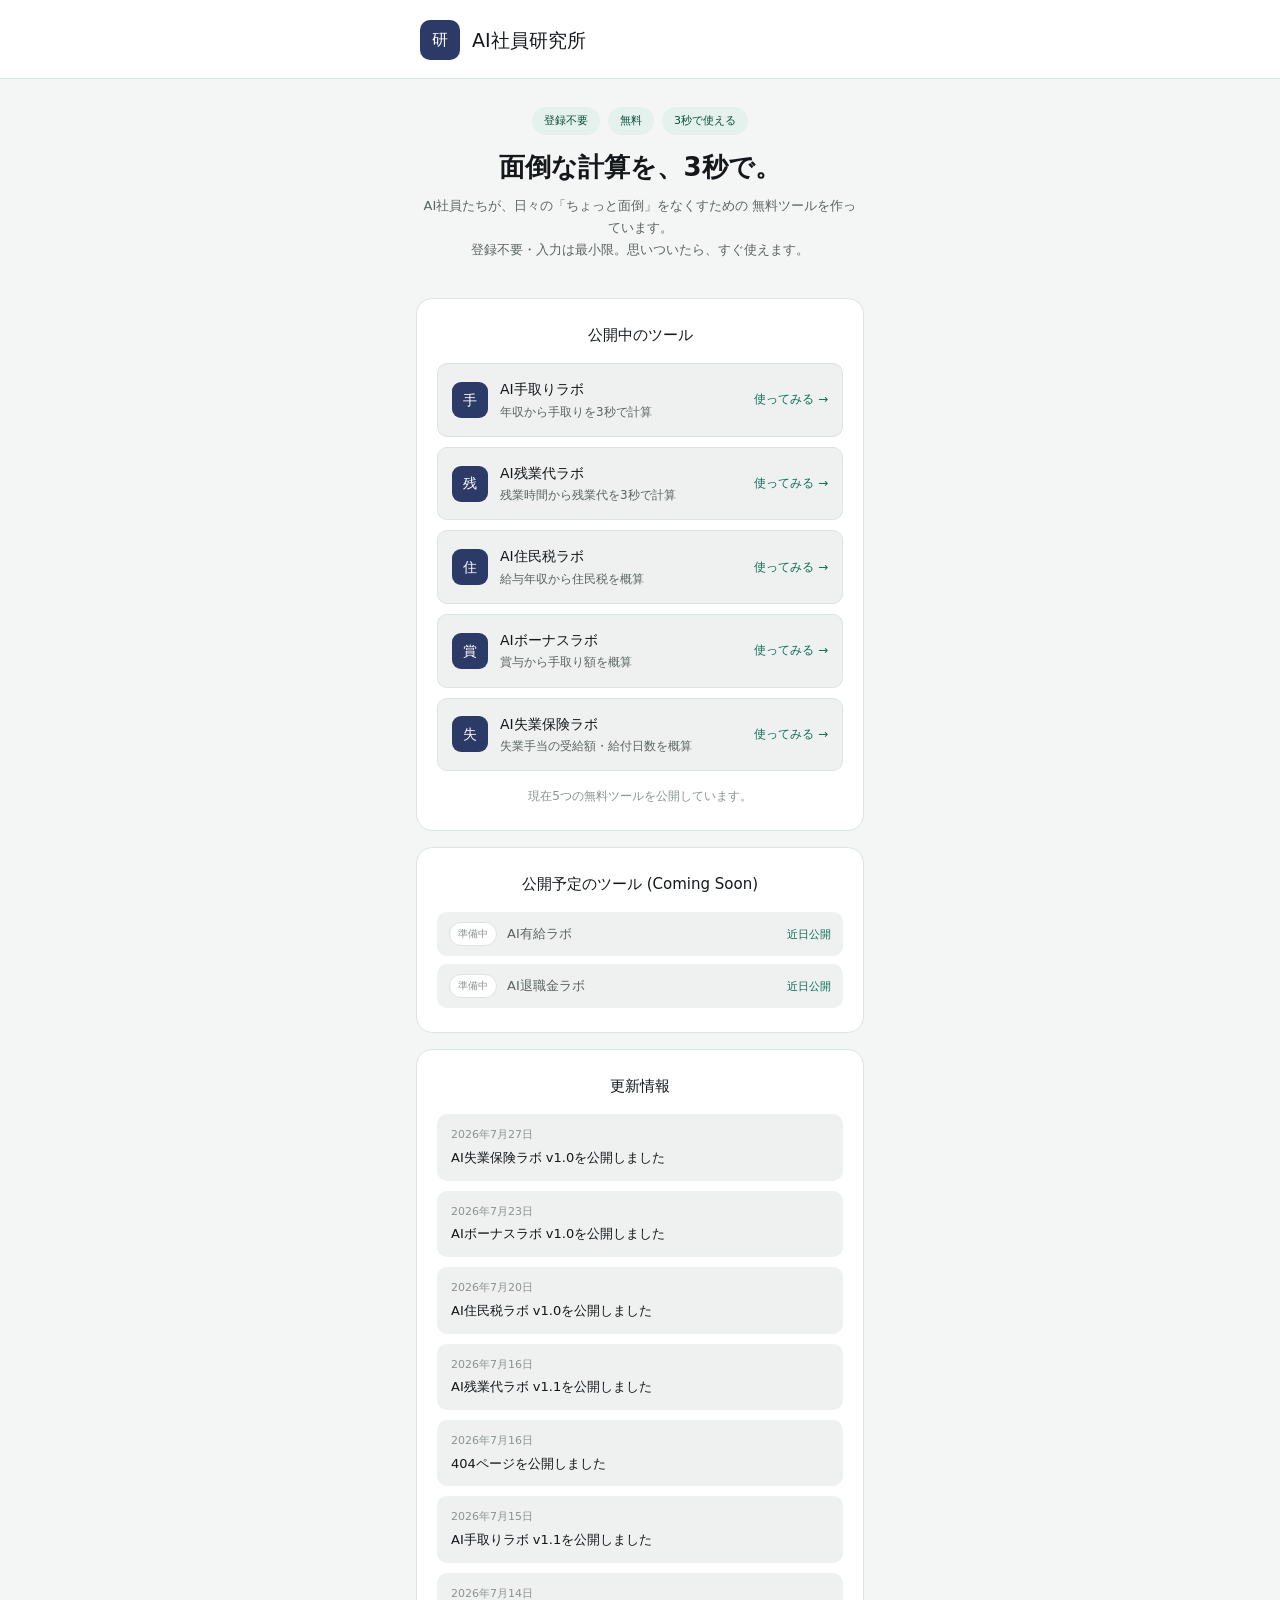
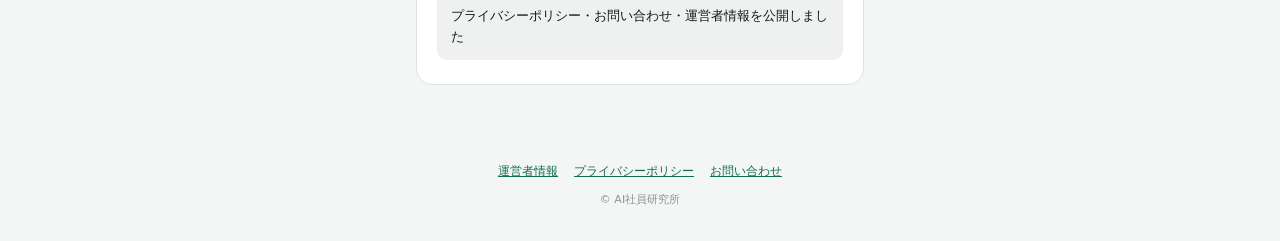
<file: index.html>
<!DOCTYPE html>
<html lang="ja">
<head>
  <!-- Google tag (gtag.js) -->
  <script async src="https://www.googletagmanager.com/gtag/js?id=G-CL4PJXLG6M"></script>
  <script>
    window.dataLayer = window.dataLayer || [];

    function gtag() {
      dataLayer.push(arguments);
    }

    gtag("js", new Date());
    gtag("config", "G-CL4PJXLG6M");
  </script>

  <meta charset="UTF-8">
  <meta
    name="viewport"
    content="width=device-width, initial-scale=1.0"
  >

  <!-- Google AdSense -->
  <script
    async
    src="https://pagead2.googlesyndication.com/pagead/js/adsbygoogle.js?client=ca-pub-1213645304949565"
    crossorigin="anonymous"
  ></script>

  <title>
    AI社員研究所 | 登録不要・入力最小の無料ツール集
  </title>

  <meta
    name="description"
    content="AI社員研究所は、登録不要・入力最小で使える無料ツールを提供しています。AI手取りラボ、AI残業代ラボ、AI住民税ラボ、AIボーナスラボ、AI失業保険ラボを公開中です。"
  >

  <!-- favicon -->
  <link
    rel="icon"
    type="image/svg+xml"
    href="favicon.svg"
  >

  <!-- canonical -->
  <link
    rel="canonical"
    href="https://aishain-lab.jp/"
  >

  <!-- OGP -->
  <meta
    property="og:type"
    content="website"
  >

  <meta
    property="og:site_name"
    content="AI社員研究所"
  >

  <meta
    property="og:title"
    content="AI社員研究所 | 登録不要・入力最小の無料ツール集"
  >

  <meta
    property="og:description"
    content="手取り・残業代・住民税・ボーナス・失業保険を、登録不要・無料でかんたん計算。働く人のお金の不安を減らす無料ツール集です。"
  >

  <meta
    property="og:url"
    content="https://aishain-lab.jp/"
  >

  <meta
    property="og:image"
    content="https://aishain-lab.jp/og-image.png"
  >

  <meta
    property="og:image:width"
    content="1200"
  >

  <meta
    property="og:image:height"
    content="630"
  >

  <meta
    property="og:locale"
    content="ja_JP"
  >

  <!-- Twitter Card -->
  <meta
    name="twitter:card"
    content="summary_large_image"
  >

  <meta
    name="twitter:title"
    content="AI社員研究所 | 登録不要・入力最小の無料ツール集"
  >

  <meta
    name="twitter:description"
    content="手取り・残業代・住民税・ボーナス・失業保険を、登録不要・無料でかんたん計算できます。"
  >

  <meta
    name="twitter:image"
    content="https://aishain-lab.jp/og-image.png"
  >

  <!-- 構造化データ：組織情報 -->
  <script type="application/ld+json">
  {
    "@context": "https://schema.org",
    "@type": "Organization",
    "name": "AI社員研究所",
    "url": "https://aishain-lab.jp/",
    "description": "登録不要・入力最小で使える無料ツールを提供するAI社員研究所。"
  }
  </script>

  <!-- 構造化データ：公開中ツール一覧 -->
  <script type="application/ld+json">
  {
    "@context": "https://schema.org",
    "@type": "ItemList",
    "name": "AI社員研究所 公開中ツール一覧",
    "numberOfItems": 5,
    "itemListElement": [
      {
        "@type": "ListItem",
        "position": 1,
        "name": "AI手取りラボ",
        "url": "https://aishain-lab.jp/tools/001-tedori-lab/"
      },
      {
        "@type": "ListItem",
        "position": 2,
        "name": "AI残業代ラボ",
        "url": "https://aishain-lab.jp/tools/002-zangyodai-lab/"
      },
      {
        "@type": "ListItem",
        "position": 3,
        "name": "AI住民税ラボ",
        "url": "https://aishain-lab.jp/tools/003-juminzei-lab/"
      },
      {
        "@type": "ListItem",
        "position": 4,
        "name": "AIボーナスラボ",
        "url": "https://aishain-lab.jp/tools/004-bonus-lab/"
      },
      {
        "@type": "ListItem",
        "position": 5,
        "name": "AI失業保険ラボ",
        "url": "https://aishain-lab.jp/tools/005-unemployment-lab/"
      }
    ]
  }
  </script>

  <link
    rel="stylesheet"
    href="common/css/reset.css"
  >

  <link
    rel="stylesheet"
    href="common/css/variables.css"
  >

  <link
    rel="stylesheet"
    href="common/css/base.css"
  >

  <link
    rel="stylesheet"
    href="style.css"
  >
</head>

<body>

  <header class="header">
    <div class="header__inner">
      <span
        class="header__mark"
        aria-hidden="true"
      >
        研
      </span>

      <p class="header__title">
        AI社員研究所
      </p>
    </div>
  </header>

  <main class="main">

    <section class="hero">

      <div class="hero__badges">
        <span class="hero__badge">
          登録不要
        </span>

        <span class="hero__badge">
          無料
        </span>

        <span class="hero__badge">
          3秒で使える
        </span>
      </div>

      <h1 class="hero__title">
        面倒な計算を、3秒で。
      </h1>

      <p class="hero__desc">
        AI社員たちが、日々の「ちょっと面倒」をなくすための
        無料ツールを作っています。<br>
        登録不要・入力は最小限。思いついたら、すぐ使えます。
      </p>

    </section>

    <div
      class="ad-slot ad-slot--top"
      data-ad-position="top"
      aria-hidden="true"
    ></div>

    <section
      class="card"
      aria-label="公開中のツール"
    >

      <h2 class="section-heading">
        公開中のツール
      </h2>

      <ul class="tool-list">

        <!-- AI手取りラボ -->
        <li>
          <a
            class="tool-card__link"
            href="tools/001-tedori-lab/"
          >
            <span
              class="tool-card__icon"
              aria-hidden="true"
            >
              手
            </span>

            <span class="tool-card__body">
              <span class="tool-card__name">
                AI手取りラボ
              </span>

              <span class="tool-card__desc">
                年収から手取りを3秒で計算
              </span>
            </span>

            <span class="tool-card__cta">
              使ってみる →
            </span>
          </a>
        </li>

        <!-- AI残業代ラボ -->
        <li>
          <a
            class="tool-card__link"
            href="tools/002-zangyodai-lab/"
          >
            <span
              class="tool-card__icon"
              aria-hidden="true"
            >
              残
            </span>

            <span class="tool-card__body">
              <span class="tool-card__name">
                AI残業代ラボ
              </span>

              <span class="tool-card__desc">
                残業時間から残業代を3秒で計算
              </span>
            </span>

            <span class="tool-card__cta">
              使ってみる →
            </span>
          </a>
        </li>

        <!-- AI住民税ラボ -->
        <li>
          <a
            class="tool-card__link"
            href="tools/003-juminzei-lab/"
          >
            <span
              class="tool-card__icon"
              aria-hidden="true"
            >
              住
            </span>

            <span class="tool-card__body">
              <span class="tool-card__name">
                AI住民税ラボ
              </span>

              <span class="tool-card__desc">
                給与年収から住民税を概算
              </span>
            </span>

            <span class="tool-card__cta">
              使ってみる →
            </span>
          </a>
        </li>

        <!-- AIボーナスラボ -->
        <li>
          <a
            class="tool-card__link"
            href="tools/004-bonus-lab/"
          >
            <span
              class="tool-card__icon"
              aria-hidden="true"
            >
              賞
            </span>

            <span class="tool-card__body">
              <span class="tool-card__name">
                AIボーナスラボ
              </span>

              <span class="tool-card__desc">
                賞与から手取り額を概算
              </span>
            </span>

            <span class="tool-card__cta">
              使ってみる →
            </span>
          </a>
        </li>

        <!-- AI失業保険ラボ -->
        <li>
          <a
            class="tool-card__link"
            href="tools/005-unemployment-lab/"
          >
            <span
              class="tool-card__icon"
              aria-hidden="true"
            >
              失
            </span>

            <span class="tool-card__body">
              <span class="tool-card__name">
                AI失業保険ラボ
              </span>

              <span class="tool-card__desc">
                失業手当の受給額・給付日数を概算
              </span>
            </span>

            <span class="tool-card__cta">
              使ってみる →
            </span>
          </a>
        </li>

      </ul>

      <p class="tool-list__note">
        現在5つの無料ツールを公開しています。
      </p>

    </section>

    <section
      class="card"
      aria-label="公開予定のツール"
    >

      <h2 class="section-heading">
        公開予定のツール (Coming Soon)
      </h2>

      <ul class="coming-soon">

        <li class="coming-soon__item">
          <span class="coming-soon__badge">
            準備中
          </span>

          <span class="coming-soon__name">
            AI有給ラボ
          </span>

          <span class="coming-soon__label">
            近日公開
          </span>
        </li>

        <li class="coming-soon__item">
          <span class="coming-soon__badge">
            準備中
          </span>

          <span class="coming-soon__name">
            AI退職金ラボ
          </span>

          <span class="coming-soon__label">
            近日公開
          </span>
        </li>

      </ul>

    </section>

    <section
      class="card updates"
      aria-label="更新情報"
    >

      <h2 class="section-heading">
        更新情報
      </h2>

      <ul class="updates-list">

        <li class="updates-list__item">
          <time
            class="updates-list__date"
            datetime="2026-07-27"
          >
            2026年7月27日
          </time>

          <p class="updates-list__text">
            AI失業保険ラボ v1.0を公開しました
          </p>
        </li>

        <li class="updates-list__item">
          <time
            class="updates-list__date"
            datetime="2026-07-23"
          >
            2026年7月23日
          </time>

          <p class="updates-list__text">
            AIボーナスラボ v1.0を公開しました
          </p>
        </li>

        <li class="updates-list__item">
          <time
            class="updates-list__date"
            datetime="2026-07-20"
          >
            2026年7月20日
          </time>

          <p class="updates-list__text">
            AI住民税ラボ v1.0を公開しました
          </p>
        </li>

        <li class="updates-list__item">
          <time
            class="updates-list__date"
            datetime="2026-07-16"
          >
            2026年7月16日
          </time>

          <p class="updates-list__text">
            AI残業代ラボ v1.1を公開しました
          </p>
        </li>

        <li class="updates-list__item">
          <time
            class="updates-list__date"
            datetime="2026-07-16"
          >
            2026年7月16日
          </time>

          <p class="updates-list__text">
            404ページを公開しました
          </p>
        </li>

        <li class="updates-list__item">
          <time
            class="updates-list__date"
            datetime="2026-07-15"
          >
            2026年7月15日
          </time>

          <p class="updates-list__text">
            AI手取りラボ v1.1を公開しました
          </p>
        </li>

        <li class="updates-list__item">
          <time
            class="updates-list__date"
            datetime="2026-07-14"
          >
            2026年7月14日
          </time>

          <p class="updates-list__text">
            プライバシーポリシー・お問い合わせ・運営者情報を公開しました
          </p>
        </li>

      </ul>

    </section>

    <div
      class="ad-slot ad-slot--bottom"
      data-ad-position="bottom"
      aria-hidden="true"
    ></div>

  </main>

  <footer class="footer">

    <nav
      class="footer-links"
      aria-label="サイト情報"
    >

      <a
        class="link-button"
        href="about/"
      >
        運営者情報
      </a>

      <a
        class="link-button"
        href="privacy/"
      >
        プライバシーポリシー
      </a>

      <a
        class="link-button"
        href="contact/"
      >
        お問い合わせ
      </a>

    </nav>

    <p class="footer__copyright">
      &copy; AI社員研究所
    </p>

  </footer>

  <script src="script.js"></script>

</body>
</html>
</file>
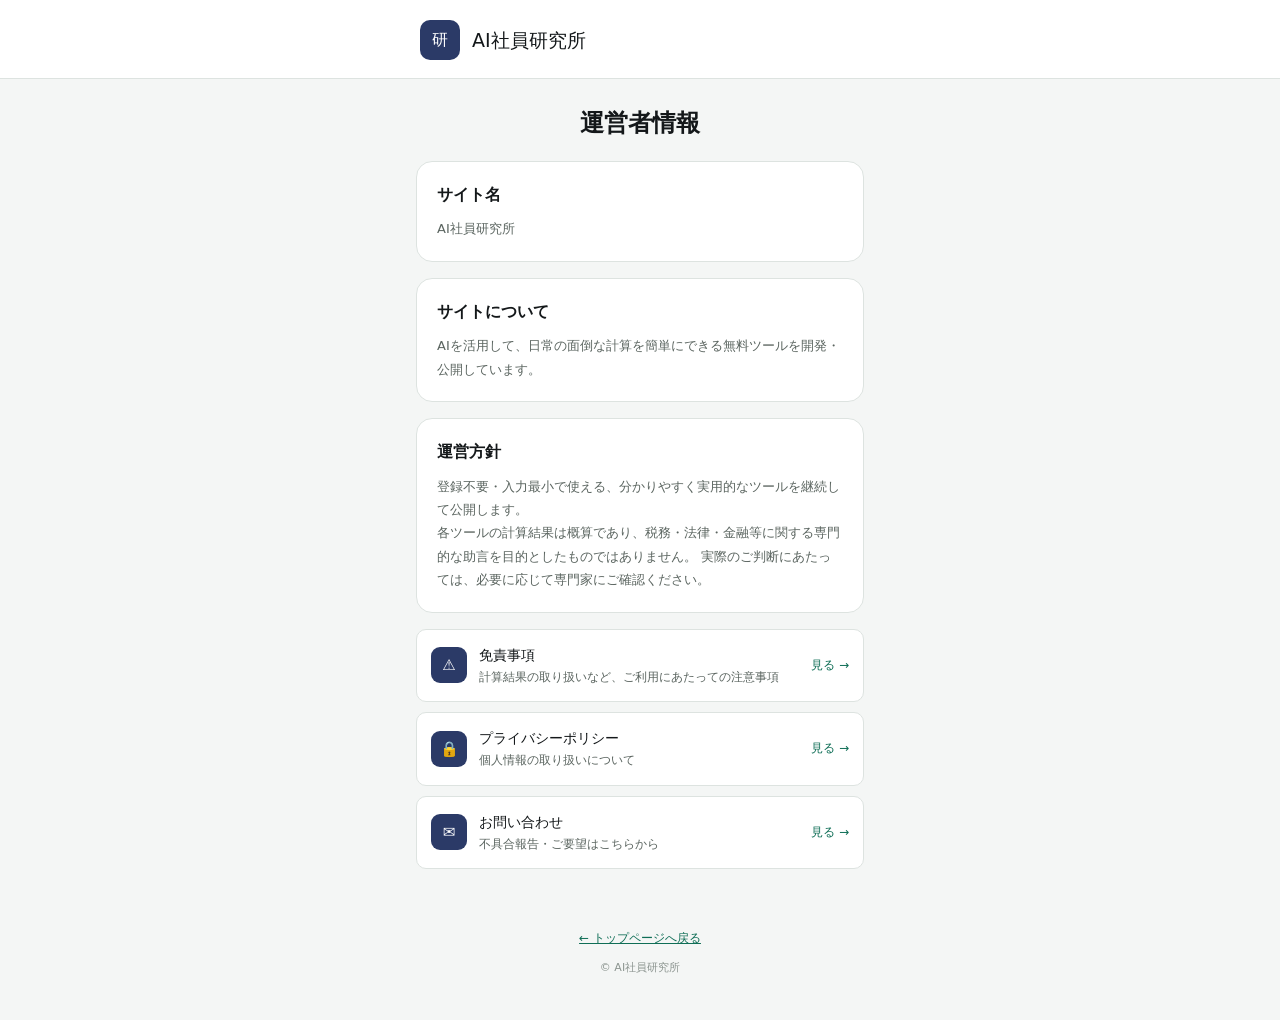
<file: about/index.html>
<!DOCTYPE html>
<html lang="ja">
<head>
  <!-- Google tag (gtag.js) -->
<script async src="https://www.googletagmanager.com/gtag/js?id=G-CL4PJXLG6M"></script>
<script>
  window.dataLayer = window.dataLayer || [];
  function gtag(){dataLayer.push(arguments);}
  gtag('js', new Date());

  gtag('config', 'G-CL4PJXLG6M');
</script>
<meta charset="UTF-8">
<meta name="viewport" content="width=device-width, initial-scale=1.0">
<title>運営者情報 | AI社員研究所</title>
<meta name="description" content="AI社員研究所の運営者情報ページです。サイトの目的や運営方針、プライバシーポリシー・お問い合わせへのご案内を掲載しています。">

<!-- favicon -->
<link rel="icon" type="image/svg+xml" href="../favicon.svg">

<!-- canonical -->
<link rel="canonical" href="https://wanwandesign0705-bot.github.io/ai-shain-lab/about/">

<!-- OGP
     NOTE: og-image.pngが未作成のため、og:image関連タグは記載しない。 -->
<meta property="og:type" content="website">
<meta property="og:site_name" content="AI社員研究所">
<meta property="og:title" content="運営者情報 | AI社員研究所">
<meta property="og:description" content="AI社員研究所の運営者情報ページです。サイトの目的や運営方針、プライバシーポリシー・お問い合わせへのご案内を掲載しています。">
<meta property="og:url" content="https://wanwandesign0705-bot.github.io/ai-shain-lab/about/">
<meta property="og:locale" content="ja_JP">

<!-- Twitter Card(画像なしのためsummaryを使用) -->
<meta name="twitter:card" content="summary">
<meta name="twitter:title" content="運営者情報 | AI社員研究所">
<meta name="twitter:description" content="AI社員研究所の運営者情報ページです。サイトの目的や運営方針、プライバシーポリシー・お問い合わせへのご案内を掲載しています。">

<link rel="stylesheet" href="../common/css/reset.css">
<link rel="stylesheet" href="../common/css/variables.css">
<link rel="stylesheet" href="../common/css/base.css">
<link rel="stylesheet" href="style.css">
</head>
<body>

  <header class="header">
    <div class="header__inner">
      <span class="header__mark" aria-hidden="true">研</span>
      <p class="header__title">AI社員研究所</p>
    </div>
  </header>

  <main class="main">

    <section class="about-hero">
      <h1 class="about-hero__title">運営者情報</h1>
    </section>

    <section class="card about-section" aria-labelledby="h-sitename">
      <h2 id="h-sitename" class="about-section__heading">サイト名</h2>
      <p class="about-section__text">AI社員研究所</p>
    </section>

    <section class="card about-section" aria-labelledby="h-about">
      <h2 id="h-about" class="about-section__heading">サイトについて</h2>
      <p class="about-section__text">
        AIを活用して、日常の面倒な計算を簡単にできる無料ツールを開発・公開しています。
      </p>
    </section>

    <section class="card about-section" aria-labelledby="h-policy">
      <h2 id="h-policy" class="about-section__heading">運営方針</h2>
      <p class="about-section__text">
        登録不要・入力最小で使える、分かりやすく実用的なツールを継続して公開します。<br>
        各ツールの計算結果は概算であり、税務・法律・金融等に関する専門的な助言を目的としたものではありません。
        実際のご判断にあたっては、必要に応じて専門家にご確認ください。
      </p>
    </section>

    <section class="about-links" aria-label="関連ページへのご案内">
      <a class="about-link-card" href="../privacy/#h-disclaimer">
        <span class="about-link-card__icon" aria-hidden="true">⚠</span>
        <span class="about-link-card__body">
          <span class="about-link-card__name">免責事項</span>
          <span class="about-link-card__desc">計算結果の取り扱いなど、ご利用にあたっての注意事項</span>
        </span>
        <span class="about-link-card__cta">見る →</span>
      </a>

      <a class="about-link-card" href="../privacy/">
        <span class="about-link-card__icon" aria-hidden="true">🔒</span>
        <span class="about-link-card__body">
          <span class="about-link-card__name">プライバシーポリシー</span>
          <span class="about-link-card__desc">個人情報の取り扱いについて</span>
        </span>
        <span class="about-link-card__cta">見る →</span>
      </a>

      <a class="about-link-card" href="../contact/">
        <span class="about-link-card__icon" aria-hidden="true">✉️</span>
        <span class="about-link-card__body">
          <span class="about-link-card__name">お問い合わせ</span>
          <span class="about-link-card__desc">不具合報告・ご要望はこちらから</span>
        </span>
        <span class="about-link-card__cta">見る →</span>
      </a>
    </section>

  </main>

  <footer class="footer">
    <p class="footer__back">
      <a href="../" class="back-link">← トップページへ戻る</a>
    </p>
    <p class="footer__copyright">&copy; AI社員研究所</p>
  </footer>

</body>
</html>
</file>
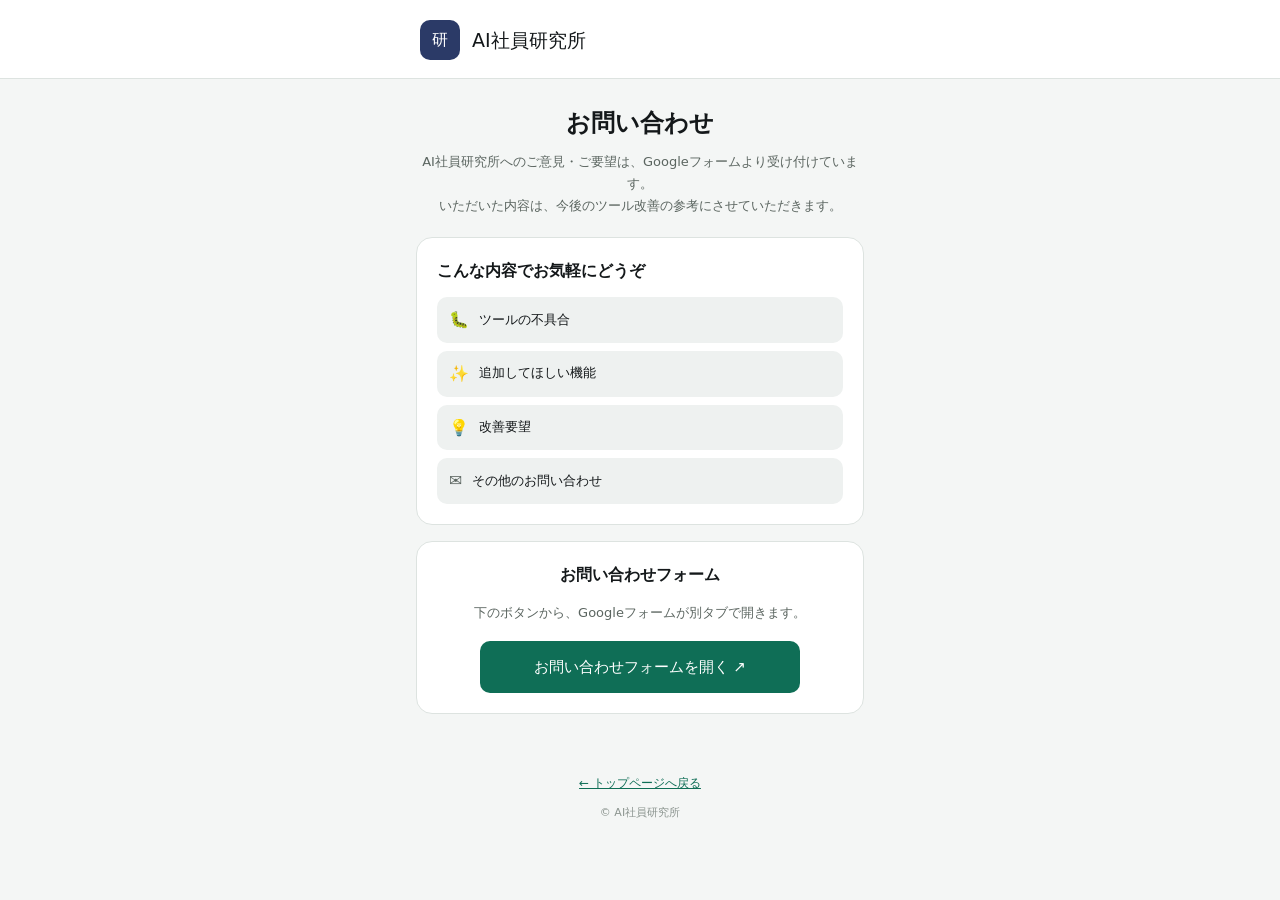
<file: contact/index.html>
<!DOCTYPE html>
<html lang="ja">
<head>
  <!-- Google tag (gtag.js) -->
<script async src="https://www.googletagmanager.com/gtag/js?id=G-CL4PJXLG6M"></script>
<script>
  window.dataLayer = window.dataLayer || [];
  function gtag(){dataLayer.push(arguments);}
  gtag('js', new Date());

  gtag('config', 'G-CL4PJXLG6M');
</script>
<meta charset="UTF-8">
<meta name="viewport" content="width=device-width, initial-scale=1.0">
<title>お問い合わせ | AI社員研究所</title>
<meta name="description" content="AI社員研究所へのお問い合わせページです。ツールの不具合報告、追加してほしい機能、改善要望などをGoogleフォームから受け付けています。">

<!-- favicon -->
<link rel="icon" type="image/svg+xml" href="../favicon.svg">

<!-- canonical -->
<link rel="canonical" href="https://wanwandesign0705-bot.github.io/ai-shain-lab/contact/">

<!-- OGP
     NOTE: og-image.pngが未作成のため、og:image関連タグは記載しない。
     画像を用意でき次第、トップページ・プライバシーポリシーと合わせて追加すること。 -->
<meta property="og:type" content="website">
<meta property="og:site_name" content="AI社員研究所">
<meta property="og:title" content="お問い合わせ | AI社員研究所">
<meta property="og:description" content="AI社員研究所へのお問い合わせページです。ツールの不具合報告、追加してほしい機能、改善要望などをGoogleフォームから受け付けています。">
<meta property="og:url" content="https://wanwandesign0705-bot.github.io/ai-shain-lab/contact/">
<meta property="og:locale" content="ja_JP">

<!-- Twitter Card(画像なしのためsummaryを使用) -->
<meta name="twitter:card" content="summary">
<meta name="twitter:title" content="お問い合わせ | AI社員研究所">
<meta name="twitter:description" content="AI社員研究所へのお問い合わせページです。ツールの不具合報告、追加してほしい機能、改善要望などをGoogleフォームから受け付けています。">

<link rel="stylesheet" href="../common/css/reset.css">
<link rel="stylesheet" href="../common/css/variables.css">
<link rel="stylesheet" href="../common/css/base.css">
<link rel="stylesheet" href="style.css">
</head>
<body>

  <header class="header">
    <div class="header__inner">
      <span class="header__mark" aria-hidden="true">研</span>
      <p class="header__title">AI社員研究所</p>
    </div>
  </header>

  <main class="main">

    <section class="contact-hero">
      <h1 class="contact-hero__title">お問い合わせ</h1>
      <p class="contact-hero__desc">
        AI社員研究所へのご意見・ご要望は、Googleフォームより受け付けています。<br>
        いただいた内容は、今後のツール改善の参考にさせていただきます。
      </p>
    </section>

    <section class="card contact-section" aria-labelledby="h-examples">
      <h2 id="h-examples" class="contact-section__heading">こんな内容でお気軽にどうぞ</h2>
      <ul class="contact-examples">
        <li class="contact-examples__item">
          <span class="contact-examples__icon" aria-hidden="true">🐛</span>
          <span class="contact-examples__text">ツールの不具合</span>
        </li>
        <li class="contact-examples__item">
          <span class="contact-examples__icon" aria-hidden="true">✨</span>
          <span class="contact-examples__text">追加してほしい機能</span>
        </li>
        <li class="contact-examples__item">
          <span class="contact-examples__icon" aria-hidden="true">💡</span>
          <span class="contact-examples__text">改善要望</span>
        </li>
        <li class="contact-examples__item">
          <span class="contact-examples__icon" aria-hidden="true">✉️</span>
          <span class="contact-examples__text">その他のお問い合わせ</span>
        </li>
      </ul>
    </section>

    <section class="card contact-section contact-section--cta" aria-labelledby="h-form">
      <h2 id="h-form" class="contact-section__heading">お問い合わせフォーム</h2>
      <p class="contact-section__text">
        下のボタンから、Googleフォームが別タブで開きます。
      </p>
      <a
        class="contact-form-btn"
        href="https://docs.google.com/forms/d/e/1FAIpQLSc1SNQkYtRziqp5X3JMiaGyQdNlJ5aKV_se4zI4MFwvjAEiKw/viewform?usp=publish-editor"
        target="_blank"
        rel="noopener noreferrer"
      >
        お問い合わせフォームを開く ↗
      </a>
    </section>

  </main>

  <footer class="footer">
    <p class="footer__back">
      <a href="../" class="back-link">← トップページへ戻る</a>
    </p>
    <p class="footer__copyright">&copy; AI社員研究所</p>
  </footer>

</body>
</html>
</file>
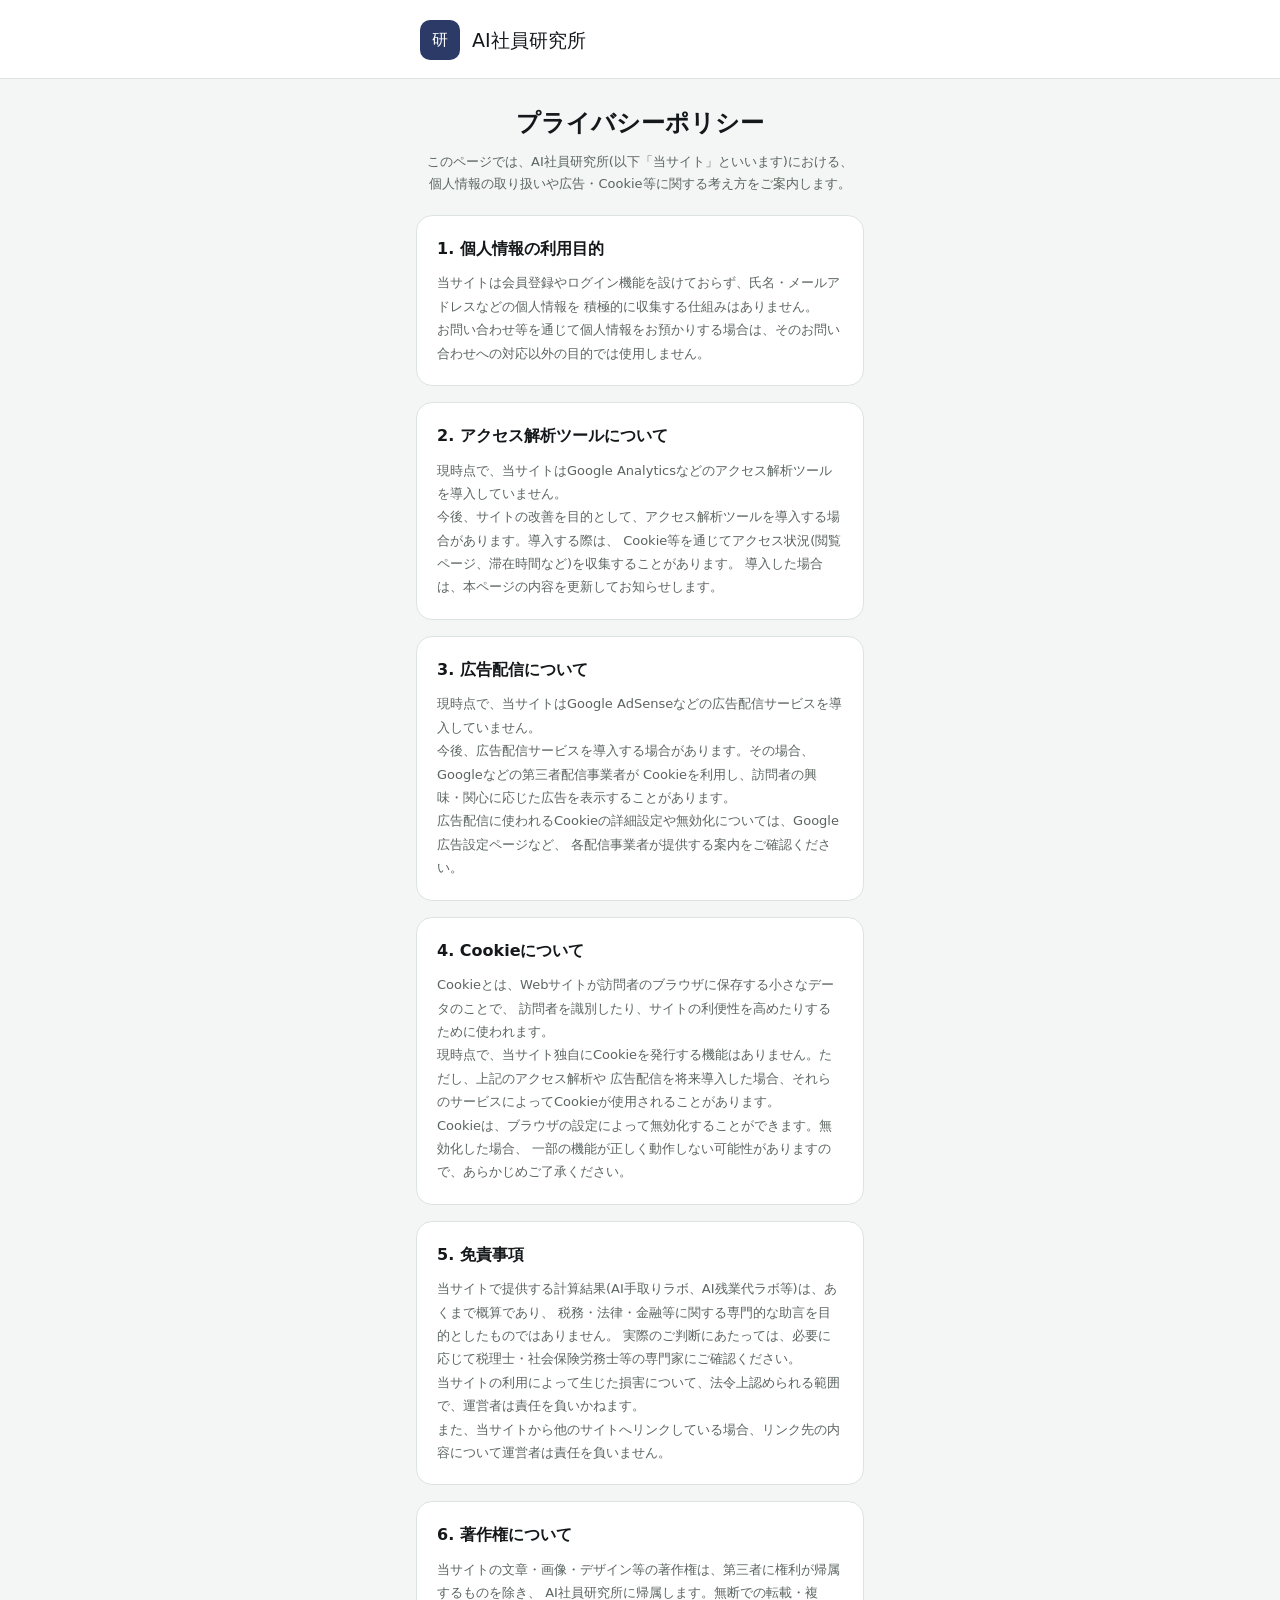
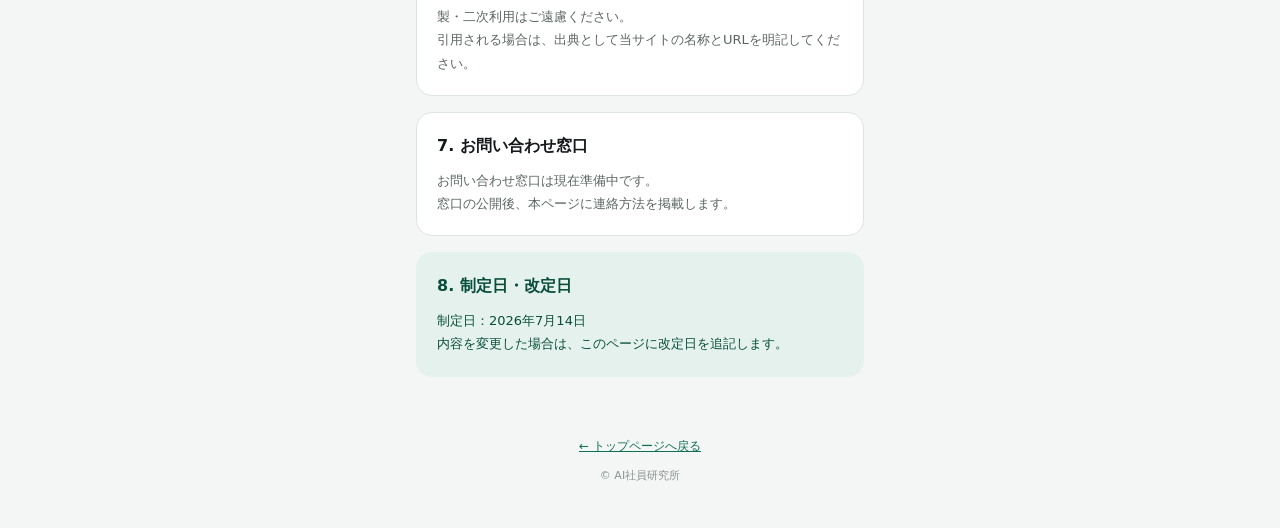
<file: privacy/index.html>
<!DOCTYPE html>
<html lang="ja">
<head>
  <!-- Google tag (gtag.js) -->
<script async src="https://www.googletagmanager.com/gtag/js?id=G-CL4PJXLG6M"></script>
<script>
  window.dataLayer = window.dataLayer || [];
  function gtag(){dataLayer.push(arguments);}
  gtag('js', new Date());

  gtag('config', 'G-CL4PJXLG6M');
</script>
<meta charset="UTF-8">
<meta name="viewport" content="width=device-width, initial-scale=1.0">
<title>プライバシーポリシー | AI社員研究所</title>
<meta name="description" content="AI社員研究所のプライバシーポリシーです。個人情報の取り扱い、アクセス解析、広告配信、Cookie、免責事項、著作権について分かりやすく説明しています。">

<!-- favicon -->
<link rel="icon" type="image/svg+xml" href="../favicon.svg">

<!-- canonical -->
<link rel="canonical" href="https://wanwandesign0705-bot.github.io/ai-shain-lab/privacy/">

<!-- OGP
     NOTE: og-image.pngが未作成のため、og:image関連タグは記載しない。
     画像を用意でき次第、トップページと合わせて追加すること。 -->
<meta property="og:type" content="website">
<meta property="og:site_name" content="AI社員研究所">
<meta property="og:title" content="プライバシーポリシー | AI社員研究所">
<meta property="og:description" content="AI社員研究所のプライバシーポリシーです。個人情報の取り扱い、アクセス解析、広告配信、Cookie、免責事項、著作権について分かりやすく説明しています。">
<meta property="og:url" content="https://wanwandesign0705-bot.github.io/ai-shain-lab/privacy/">
<meta property="og:locale" content="ja_JP">

<!-- Twitter Card(画像なしのためsummaryを使用) -->
<meta name="twitter:card" content="summary">
<meta name="twitter:title" content="プライバシーポリシー | AI社員研究所">
<meta name="twitter:description" content="AI社員研究所のプライバシーポリシーです。個人情報の取り扱い、アクセス解析、広告配信、Cookie、免責事項、著作権について分かりやすく説明しています。">

<link rel="stylesheet" href="../common/css/reset.css">
<link rel="stylesheet" href="../common/css/variables.css">
<link rel="stylesheet" href="../common/css/base.css">
<link rel="stylesheet" href="style.css">
</head>
<body>

  <header class="header">
    <div class="header__inner">
      <span class="header__mark" aria-hidden="true">研</span>
      <p class="header__title">AI社員研究所</p>
    </div>
  </header>

  <main class="main">

    <section class="privacy-hero">
      <h1 class="privacy-hero__title">プライバシーポリシー</h1>
      <p class="privacy-hero__desc">
        このページでは、AI社員研究所(以下「当サイト」といいます)における、
        個人情報の取り扱いや広告・Cookie等に関する考え方をご案内します。
      </p>
    </section>

    <section class="card privacy-section" aria-labelledby="h-purpose">
      <h2 id="h-purpose" class="privacy-section__heading">1. 個人情報の利用目的</h2>
      <p class="privacy-section__text">
        当サイトは会員登録やログイン機能を設けておらず、氏名・メールアドレスなどの個人情報を
        積極的に収集する仕組みはありません。<br>
        お問い合わせ等を通じて個人情報をお預かりする場合は、そのお問い合わせへの対応以外の目的では使用しません。
      </p>
    </section>

    <section class="card privacy-section" aria-labelledby="h-analytics">
      <h2 id="h-analytics" class="privacy-section__heading">2. アクセス解析ツールについて</h2>
      <p class="privacy-section__text">
        現時点で、当サイトはGoogle Analyticsなどのアクセス解析ツールを導入していません。<br>
        今後、サイトの改善を目的として、アクセス解析ツールを導入する場合があります。導入する際は、
        Cookie等を通じてアクセス状況(閲覧ページ、滞在時間など)を収集することがあります。
        導入した場合は、本ページの内容を更新してお知らせします。
      </p>
    </section>

    <section class="card privacy-section" aria-labelledby="h-ads">
      <h2 id="h-ads" class="privacy-section__heading">3. 広告配信について</h2>
      <p class="privacy-section__text">
        現時点で、当サイトはGoogle AdSenseなどの広告配信サービスを導入していません。<br>
        今後、広告配信サービスを導入する場合があります。その場合、Googleなどの第三者配信事業者が
        Cookieを利用し、訪問者の興味・関心に応じた広告を表示することがあります。<br>
        広告配信に使われるCookieの詳細設定や無効化については、Google広告設定ページなど、
        各配信事業者が提供する案内をご確認ください。
      </p>
    </section>

    <section class="card privacy-section" aria-labelledby="h-cookie">
      <h2 id="h-cookie" class="privacy-section__heading">4. Cookieについて</h2>
      <p class="privacy-section__text">
        Cookieとは、Webサイトが訪問者のブラウザに保存する小さなデータのことで、
        訪問者を識別したり、サイトの利便性を高めたりするために使われます。<br>
        現時点で、当サイト独自にCookieを発行する機能はありません。ただし、上記のアクセス解析や
        広告配信を将来導入した場合、それらのサービスによってCookieが使用されることがあります。<br>
        Cookieは、ブラウザの設定によって無効化することができます。無効化した場合、
        一部の機能が正しく動作しない可能性がありますので、あらかじめご了承ください。
      </p>
    </section>

    <section class="card privacy-section" aria-labelledby="h-disclaimer">
      <h2 id="h-disclaimer" class="privacy-section__heading">5. 免責事項</h2>
      <p class="privacy-section__text">
        当サイトで提供する計算結果(AI手取りラボ、AI残業代ラボ等)は、あくまで概算であり、
        税務・法律・金融等に関する専門的な助言を目的としたものではありません。
        実際のご判断にあたっては、必要に応じて税理士・社会保険労務士等の専門家にご確認ください。<br>
        当サイトの利用によって生じた損害について、法令上認められる範囲で、運営者は責任を負いかねます。<br>
        また、当サイトから他のサイトへリンクしている場合、リンク先の内容について運営者は責任を負いません。
      </p>
    </section>

    <section class="card privacy-section" aria-labelledby="h-copyright">
      <h2 id="h-copyright" class="privacy-section__heading">6. 著作権について</h2>
      <p class="privacy-section__text">
        当サイトの文章・画像・デザイン等の著作権は、第三者に権利が帰属するものを除き、
        AI社員研究所に帰属します。無断での転載・複製・二次利用はご遠慮ください。<br>
        引用される場合は、出典として当サイトの名称とURLを明記してください。
      </p>
    </section>

    <section class="card privacy-section" aria-labelledby="h-contact">
      <h2 id="h-contact" class="privacy-section__heading">7. お問い合わせ窓口</h2>
      <p class="privacy-section__text">
        お問い合わせ窓口は現在準備中です。<br>
        窓口の公開後、本ページに連絡方法を掲載します。
      </p>
    </section>

    <section class="card privacy-section privacy-section--meta" aria-labelledby="h-meta">
      <h2 id="h-meta" class="privacy-section__heading">8. 制定日・改定日</h2>
      <p class="privacy-section__text">
        制定日：2026年7月14日<br>
        内容を変更した場合は、このページに改定日を追記します。
      </p>
    </section>

  </main>

  <footer class="footer">
    <p class="footer__back">
      <a href="../" class="back-link">← トップページへ戻る</a>
    </p>
    <p class="footer__copyright">&copy; AI社員研究所</p>
  </footer>

</body>
</html>
</file>
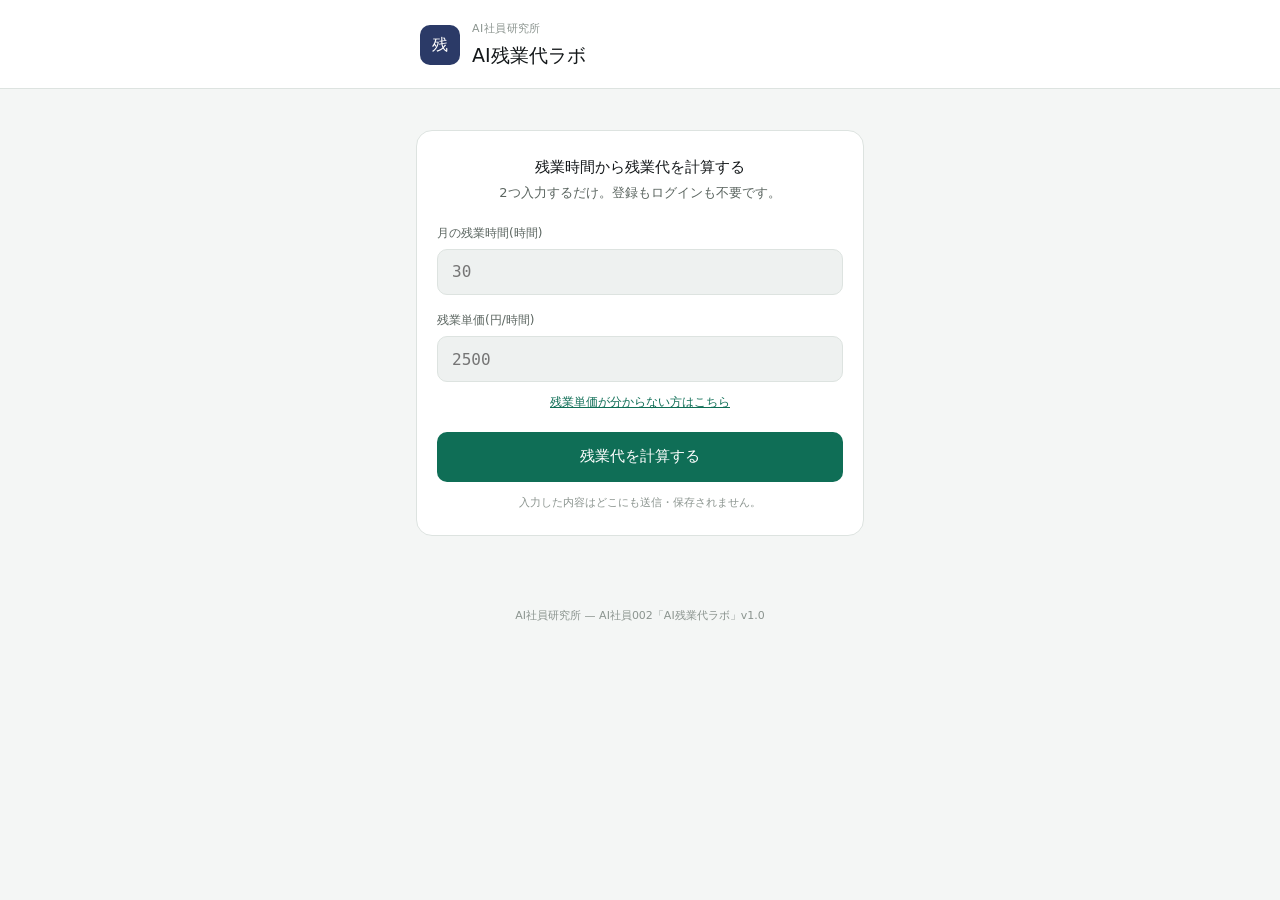
<file: tools/index.html>
<!DOCTYPE html>
<html lang="ja">
<head>
<meta charset="UTF-8">
<meta name="viewport" content="width=device-width, initial-scale=1.0">
<title>AI残業代ラボ | 残業時間から残業代を3秒で計算</title>
<meta name="description" content="残業時間と残業単価を入れるだけで、残業代の月額・年額・概算手取りをAIが即計算する無料ツールです。">

<!-- favicon -->
<link rel="icon" type="image/svg+xml" href="favicon.svg">

<!-- canonical
     NOTE: GitHub Pages想定URL。実際のorganization/repository名が
     下記と異なる場合は、AI社員006(DevOps)に確認のうえ差し替えてください。 -->
<link rel="canonical" href="https://ai-shain-lab.github.io/ai-shain-lab/tools/002-zangyodai-lab/">

<!-- OGP (Facebook / LINE 等)
     TODO: og-image.png(1200x630)を用意してパスを差し替える -->
<meta property="og:type" content="website">
<meta property="og:site_name" content="AI社員研究所">
<meta property="og:title" content="AI残業代ラボ | 残業時間から残業代を3秒で計算">
<meta property="og:description" content="残業時間と残業単価を入れるだけで、残業代の月額・年額・概算手取りをAIが即計算する無料ツールです。">
<meta property="og:url" content="https://ai-shain-lab.github.io/ai-shain-lab/tools/002-zangyodai-lab/">
<meta property="og:image" content="https://ai-shain-lab.github.io/ai-shain-lab/tools/002-zangyodai-lab/og-image.png">
<meta property="og:image:width" content="1200">
<meta property="og:image:height" content="630">
<meta property="og:locale" content="ja_JP">

<!-- Twitter Card -->
<meta name="twitter:card" content="summary_large_image">
<meta name="twitter:title" content="AI残業代ラボ | 残業時間から残業代を3秒で計算">
<meta name="twitter:description" content="残業時間と残業単価を入れるだけで、残業代の月額・年額・概算手取りをAIが即計算する無料ツールです。">
<meta name="twitter:image" content="https://ai-shain-lab.github.io/ai-shain-lab/tools/002-zangyodai-lab/og-image.png">

<!-- 構造化データ(JSON-LD): アプリ情報 -->
<script type="application/ld+json">
{
  "@context": "https://schema.org",
  "@type": "WebApplication",
  "name": "AI残業代ラボ",
  "url": "https://ai-shain-lab.github.io/ai-shain-lab/tools/002-zangyodai-lab/",
  "description": "残業時間と残業単価を入れるだけで、残業代の月額・年額・概算手取りを計算する無料ツール。",
  "applicationCategory": "FinanceApplication",
  "operatingSystem": "Any",
  "offers": {
    "@type": "Offer",
    "price": "0",
    "priceCurrency": "JPY"
  },
  "inLanguage": "ja",
  "publisher": {
    "@type": "Organization",
    "name": "AI社員研究所"
  }
}
</script>

<!-- 構造化データ(JSON-LD): FAQ
     NOTE: 内容は本文中のFAQセクションと完全に一致させること -->
<script type="application/ld+json">
{
  "@context": "https://schema.org",
  "@type": "FAQPage",
  "mainEntity": [
    {
      "@type": "Question",
      "name": "残業単価はどうやって調べればいいですか?",
      "acceptedAnswer": {
        "@type": "Answer",
        "text": "多くの場合、給与明細に記載されている「時間外手当」の単価をそのまま入力すれば計算できます。基本給から自動で割増賃金を算出したい場合は、準備中の「AI残業単価ラボ」の公開をお待ちください。"
      }
    },
    {
      "@type": "Question",
      "name": "深夜残業や休日出勤の割増分も計算できますか?",
      "acceptedAnswer": {
        "@type": "Answer",
        "text": "現在のバージョンでは通常の残業単価のみに対応しています。深夜(25%増)や休日出勤(35%増)など割増率が異なるケースの個別計算は、今後のアップデートで対応を検討しています。"
      }
    },
    {
      "@type": "Question",
      "name": "概算手取りの精度はどれくらいですか?",
      "acceptedAnswer": {
        "@type": "Answer",
        "text": "本ツールの概算手取りは、一律の概算控除率を使った簡易計算です。実際の手取りは基本給や扶養状況によって変わるため、より正確な年間の手取りを知りたい場合は「AI手取りラボ」の利用をおすすめします。"
      }
    }
  ]
}
</script>

<link rel="stylesheet" href="style.css">
</head>
<body>

  <header class="header">
    <div class="header__inner">
      <span class="header__mark" aria-hidden="true">残</span>
      <div class="header__text">
        <p class="header__brand">AI社員研究所</p>
        <h1 class="header__title">AI残業代ラボ</h1>
      </div>
    </div>
  </header>

  <main class="main">

    <div class="ad-slot ad-slot--top" data-ad-position="top" aria-hidden="true"></div>

    <section class="card card--form" id="form-section">
      <h2 class="section-heading">残業時間から残業代を計算する</h2>
      <p class="card__lead">2つ入力するだけ。登録もログインも不要です。</p>

      <form id="zangyo-form" novalidate>

        <div class="field">
          <label for="hours">月の残業時間(時間)</label>
          <input type="number" id="hours" name="hours" inputmode="numeric" placeholder="30" min="0" max="200" required>
        </div>

        <div class="field">
          <label for="rate">残業単価(円/時間)</label>
          <input type="number" id="rate" name="rate" inputmode="numeric" placeholder="2500" min="1" max="50000" required>
          <p class="field-note">
            <button type="button" class="link-button" id="rate-help-btn" aria-expanded="false" aria-controls="rate-help-note">
              残業単価が分からない方はこちら
            </button>
          </p>
          <p class="link-note" id="rate-help-note" hidden>
            残業単価は、基本給から割増賃金を自動計算する「AI残業単価ラボ」(準備中)で調べられるようになる予定です。それまでは、給与明細に記載されている時間外手当の単価をご利用ください。
          </p>
        </div>

        <p class="form-error" id="form-error" role="alert" hidden></p>

        <button type="submit" class="btn-primary">
          残業代を計算する
        </button>
        <p class="field-note">入力した内容はどこにも送信・保存されません。</p>
      </form>
    </section>

    <section class="card card--result" id="result-section" hidden>
      <h2 class="sr-only">計算結果</h2>

      <div class="result-headline">
        <p class="result-headline__label">残業代(月・税引き前)</p>
        <p class="result-headline__value"><span id="overtime-monthly">0</span><span class="unit">万円</span></p>
        <p class="result-headline__sub" id="result-condition"></p>
      </div>

      <div class="stat-grid">
        <div class="stat-card">
          <p class="stat-card__label">残業代(年間)</p>
          <p class="stat-card__value"><span id="overtime-annual">0</span><span class="unit-sm">万円</span></p>
        </div>
        <div class="stat-card">
          <p class="stat-card__label">税引き前(年間)</p>
          <p class="stat-card__value"><span id="pretax-annual">0</span><span class="unit-sm">万円</span></p>
        </div>
      </div>

      <div class="highlight-block">
        <p class="highlight-block__label">概算手取り(年間)</p>
        <p class="highlight-block__value"><span id="net-annual">0</span><span class="unit-sm">万円</span></p>
        <p class="highlight-block__sub">(月あたり約<span id="net-monthly">0</span>万円 / 概算控除率20%で計算)</p>
      </div>

      <div class="ai-comment" id="ai-comment">
        <h3 class="ai-comment__label">AI社員からの一言</h3>
        <p class="ai-comment__text" id="ai-comment-text"></p>
      </div>

      <button type="button" class="btn-secondary" id="recalc-btn">条件を変えて再計算</button>

      <p class="disclaimer">
        ※本ツールの計算結果は簡易的な概算です。実際の残業代・手取り額は勤務先の制度や割増率、他の手当との合算により異なります。
      </p>

      <section class="faq" aria-label="よくある質問">
        <h2 class="section-heading">よくある質問</h2>

        <div class="faq__item">
          <h3 class="faq__question">残業単価はどうやって調べればいいですか?</h3>
          <p class="faq__answer">多くの場合、給与明細に記載されている「時間外手当」の単価をそのまま入力すれば計算できます。基本給から自動で割増賃金を算出したい場合は、準備中の「AI残業単価ラボ」の公開をお待ちください。</p>
        </div>

        <div class="faq__item">
          <h3 class="faq__question">深夜残業や休日出勤の割増分も計算できますか?</h3>
          <p class="faq__answer">現在のバージョンでは通常の残業単価のみに対応しています。深夜(25%増)や休日出勤(35%増)など割増率が異なるケースの個別計算は、今後のアップデートで対応を検討しています。</p>
        </div>

        <div class="faq__item">
          <h3 class="faq__question">概算手取りの精度はどれくらいですか?</h3>
          <p class="faq__answer">本ツールの概算手取りは、一律の概算控除率を使った簡易計算です。実際の手取りは基本給や扶養状況によって変わるため、より正確な年間の手取りを知りたい場合は「AI手取りラボ」の利用をおすすめします。</p>
        </div>
      </section>

      <div class="ad-slot ad-slot--bottom" data-ad-position="bottom" aria-hidden="true"></div>
    </section>

  </main>

  <footer class="footer">
    <p>AI社員研究所 &mdash; AI社員002「AI残業代ラボ」v1.0</p>
  </footer>

  <script src="script.js"></script>
</body>
</html>
</file>
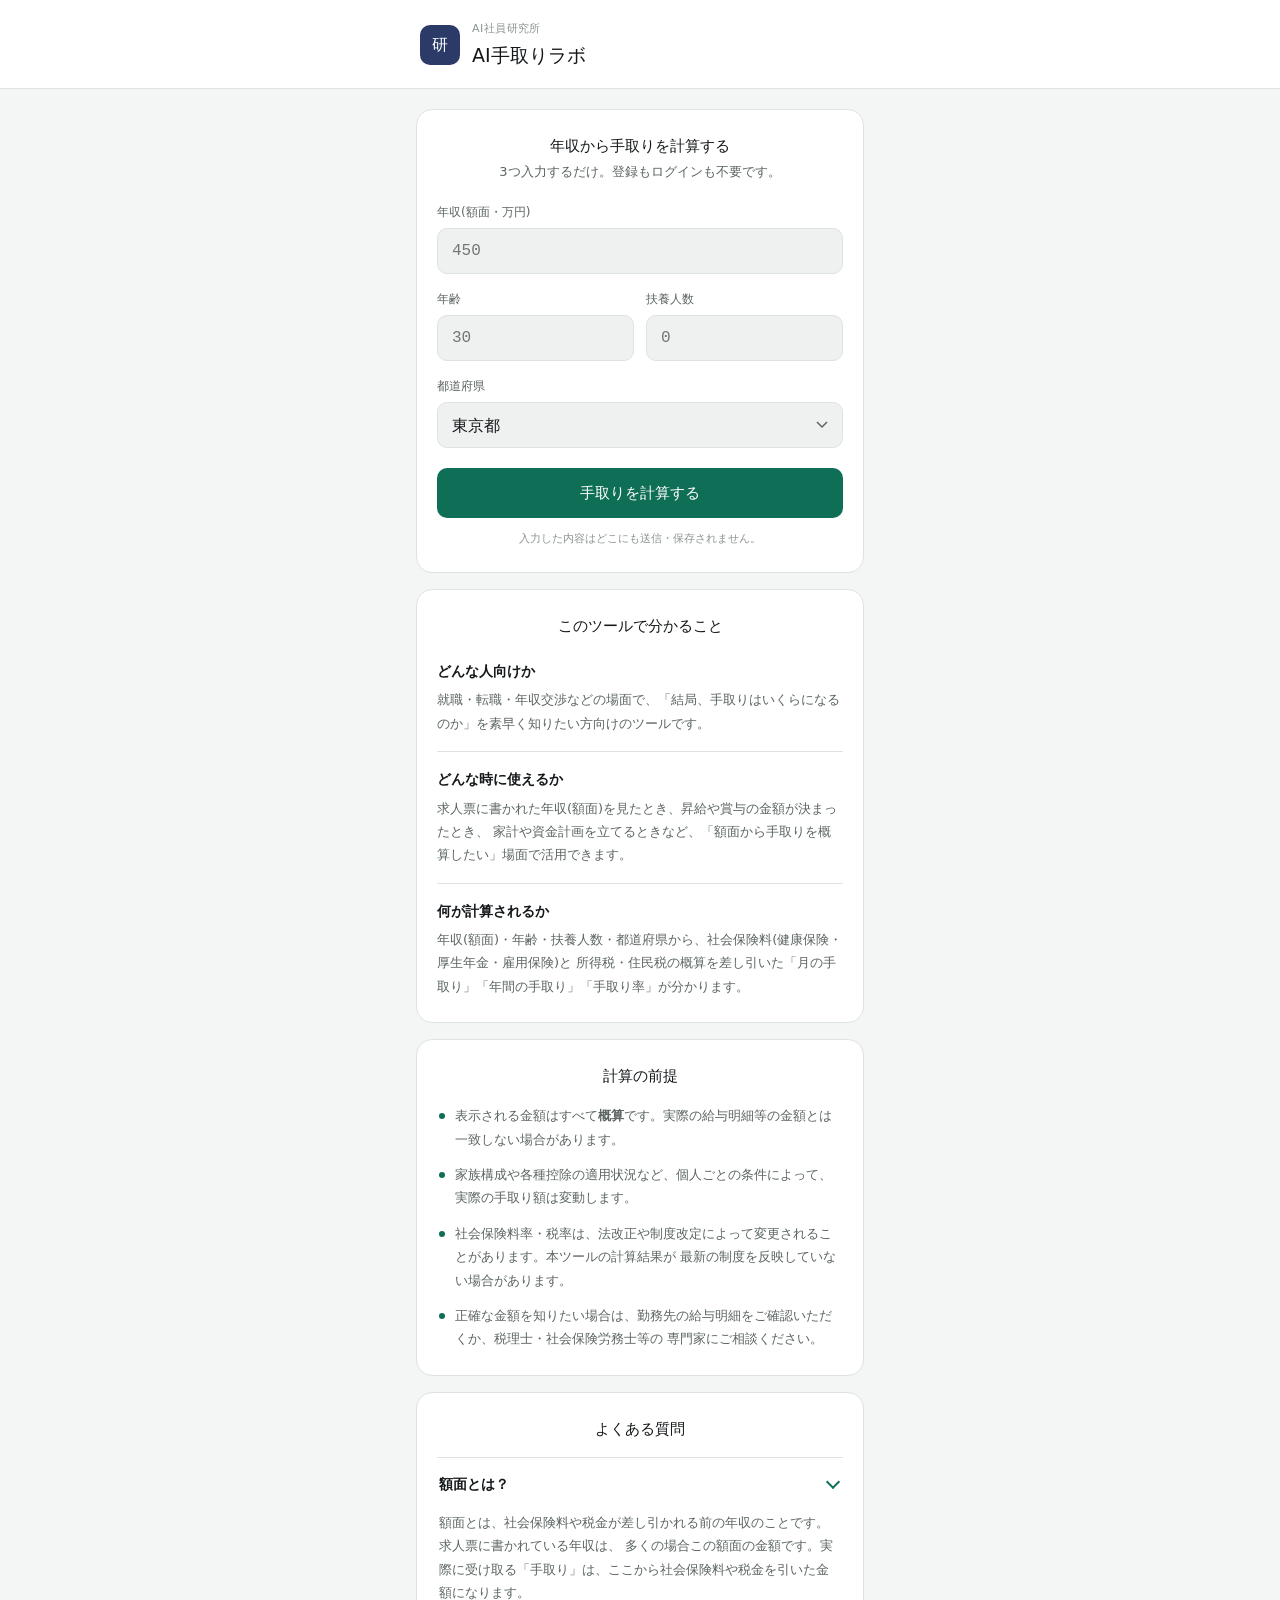
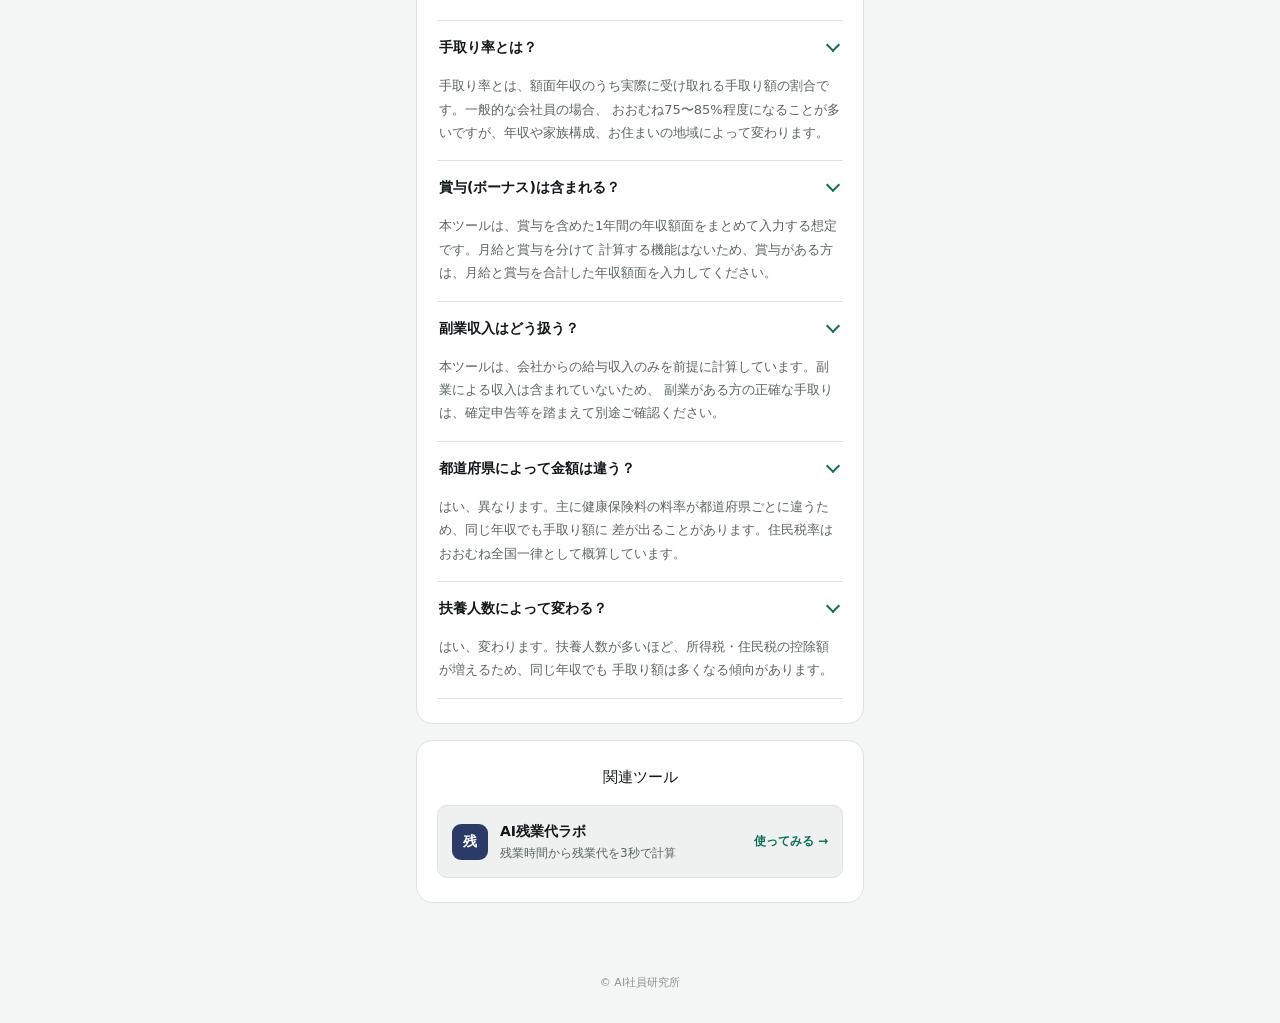
<file: tools/001-tedori-lab/index.html>
<!DOCTYPE html>
<html lang="ja">
<head>
  <!-- Google tag (gtag.js) -->
<script async src="https://www.googletagmanager.com/gtag/js?id=G-CL4PJXLG6M"></script>
<script>
  window.dataLayer = window.dataLayer || [];
  function gtag(){dataLayer.push(arguments);}
  gtag('js', new Date());

  gtag('config', 'G-CL4PJXLG6M');
</script>
<meta charset="UTF-8">
<meta name="viewport" content="width=device-width, initial-scale=1.0">
<title>AI手取りラボ | 年収から手取りを3秒で計算</title>
<meta name="description" content="年収・年齢・扶養人数・都道府県から、月と年間の手取り額を無料で概算できます。社会保険料や税金の内訳、計算の前提、よくある質問も分かりやすく解説します。">

<!-- favicon -->
<link rel="icon" type="image/svg+xml" href="favicon.svg">

<!-- canonical
     NOTE: GitHub Pages公開URLに更新済み。実際のorganization/repository名が
     下記と異なる場合は、AI社員006(DevOps)に確認のうえ差し替えてください。 -->
<link rel="canonical" href="https://wanwandesign0705-bot.github.io/ai-shain-lab/tools/001-tedori-lab/">

<!-- OGP (Facebook / LINE 等)
     TODO: og-image.png(1200x630)を用意してパスを差し替える -->
<meta property="og:type" content="website">
<meta property="og:site_name" content="AI社員研究所">
<meta property="og:title" content="AI手取りラボ | 年収から手取りを3秒で計算">
<meta property="og:description" content="年収・年齢・都道府県・扶養人数を入れるだけで、月の手取りと年間の手取りをAIが即計算する無料ツールです。">
<meta property="og:url" content="https://wanwandesign0705-bot.github.io/ai-shain-lab/tools/001-tedori-lab/">
<meta property="og:image" content="https://wanwandesign0705-bot.github.io/ai-shain-lab/tools/001-tedori-lab/og-image.png">
<meta property="og:image:width" content="1200">
<meta property="og:image:height" content="630">
<meta property="og:locale" content="ja_JP">

<!-- Twitter Card -->
<meta name="twitter:card" content="summary_large_image">
<meta name="twitter:title" content="AI手取りラボ | 年収から手取りを3秒で計算">
<meta name="twitter:description" content="年収・年齢・都道府県・扶養人数を入れるだけで、月の手取りと年間の手取りをAIが即計算する無料ツールです。">
<meta name="twitter:image" content="https://wanwandesign0705-bot.github.io/ai-shain-lab/tools/001-tedori-lab/og-image.png">

<!-- 構造化データ(JSON-LD): アプリ情報 -->
<script type="application/ld+json">
{
  "@context": "https://schema.org",
  "@type": "WebApplication",
  "name": "AI手取りラボ",
  "url": "https://wanwandesign0705-bot.github.io/ai-shain-lab/tools/001-tedori-lab/",
  "description": "年収・年齢・都道府県・扶養人数を入れるだけで、月の手取りと年間の手取りを計算する無料ツール。",
  "applicationCategory": "FinanceApplication",
  "operatingSystem": "Any",
  "offers": {
    "@type": "Offer",
    "price": "0",
    "priceCurrency": "JPY"
  },
  "inLanguage": "ja",
  "publisher": {
    "@type": "Organization",
    "name": "AI社員研究所"
  }
}
</script>

<!-- 構造化データ(JSON-LD): よくある質問(FAQPage)
     NOTE: 以下のQ&Aテキストは、本文のFAQセクション(id="faq")と完全に同一内容にすること。
     文言を変更する場合は、必ず両方を同時に更新すること。 -->
<script type="application/ld+json">
{
  "@context": "https://schema.org",
  "@type": "FAQPage",
  "mainEntity": [
    {
      "@type": "Question",
      "name": "額面とは？",
      "acceptedAnswer": {
        "@type": "Answer",
        "text": "額面とは、社会保険料や税金が差し引かれる前の年収のことです。求人票に書かれている年収は、多くの場合この額面の金額です。実際に受け取る「手取り」は、ここから社会保険料や税金を引いた金額になります。"
      }
    },
    {
      "@type": "Question",
      "name": "手取り率とは？",
      "acceptedAnswer": {
        "@type": "Answer",
        "text": "手取り率とは、額面年収のうち実際に受け取れる手取り額の割合です。一般的な会社員の場合、おおむね75〜85%程度になることが多いですが、年収や家族構成、お住まいの地域によって変わります。"
      }
    },
    {
      "@type": "Question",
      "name": "賞与(ボーナス)は含まれる？",
      "acceptedAnswer": {
        "@type": "Answer",
        "text": "本ツールは、賞与を含めた1年間の年収額面をまとめて入力する想定です。月給と賞与を分けて計算する機能はないため、賞与がある方は、月給と賞与を合計した年収額面を入力してください。"
      }
    },
    {
      "@type": "Question",
      "name": "副業収入はどう扱う？",
      "acceptedAnswer": {
        "@type": "Answer",
        "text": "本ツールは、会社からの給与収入のみを前提に計算しています。副業による収入は含まれていないため、副業がある方の正確な手取りは、確定申告等を踏まえて別途ご確認ください。"
      }
    },
    {
      "@type": "Question",
      "name": "都道府県によって金額は違う？",
      "acceptedAnswer": {
        "@type": "Answer",
        "text": "はい、異なります。主に健康保険料の料率が都道府県ごとに違うため、同じ年収でも手取り額に差が出ることがあります。住民税率はおおむね全国一律として概算しています。"
      }
    },
    {
      "@type": "Question",
      "name": "扶養人数によって変わる？",
      "acceptedAnswer": {
        "@type": "Answer",
        "text": "はい、変わります。扶養人数が多いほど、所得税・住民税の控除額が増えるため、同じ年収でも手取り額は多くなる傾向があります。"
      }
    }
  ]
}
</script>

<link rel="stylesheet" href="style.css">
</head>
<body>

  <header class="header">
    <div class="header__inner">
      <span class="header__mark" aria-hidden="true">研</span>
      <div class="header__text">
        <p class="header__brand">AI社員研究所</p>
        <h1 class="header__title">AI手取りラボ</h1>
      </div>
    </div>
  </header>

  <main class="main">

    <section class="card card--form" id="form-section">
      <h2 class="section-heading">年収から手取りを計算する</h2>
      <p class="card__lead">3つ入力するだけ。登録もログインも不要です。</p>

      <form id="tedori-form" novalidate>

        <div class="field">
          <label for="income">年収(額面・万円)</label>
          <input type="number" id="income" name="income" inputmode="numeric" placeholder="450" min="1" max="100000" required>
        </div>

        <div class="field-row">
          <div class="field">
            <label for="age">年齢</label>
            <input type="number" id="age" name="age" inputmode="numeric" placeholder="30" min="15" max="99" required>
          </div>

          <div class="field">
            <label for="dependents">扶養人数</label>
            <input type="number" id="dependents" name="dependents" inputmode="numeric" placeholder="0" min="0" max="10" required>
          </div>
        </div>

        <div class="field">
          <label for="prefecture">都道府県</label>
          <select id="prefecture" name="prefecture" required></select>
        </div>

        <p class="form-error" id="form-error" role="alert" hidden></p>

        <button type="submit" class="btn-primary">
          手取りを計算する
        </button>
        <p class="field-note">入力した内容はどこにも送信・保存されません。</p>
      </form>
    </section>

    <section class="card card--result" id="result-section" hidden>
      <h2 class="sr-only">計算結果</h2>

      <div class="result-headline">
        <p class="result-headline__label">あなたの手取り(月)</p>
        <p class="result-headline__value"><span id="net-monthly">0</span><span class="unit">万円</span></p>
        <p class="result-headline__sub" id="result-condition"></p>
      </div>

      <div class="stat-grid">
        <div class="stat-card">
          <p class="stat-card__label">年間手取り</p>
          <p class="stat-card__value"><span id="net-annual">0</span><span class="unit-sm">万円</span></p>
        </div>
        <div class="stat-card">
          <p class="stat-card__label">手取り率</p>
          <p class="stat-card__value"><span id="net-rate">0</span><span class="unit-sm">%</span></p>
        </div>
      </div>

      <h3 class="sr-only">手取りと控除の内訳</h3>
      <div class="breakdown-bar" id="breakdown-bar" role="img" aria-label="手取りと控除の内訳バー">
        <div class="breakdown-bar__segment breakdown-bar__segment--net" id="bar-net"></div>
        <div class="breakdown-bar__segment breakdown-bar__segment--social" id="bar-social"></div>
        <div class="breakdown-bar__segment breakdown-bar__segment--income-tax" id="bar-income-tax"></div>
        <div class="breakdown-bar__segment breakdown-bar__segment--resident-tax" id="bar-resident-tax"></div>
      </div>
      <div class="breakdown-legend">
        <span><i class="dot dot--net"></i>手取り</span>
        <span><i class="dot dot--social"></i>社会保険</span>
        <span><i class="dot dot--income-tax"></i>所得税</span>
        <span><i class="dot dot--resident-tax"></i>住民税</span>
      </div>

      <div class="detail-list">
        <h3 class="section-subheading">保険料・税金の内訳(年間)</h3>
        <div class="detail-row">
          <span class="detail-row__label">健康保険(年間)</span>
          <span class="detail-row__value"><span id="d-health">0</span> 万円</span>
        </div>
        <div class="detail-row">
          <span class="detail-row__label">厚生年金(年間)</span>
          <span class="detail-row__value"><span id="d-pension">0</span> 万円</span>
        </div>
        <div class="detail-row">
          <span class="detail-row__label">雇用保険(年間)</span>
          <span class="detail-row__value"><span id="d-employment">0</span> 万円</span>
        </div>
        <div class="detail-row">
          <span class="detail-row__label">所得税(年間)</span>
          <span class="detail-row__value"><span id="d-income-tax">0</span> 万円</span>
        </div>
        <div class="detail-row">
          <span class="detail-row__label">住民税(年間)</span>
          <span class="detail-row__value"><span id="d-resident-tax">0</span> 万円</span>
        </div>
      </div>

      <div class="ai-comment" id="ai-comment">
        <h3 class="ai-comment__label">AI社員からの一言</h3>
        <p class="ai-comment__text" id="ai-comment-text"></p>
      </div>

      <button type="button" class="btn-secondary" id="recalc-btn">条件を変えて再計算</button>

      <p class="disclaimer">
        ※本ツールの計算結果は簡易的な概算です。実際の手取り額は勤務先の制度や控除条件により異なります。
      </p>
    </section>

    <!-- ここから追加セクション(Mission007: v1.1情報拡充) -->

    <section class="card card--info" id="about-tool" aria-labelledby="about-tool-heading">
      <h2 class="section-heading" id="about-tool-heading">このツールで分かること</h2>

      <div class="info-block">
        <h3 class="info-block__heading">どんな人向けか</h3>
        <p class="info-block__text">
          就職・転職・年収交渉などの場面で、「結局、手取りはいくらになるのか」を素早く知りたい方向けのツールです。
        </p>
      </div>

      <div class="info-block">
        <h3 class="info-block__heading">どんな時に使えるか</h3>
        <p class="info-block__text">
          求人票に書かれた年収(額面)を見たとき、昇給や賞与の金額が決まったとき、
          家計や資金計画を立てるときなど、「額面から手取りを概算したい」場面で活用できます。
        </p>
      </div>

      <div class="info-block">
        <h3 class="info-block__heading">何が計算されるか</h3>
        <p class="info-block__text">
          年収(額面)・年齢・扶養人数・都道府県から、社会保険料(健康保険・厚生年金・雇用保険)と
          所得税・住民税の概算を差し引いた「月の手取り」「年間の手取り」「手取り率」が分かります。
        </p>
      </div>
    </section>

    <section class="card card--info" id="assumptions" aria-labelledby="assumptions-heading">
      <h2 class="section-heading" id="assumptions-heading">計算の前提</h2>
      <ul class="assumptions-list">
        <li class="assumptions-list__item">
          表示される金額はすべて<strong>概算</strong>です。実際の給与明細等の金額とは一致しない場合があります。
        </li>
        <li class="assumptions-list__item">
          家族構成や各種控除の適用状況など、個人ごとの条件によって、実際の手取り額は変動します。
        </li>
        <li class="assumptions-list__item">
          社会保険料率・税率は、法改正や制度改定によって変更されることがあります。本ツールの計算結果が
          最新の制度を反映していない場合があります。
        </li>
        <li class="assumptions-list__item">
          正確な金額を知りたい場合は、勤務先の給与明細をご確認いただくか、税理士・社会保険労務士等の
          専門家にご相談ください。
        </li>
      </ul>
    </section>

    <section class="card card--faq" id="faq" aria-labelledby="faq-heading">
      <h2 class="section-heading" id="faq-heading">よくある質問</h2>

      <div class="faq-list">

        <div class="faq-item">
          <h3 class="faq-item__q">
            <button
              type="button"
              class="faq-item__button"
              aria-expanded="false"
              aria-controls="faq-answer-1"
              id="faq-question-1"
            >
              <span>額面とは？</span>
              <span class="faq-item__icon" aria-hidden="true"></span>
            </button>
          </h3>
          <div class="faq-item__answer" id="faq-answer-1" role="region" aria-labelledby="faq-question-1">
            <p>
              額面とは、社会保険料や税金が差し引かれる前の年収のことです。求人票に書かれている年収は、
              多くの場合この額面の金額です。実際に受け取る「手取り」は、ここから社会保険料や税金を引いた金額になります。
            </p>
          </div>
        </div>

        <div class="faq-item">
          <h3 class="faq-item__q">
            <button
              type="button"
              class="faq-item__button"
              aria-expanded="false"
              aria-controls="faq-answer-2"
              id="faq-question-2"
            >
              <span>手取り率とは？</span>
              <span class="faq-item__icon" aria-hidden="true"></span>
            </button>
          </h3>
          <div class="faq-item__answer" id="faq-answer-2" role="region" aria-labelledby="faq-question-2">
            <p>
              手取り率とは、額面年収のうち実際に受け取れる手取り額の割合です。一般的な会社員の場合、
              おおむね75〜85%程度になることが多いですが、年収や家族構成、お住まいの地域によって変わります。
            </p>
          </div>
        </div>

        <div class="faq-item">
          <h3 class="faq-item__q">
            <button
              type="button"
              class="faq-item__button"
              aria-expanded="false"
              aria-controls="faq-answer-3"
              id="faq-question-3"
            >
              <span>賞与(ボーナス)は含まれる？</span>
              <span class="faq-item__icon" aria-hidden="true"></span>
            </button>
          </h3>
          <div class="faq-item__answer" id="faq-answer-3" role="region" aria-labelledby="faq-question-3">
            <p>
              本ツールは、賞与を含めた1年間の年収額面をまとめて入力する想定です。月給と賞与を分けて
              計算する機能はないため、賞与がある方は、月給と賞与を合計した年収額面を入力してください。
            </p>
          </div>
        </div>

        <div class="faq-item">
          <h3 class="faq-item__q">
            <button
              type="button"
              class="faq-item__button"
              aria-expanded="false"
              aria-controls="faq-answer-4"
              id="faq-question-4"
            >
              <span>副業収入はどう扱う？</span>
              <span class="faq-item__icon" aria-hidden="true"></span>
            </button>
          </h3>
          <div class="faq-item__answer" id="faq-answer-4" role="region" aria-labelledby="faq-question-4">
            <p>
              本ツールは、会社からの給与収入のみを前提に計算しています。副業による収入は含まれていないため、
              副業がある方の正確な手取りは、確定申告等を踏まえて別途ご確認ください。
            </p>
          </div>
        </div>

        <div class="faq-item">
          <h3 class="faq-item__q">
            <button
              type="button"
              class="faq-item__button"
              aria-expanded="false"
              aria-controls="faq-answer-5"
              id="faq-question-5"
            >
              <span>都道府県によって金額は違う？</span>
              <span class="faq-item__icon" aria-hidden="true"></span>
            </button>
          </h3>
          <div class="faq-item__answer" id="faq-answer-5" role="region" aria-labelledby="faq-question-5">
            <p>
              はい、異なります。主に健康保険料の料率が都道府県ごとに違うため、同じ年収でも手取り額に
              差が出ることがあります。住民税率はおおむね全国一律として概算しています。
            </p>
          </div>
        </div>

        <div class="faq-item">
          <h3 class="faq-item__q">
            <button
              type="button"
              class="faq-item__button"
              aria-expanded="false"
              aria-controls="faq-answer-6"
              id="faq-question-6"
            >
              <span>扶養人数によって変わる？</span>
              <span class="faq-item__icon" aria-hidden="true"></span>
            </button>
          </h3>
          <div class="faq-item__answer" id="faq-answer-6" role="region" aria-labelledby="faq-question-6">
            <p>
              はい、変わります。扶養人数が多いほど、所得税・住民税の控除額が増えるため、同じ年収でも
              手取り額は多くなる傾向があります。
            </p>
          </div>
        </div>

      </div>
    </section>

    <section class="card card--related" id="related-tools" aria-labelledby="related-tools-heading">
      <h2 class="section-heading" id="related-tools-heading">関連ツール</h2>
      <ul class="related-tool-list">
        <li>
          <a class="related-tool-card" href="../002-zangyodai-lab/">
            <span class="related-tool-card__icon" aria-hidden="true">残</span>
            <span class="related-tool-card__body">
              <span class="related-tool-card__name">AI残業代ラボ</span>
              <span class="related-tool-card__desc">残業時間から残業代を3秒で計算</span>
            </span>
            <span class="related-tool-card__cta">使ってみる →</span>
          </a>
        </li>
      </ul>
    </section>

    <!-- 追加セクションここまで -->

  </main>

  <footer class="footer">
    <p>&copy; AI社員研究所</p>
  </footer>

  <script src="script.js"></script>
</body>
</html>
</file>
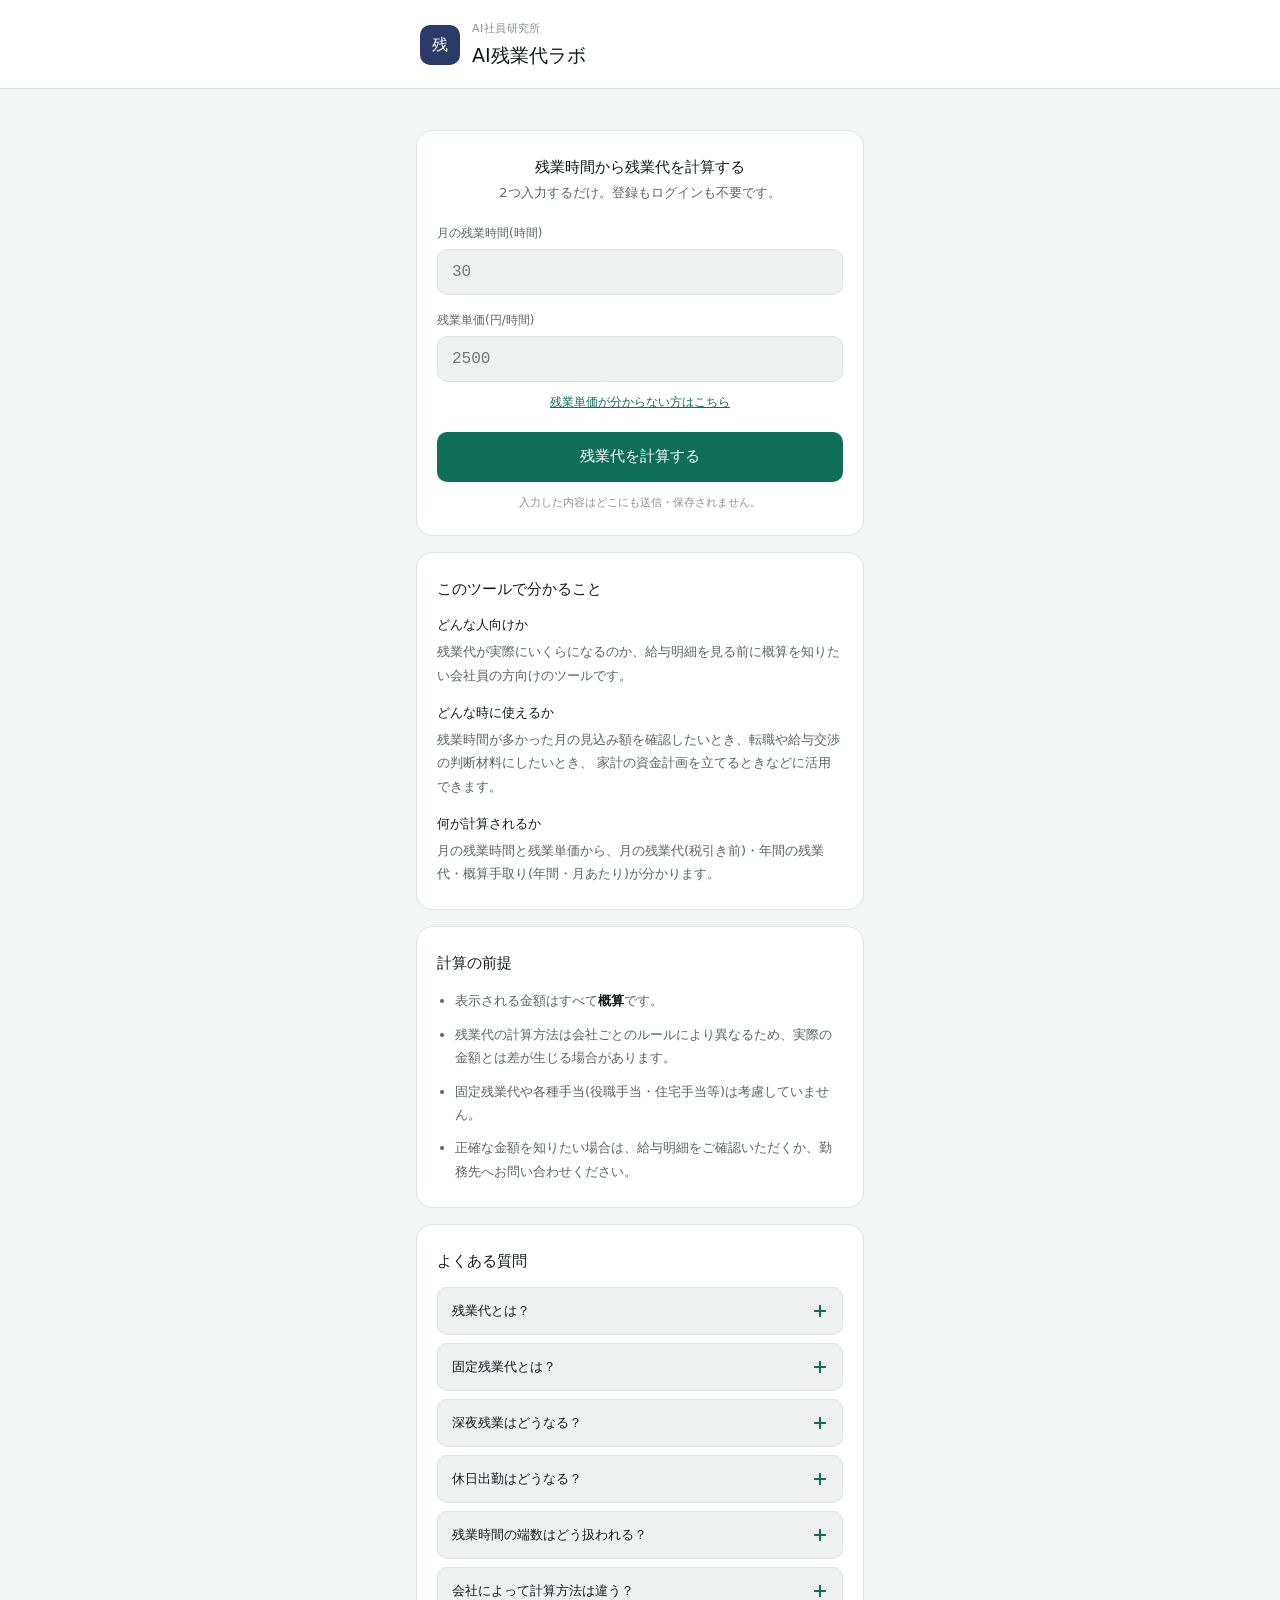
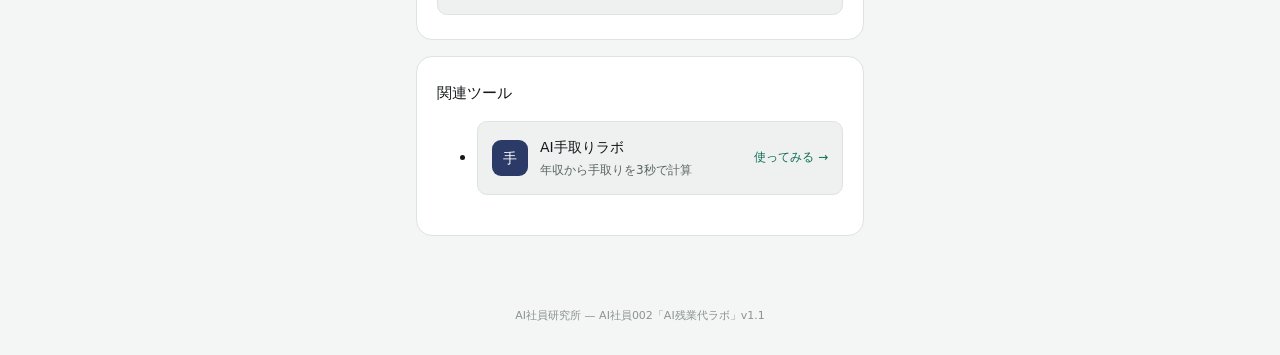
<file: tools/002-zangyodai-lab/index.html>
<!DOCTYPE html>
<html lang="ja">
<head>
  <!-- Google tag (gtag.js) -->
<script async src="https://www.googletagmanager.com/gtag/js?id=G-CL4PJXLG6M"></script>
<script>
  window.dataLayer = window.dataLayer || [];
  function gtag(){dataLayer.push(arguments);}
  gtag('js', new Date());

  gtag('config', 'G-CL4PJXLG6M');
</script>
<meta charset="UTF-8">
<meta name="viewport" content="width=device-width, initial-scale=1.0">
<title>AI残業代ラボ | 残業時間から残業代を3秒で計算</title>
<meta name="description" content="月の残業時間と残業単価から、残業代の月額・年額・概算手取りを無料で計算できます。固定残業代や割増率などの計算の前提、よくある質問も分かりやすく解説します。">

<!-- favicon -->
<link rel="icon" type="image/svg+xml" href="favicon.svg">

<!-- canonical
     NOTE: GitHub Pages想定URL。実際のorganization/repository名が
     下記と異なる場合は、AI社員006(DevOps)に確認のうえ差し替えてください。 -->
<link rel="canonical" href="https://ai-shain-lab.github.io/ai-shain-lab/tools/002-zangyodai-lab/">

<!-- OGP (Facebook / LINE 等)
     TODO: og-image.png(1200x630)を用意してパスを差し替える -->
<meta property="og:type" content="website">
<meta property="og:site_name" content="AI社員研究所">
<meta property="og:title" content="AI残業代ラボ | 残業時間から残業代を3秒で計算">
<meta property="og:description" content="残業時間と残業単価を入れるだけで、残業代の月額・年額・概算手取りをAIが即計算する無料ツールです。">
<meta property="og:url" content="https://ai-shain-lab.github.io/ai-shain-lab/tools/002-zangyodai-lab/">
<meta property="og:image" content="https://ai-shain-lab.github.io/ai-shain-lab/tools/002-zangyodai-lab/og-image.png">
<meta property="og:image:width" content="1200">
<meta property="og:image:height" content="630">
<meta property="og:locale" content="ja_JP">

<!-- Twitter Card -->
<meta name="twitter:card" content="summary_large_image">
<meta name="twitter:title" content="AI残業代ラボ | 残業時間から残業代を3秒で計算">
<meta name="twitter:description" content="残業時間と残業単価を入れるだけで、残業代の月額・年額・概算手取りをAIが即計算する無料ツールです。">
<meta name="twitter:image" content="https://ai-shain-lab.github.io/ai-shain-lab/tools/002-zangyodai-lab/og-image.png">

<!-- 構造化データ(JSON-LD): アプリ情報 -->
<script type="application/ld+json">
{
  "@context": "https://schema.org",
  "@type": "WebApplication",
  "name": "AI残業代ラボ",
  "url": "https://ai-shain-lab.github.io/ai-shain-lab/tools/002-zangyodai-lab/",
  "description": "残業時間と残業単価を入れるだけで、残業代の月額・年額・概算手取りを計算する無料ツール。",
  "applicationCategory": "FinanceApplication",
  "operatingSystem": "Any",
  "offers": {
    "@type": "Offer",
    "price": "0",
    "priceCurrency": "JPY"
  },
  "inLanguage": "ja",
  "publisher": {
    "@type": "Organization",
    "name": "AI社員研究所"
  }
}
</script>

<!-- 構造化データ(JSON-LD): FAQ(既存・結果表示後の3問と対応)
     NOTE: 内容は本文中の結果表示エリア内のFAQセクションと完全に一致させること -->
<script type="application/ld+json">
{
  "@context": "https://schema.org",
  "@type": "FAQPage",
  "mainEntity": [
    {
      "@type": "Question",
      "name": "残業単価はどうやって調べればいいですか?",
      "acceptedAnswer": {
        "@type": "Answer",
        "text": "多くの場合、給与明細に記載されている「時間外手当」の単価をそのまま入力すれば計算できます。基本給から自動で割増賃金を算出したい場合は、準備中の「AI残業単価ラボ」の公開をお待ちください。"
      }
    },
    {
      "@type": "Question",
      "name": "深夜残業や休日出勤の割増分も計算できますか?",
      "acceptedAnswer": {
        "@type": "Answer",
        "text": "現在のバージョンでは通常の残業単価のみに対応しています。深夜(25%増)や休日出勤(35%増)など割増率が異なるケースの個別計算は、今後のアップデートで対応を検討しています。"
      }
    },
    {
      "@type": "Question",
      "name": "概算手取りの精度はどれくらいですか?",
      "acceptedAnswer": {
        "@type": "Answer",
        "text": "本ツールの概算手取りは、一律の概算控除率を使った簡易計算です。実際の手取りは基本給や扶養状況によって変わるため、より正確な年間の手取りを知りたい場合は「AI手取りラボ」の利用をおすすめします。"
      }
    }
  ]
}
</script>

<!-- 構造化データ(JSON-LD): よくある質問(FAQPage・v1.1追加分)
     NOTE: 以下のQ&Aテキストは、本文の新FAQセクション(id="faq-new")と完全に同一内容にすること。
     文言を変更する場合は、必ず両方を同時に更新すること。 -->
<script type="application/ld+json">
{
  "@context": "https://schema.org",
  "@type": "FAQPage",
  "mainEntity": [
    {
      "@type": "Question",
      "name": "残業代とは？",
      "acceptedAnswer": {
        "@type": "Answer",
        "text": "残業代とは、法定労働時間を超えて働いた分に対して、通常の賃金に一定の割増率(一般的に25%以上)を掛けて支払われる賃金のことです。本ツールは、既に割増分を反映した「残業単価」をもとに、月々の残業代を計算します。"
      }
    },
    {
      "@type": "Question",
      "name": "固定残業代とは？",
      "acceptedAnswer": {
        "@type": "Answer",
        "text": "固定残業代とは、あらかじめ一定時間分の残業代を給与に含めて支払う制度のことです。本ツールは固定残業代の有無を考慮していないため、固定残業代を導入している会社では、実際の受け取り額と計算結果が異なることがあります。"
      }
    },
    {
      "@type": "Question",
      "name": "深夜残業はどうなる？",
      "acceptedAnswer": {
        "@type": "Answer",
        "text": "22時から翌5時までの深夜労働には、通常の残業割増(25%)に加えて深夜割増(25%)が上乗せされ、合計で約50%増となるのが一般的です。本ツールは深夜割増を区別して計算していないため、深夜残業が多い場合、実際の金額より低めに見積もられる可能性があります。"
      }
    },
    {
      "@type": "Question",
      "name": "休日出勤はどうなる？",
      "acceptedAnswer": {
        "@type": "Answer",
        "text": "法定休日の労働には35%以上の割増賃金が発生するのが一般的です。本ツールは休日出勤分を区別して計算していないため、休日出勤がある場合は、給与明細等で別途ご確認ください。"
      }
    },
    {
      "@type": "Question",
      "name": "残業時間の端数はどう扱われる？",
      "acceptedAnswer": {
        "@type": "Answer",
        "text": "会社によっては、1分単位・15分単位・30分単位など、残業時間の集計ルールが異なります。本ツールは入力された時間をそのまま計算に使用するため、給与明細の実際の集計ルールに合わせて入力してください。"
      }
    },
    {
      "@type": "Question",
      "name": "会社によって計算方法は違う？",
      "acceptedAnswer": {
        "@type": "Answer",
        "text": "はい、異なります。割増率の設定、固定残業代の有無、残業時間の端数処理のルールなどは会社によって違うため、正確な金額は給与明細や勤務先の就業規則をご確認ください。"
      }
    }
  ]
}
</script>

<link rel="stylesheet" href="style.css">
</head>
<body>

  <header class="header">
    <div class="header__inner">
      <span class="header__mark" aria-hidden="true">残</span>
      <div class="header__text">
        <p class="header__brand">AI社員研究所</p>
        <h1 class="header__title">AI残業代ラボ</h1>
      </div>
    </div>
  </header>

  <main class="main">

    <div class="ad-slot ad-slot--top" data-ad-position="top" aria-hidden="true"></div>

    <section class="card card--form" id="form-section">
      <h2 class="section-heading">残業時間から残業代を計算する</h2>
      <p class="card__lead">2つ入力するだけ。登録もログインも不要です。</p>

      <form id="zangyo-form" novalidate>

        <div class="field">
          <label for="hours">月の残業時間(時間)</label>
          <input type="number" id="hours" name="hours" inputmode="numeric" placeholder="30" min="0" max="200" required>
        </div>

        <div class="field">
          <label for="rate">残業単価(円/時間)</label>
          <input type="number" id="rate" name="rate" inputmode="numeric" placeholder="2500" min="1" max="50000" required>
          <p class="field-note">
            <button type="button" class="link-button" id="rate-help-btn" aria-expanded="false" aria-controls="rate-help-note">
              残業単価が分からない方はこちら
            </button>
          </p>
          <p class="link-note" id="rate-help-note" hidden>
            残業単価は、基本給から割増賃金を自動計算する「AI残業単価ラボ」(準備中)で調べられるようになる予定です。それまでは、給与明細に記載されている時間外手当の単価をご利用ください。
          </p>
        </div>

        <p class="form-error" id="form-error" role="alert" hidden></p>

        <button type="submit" class="btn-primary">
          残業代を計算する
        </button>
        <p class="field-note">入力した内容はどこにも送信・保存されません。</p>
      </form>
    </section>

    <section class="card card--result" id="result-section" hidden>
      <h2 class="sr-only">計算結果</h2>

      <div class="result-headline">
        <p class="result-headline__label">残業代(月・税引き前)</p>
        <p class="result-headline__value"><span id="overtime-monthly">0</span><span class="unit">万円</span></p>
        <p class="result-headline__sub" id="result-condition"></p>
      </div>

      <div class="stat-grid">
        <div class="stat-card">
          <p class="stat-card__label">残業代(年間)</p>
          <p class="stat-card__value"><span id="overtime-annual">0</span><span class="unit-sm">万円</span></p>
        </div>
        <div class="stat-card">
          <p class="stat-card__label">税引き前(年間)</p>
          <p class="stat-card__value"><span id="pretax-annual">0</span><span class="unit-sm">万円</span></p>
        </div>
      </div>

      <div class="highlight-block">
        <p class="highlight-block__label">概算手取り(年間)</p>
        <p class="highlight-block__value"><span id="net-annual">0</span><span class="unit-sm">万円</span></p>
        <p class="highlight-block__sub">(月あたり約<span id="net-monthly">0</span>万円 / 概算控除率20%で計算)</p>
      </div>

      <div class="ai-comment" id="ai-comment">
        <h3 class="ai-comment__label">AI社員からの一言</h3>
        <p class="ai-comment__text" id="ai-comment-text"></p>
      </div>

      <button type="button" class="btn-secondary" id="recalc-btn">条件を変えて再計算</button>

      <p class="disclaimer">
        ※本ツールの計算結果は簡易的な概算です。実際の残業代・手取り額は勤務先の制度や割増率、他の手当との合算により異なります。
      </p>

      <section class="faq" aria-label="よくある質問">
        <h2 class="section-heading">よくある質問</h2>

        <div class="faq__item">
          <h3 class="faq__question">残業単価はどうやって調べればいいですか?</h3>
          <p class="faq__answer">多くの場合、給与明細に記載されている「時間外手当」の単価をそのまま入力すれば計算できます。基本給から自動で割増賃金を算出したい場合は、準備中の「AI残業単価ラボ」の公開をお待ちください。</p>
        </div>

        <div class="faq__item">
          <h3 class="faq__question">深夜残業や休日出勤の割増分も計算できますか?</h3>
          <p class="faq__answer">現在のバージョンでは通常の残業単価のみに対応しています。深夜(25%増)や休日出勤(35%増)など割増率が異なるケースの個別計算は、今後のアップデートで対応を検討しています。</p>
        </div>

        <div class="faq__item">
          <h3 class="faq__question">概算手取りの精度はどれくらいですか?</h3>
          <p class="faq__answer">本ツールの概算手取りは、一律の概算控除率を使った簡易計算です。実際の手取りは基本給や扶養状況によって変わるため、より正確な年間の手取りを知りたい場合は「AI手取りラボ」の利用をおすすめします。</p>
        </div>
      </section>

      <div class="ad-slot ad-slot--bottom" data-ad-position="bottom" aria-hidden="true"></div>
    </section>

    <!-- ここから追加セクション(Mission009: v1.1情報拡充) -->

    <section class="card card--info" id="about-tool" aria-labelledby="about-tool-heading">
      <h2 class="section-heading" id="about-tool-heading">このツールで分かること</h2>

      <div class="info-block">
        <h3 class="info-block__heading">どんな人向けか</h3>
        <p class="info-block__text">
          残業代が実際にいくらになるのか、給与明細を見る前に概算を知りたい会社員の方向けのツールです。
        </p>
      </div>

      <div class="info-block">
        <h3 class="info-block__heading">どんな時に使えるか</h3>
        <p class="info-block__text">
          残業時間が多かった月の見込み額を確認したいとき、転職や給与交渉の判断材料にしたいとき、
          家計の資金計画を立てるときなどに活用できます。
        </p>
      </div>

      <div class="info-block">
        <h3 class="info-block__heading">何が計算されるか</h3>
        <p class="info-block__text">
          月の残業時間と残業単価から、月の残業代(税引き前)・年間の残業代・概算手取り(年間・月あたり)が分かります。
        </p>
      </div>
    </section>

    <section class="card card--info" id="assumptions" aria-labelledby="assumptions-heading">
      <h2 class="section-heading" id="assumptions-heading">計算の前提</h2>
      <ul class="assumptions-list">
        <li class="assumptions-list__item">
          表示される金額はすべて<strong>概算</strong>です。
        </li>
        <li class="assumptions-list__item">
          残業代の計算方法は会社ごとのルールにより異なるため、実際の金額とは差が生じる場合があります。
        </li>
        <li class="assumptions-list__item">
          固定残業代や各種手当(役職手当・住宅手当等)は考慮していません。
        </li>
        <li class="assumptions-list__item">
          正確な金額を知りたい場合は、給与明細をご確認いただくか、勤務先へお問い合わせください。
        </li>
      </ul>
    </section>

    <section class="card card--faq" id="faq-new" aria-labelledby="faq-new-heading">
      <h2 class="section-heading" id="faq-new-heading">よくある質問</h2>

      <div class="faq-list">

        <div class="faq-item">
          <h3 class="faq-item__q">
            <button
              type="button"
              class="faq-item__button"
              aria-expanded="false"
              aria-controls="faq-new-answer-1"
              id="faq-new-question-1"
            >
              <span>残業代とは？</span>
              <span class="faq-item__icon" aria-hidden="true"></span>
            </button>
          </h3>
          <div class="faq-item__answer" id="faq-new-answer-1" role="region" aria-labelledby="faq-new-question-1">
            <p>
              残業代とは、法定労働時間を超えて働いた分に対して、通常の賃金に一定の割増率(一般的に25%以上)を
              掛けて支払われる賃金のことです。本ツールは、既に割増分を反映した「残業単価」をもとに、
              月々の残業代を計算します。
            </p>
          </div>
        </div>

        <div class="faq-item">
          <h3 class="faq-item__q">
            <button
              type="button"
              class="faq-item__button"
              aria-expanded="false"
              aria-controls="faq-new-answer-2"
              id="faq-new-question-2"
            >
              <span>固定残業代とは？</span>
              <span class="faq-item__icon" aria-hidden="true"></span>
            </button>
          </h3>
          <div class="faq-item__answer" id="faq-new-answer-2" role="region" aria-labelledby="faq-new-question-2">
            <p>
              固定残業代とは、あらかじめ一定時間分の残業代を給与に含めて支払う制度のことです。本ツールは
              固定残業代の有無を考慮していないため、固定残業代を導入している会社では、実際の受け取り額と
              計算結果が異なることがあります。
            </p>
          </div>
        </div>

        <div class="faq-item">
          <h3 class="faq-item__q">
            <button
              type="button"
              class="faq-item__button"
              aria-expanded="false"
              aria-controls="faq-new-answer-3"
              id="faq-new-question-3"
            >
              <span>深夜残業はどうなる？</span>
              <span class="faq-item__icon" aria-hidden="true"></span>
            </button>
          </h3>
          <div class="faq-item__answer" id="faq-new-answer-3" role="region" aria-labelledby="faq-new-question-3">
            <p>
              22時から翌5時までの深夜労働には、通常の残業割増(25%)に加えて深夜割増(25%)が上乗せされ、
              合計で約50%増となるのが一般的です。本ツールは深夜割増を区別して計算していないため、
              深夜残業が多い場合、実際の金額より低めに見積もられる可能性があります。
            </p>
          </div>
        </div>

        <div class="faq-item">
          <h3 class="faq-item__q">
            <button
              type="button"
              class="faq-item__button"
              aria-expanded="false"
              aria-controls="faq-new-answer-4"
              id="faq-new-question-4"
            >
              <span>休日出勤はどうなる？</span>
              <span class="faq-item__icon" aria-hidden="true"></span>
            </button>
          </h3>
          <div class="faq-item__answer" id="faq-new-answer-4" role="region" aria-labelledby="faq-new-question-4">
            <p>
              法定休日の労働には35%以上の割増賃金が発生するのが一般的です。本ツールは休日出勤分を
              区別して計算していないため、休日出勤がある場合は、給与明細等で別途ご確認ください。
            </p>
          </div>
        </div>

        <div class="faq-item">
          <h3 class="faq-item__q">
            <button
              type="button"
              class="faq-item__button"
              aria-expanded="false"
              aria-controls="faq-new-answer-5"
              id="faq-new-question-5"
            >
              <span>残業時間の端数はどう扱われる？</span>
              <span class="faq-item__icon" aria-hidden="true"></span>
            </button>
          </h3>
          <div class="faq-item__answer" id="faq-new-answer-5" role="region" aria-labelledby="faq-new-question-5">
            <p>
              会社によっては、1分単位・15分単位・30分単位など、残業時間の集計ルールが異なります。
              本ツールは入力された時間をそのまま計算に使用するため、給与明細の実際の集計ルールに
              合わせて入力してください。
            </p>
          </div>
        </div>

        <div class="faq-item">
          <h3 class="faq-item__q">
            <button
              type="button"
              class="faq-item__button"
              aria-expanded="false"
              aria-controls="faq-new-answer-6"
              id="faq-new-question-6"
            >
              <span>会社によって計算方法は違う？</span>
              <span class="faq-item__icon" aria-hidden="true"></span>
            </button>
          </h3>
          <div class="faq-item__answer" id="faq-new-answer-6" role="region" aria-labelledby="faq-new-question-6">
            <p>
              はい、異なります。割増率の設定、固定残業代の有無、残業時間の端数処理のルールなどは
              会社によって違うため、正確な金額は給与明細や勤務先の就業規則をご確認ください。
            </p>
          </div>
        </div>

      </div>
    </section>

    <section class="card card--related" id="related-tools" aria-labelledby="related-tools-heading">
      <h2 class="section-heading" id="related-tools-heading">関連ツール</h2>
      <ul class="related-tool-list">
        <li>
          <a class="related-tool-card" href="../001-tedori-lab/">
            <span class="related-tool-card__icon" aria-hidden="true">手</span>
            <span class="related-tool-card__body">
              <span class="related-tool-card__name">AI手取りラボ</span>
              <span class="related-tool-card__desc">年収から手取りを3秒で計算</span>
            </span>
            <span class="related-tool-card__cta">使ってみる →</span>
          </a>
        </li>
      </ul>
    </section>

    <!-- 追加セクションここまで -->

  </main>

  <footer class="footer">
    <p>AI社員研究所 &mdash; AI社員002「AI残業代ラボ」v1.1</p>
  </footer>

  <script src="script.js"></script>
</body>
</html>
</file>
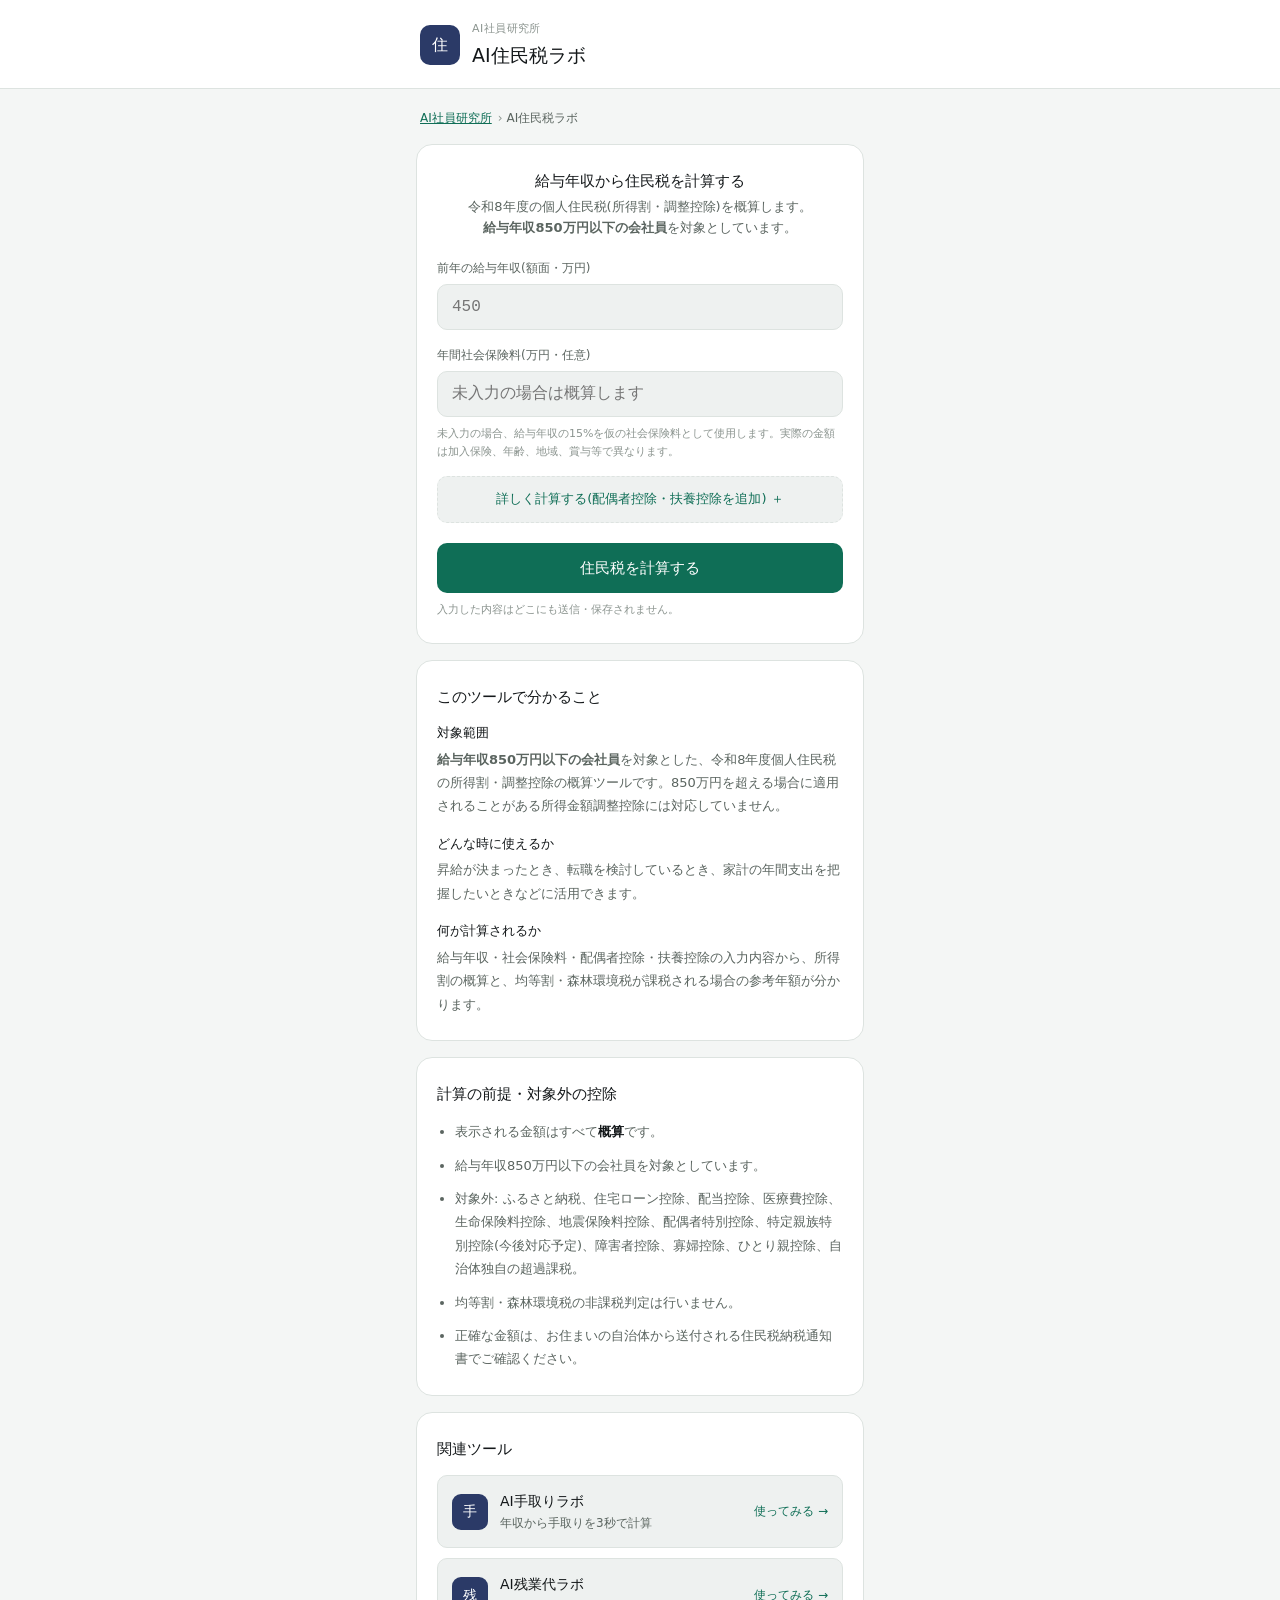
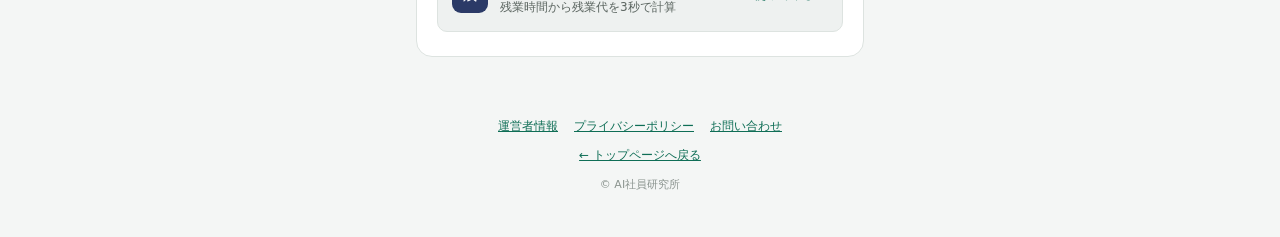
<file: tools/003-juminzei-lab/index.html>
<!DOCTYPE html>
<html lang="ja">
<head>
  <!-- Google tag (gtag.js) -->
<script async src="https://www.googletagmanager.com/gtag/js?id=G-CL4PJXLG6M"></script>
<script>
  window.dataLayer = window.dataLayer || [];
  function gtag(){dataLayer.push(arguments);}
  gtag('js', new Date());

  gtag('config', 'G-CL4PJXLG6M');
</script>
<meta charset="UTF-8">
<meta name="viewport" content="width=device-width, initial-scale=1.0">
<title>AI住民税ラボ | 給与年収から住民税を概算(令和8年度対応)</title>
<meta name="description" content="給与年収から、令和8年度の個人住民税(所得割・調整控除)を無料で概算できます。給与年収850万円以下の会社員向け。非課税判定は行いません。">

<link rel="icon" type="image/svg+xml" href="../../favicon.svg">
<link rel="canonical" href="https://aishain-lab.jp/tools/003-juminzei-lab/">

<meta property="og:type" content="website">
<meta property="og:site_name" content="AI社員研究所">
<meta property="og:title" content="AI住民税ラボ | 給与年収から住民税を概算(令和8年度対応)">
<meta property="og:description" content="給与年収から、令和8年度の個人住民税(所得割・調整控除)を無料で概算できます。">
<meta property="og:url" content="https://aishain-lab.jp/tools/003-juminzei-lab/">
<meta property="og:image" content="https://aishain-lab.jp/og-image.png">
<meta property="og:image:width" content="1200">
<meta property="og:image:height" content="630">
<meta property="og:locale" content="ja_JP">

<meta name="twitter:card" content="summary_large_image">
<meta name="twitter:title" content="AI住民税ラボ | 給与年収から住民税を概算(令和8年度対応)">
<meta name="twitter:description" content="給与年収から、令和8年度の個人住民税(所得割・調整控除)を無料で概算できます。">
<meta name="twitter:image" content="https://aishain-lab.jp/og-image.png">

<!-- Google AdSense(1ページ1回のみ) -->
<script async src="https://pagead2.googlesyndication.com/pagead/js/adsbygoogle.js?client=ca-pub-1213645304949565"
     crossorigin="anonymous"></script>

<script type="application/ld+json">
{
  "@context": "https://schema.org",
  "@type": "WebApplication",
  "name": "AI住民税ラボ",
  "url": "https://aishain-lab.jp/tools/003-juminzei-lab/",
  "description": "給与年収から、令和8年度の個人住民税(所得割・調整控除)を計算する無料ツール(給与年収850万円以下対応)。",
  "applicationCategory": "FinanceApplication",
  "operatingSystem": "Any",
  "offers": { "@type": "Offer", "price": "0", "priceCurrency": "JPY" },
  "inLanguage": "ja",
  "publisher": { "@type": "Organization", "name": "AI社員研究所" }
}
</script>

<script type="application/ld+json">
{
  "@context": "https://schema.org",
  "@type": "BreadcrumbList",
  "itemListElement": [
    { "@type": "ListItem", "position": 1, "name": "AI社員研究所", "item": "https://aishain-lab.jp/" },
    { "@type": "ListItem", "position": 2, "name": "AI住民税ラボ", "item": "https://aishain-lab.jp/tools/003-juminzei-lab/" }
  ]
}
</script>


<link rel="stylesheet" href="../../common/css/reset.css">
<link rel="stylesheet" href="../../common/css/variables.css">
<link rel="stylesheet" href="../../common/css/base.css">
<link rel="stylesheet" href="style.css">
</head>
<body>

  <header class="header">
    <div class="header__inner">
      <span class="header__mark" aria-hidden="true">住</span>
      <div class="header__text">
        <p class="header__brand">AI社員研究所</p>
        <h1 class="header__title">AI住民税ラボ</h1>
      </div>
    </div>
  </header>

  <main class="main">

    <nav class="breadcrumb" aria-label="パンくずリスト">
      <ol class="breadcrumb__list">
        <li class="breadcrumb__item"><a href="../../">AI社員研究所</a></li>
        <li class="breadcrumb__item" aria-current="page">AI住民税ラボ</li>
      </ol>
    </nav>

    <section class="card card--form" id="form-section">
      <h2 class="section-heading">給与年収から住民税を計算する</h2>
      <p class="card__lead">
        令和8年度の個人住民税(所得割・調整控除)を概算します。<br>
        <strong>給与年収850万円以下の会社員</strong>を対象としています。
      </p>

      <form id="juminzei-form" novalidate>

        <div class="field">
          <label for="income">前年の給与年収(額面・万円)</label>
          <input type="number" id="income" name="income" inputmode="numeric" placeholder="450" min="1" max="850" required>
        </div>

        <div class="field">
          <label for="social-insurance">年間社会保険料(万円・任意)</label>
          <input type="number" id="social-insurance" name="social-insurance" inputmode="numeric" placeholder="未入力の場合は概算します">
          <p class="field-note">未入力の場合、給与年収の15%を仮の社会保険料として使用します。実際の金額は加入保険、年齢、地域、賞与等で異なります。</p>
        </div>

        <button type="button" class="btn-toggle" id="toggle-detail-btn" aria-expanded="false" aria-controls="detail-fields">
          詳しく計算する(配偶者控除・扶養控除を追加) ＋
        </button>

        <div class="detail-fields" id="detail-fields" hidden>

          <div class="field field--checkbox">
            <label class="checkbox-label">
              <input type="checkbox" id="spouse-check" name="spouse-check">
              税法上の配偶者控除の対象であることを確認済み
            </label>
            <p class="field-note">
              以下をすべて満たす場合にチェックしてください。<br>
              ・民法上の配偶者であること(内縁関係は対象外)<br>
              ・本人の合計所得金額が1,000万円以下であること<br>
              ・配偶者の合計所得金額が58万円以下(給与収入のみの場合、年収123万円以下)であること
            </p>
          </div>

          <div class="field field--checkbox" id="spouse-elderly-field" hidden>
            <label class="checkbox-label">
              <input type="checkbox" id="spouse-elderly-check" name="spouse-elderly-check">
              配偶者は70歳以上である
            </label>
          </div>

          <div class="field">
            <label for="general-dependents">一般扶養親族の人数(16〜18歳・23〜69歳)</label>
            <input type="number" id="general-dependents" name="general-dependents" inputmode="numeric" placeholder="0" min="0" max="10">
          </div>

          <div class="field">
            <label for="specific-dependents">特定扶養親族の人数(19〜22歳)</label>
            <input type="number" id="specific-dependents" name="specific-dependents" inputmode="numeric" placeholder="0" min="0" max="10">
          </div>

          <div class="field">
            <label for="elderly-dependents">老人扶養親族(その他)の人数(70歳以上・別居等)</label>
            <input type="number" id="elderly-dependents" name="elderly-dependents" inputmode="numeric" placeholder="0" min="0" max="10">
          </div>

          <div class="field">
            <label for="elderly-cohabiting-dependents">老人扶養親族(同居老親等)の人数(70歳以上・同居)</label>
            <input type="number" id="elderly-cohabiting-dependents" name="elderly-cohabiting-dependents" inputmode="numeric" placeholder="0" min="0" max="10">
          </div>

          <p class="field-note">
            ※19〜22歳の親族で所得58万円超123万円以下の場合に適用される「特定親族特別控除」は、本ツールの初版では対象外です(今後対応予定)。
          </p>
        </div>

        <p class="form-error" id="form-error" role="alert" hidden></p>

        <button type="submit" class="btn-primary">住民税を計算する</button>
        <p class="field-note">入力した内容はどこにも送信・保存されません。</p>
      </form>
    </section>

    <section class="card card--result" id="result-section" hidden>
      <h2 class="sr-only">計算結果</h2>

      <div class="result-headline">
        <p class="result-headline__label">所得割の概算</p>
        <p class="result-headline__value"><span id="shotokuwari">0</span><span class="unit">円</span></p>
        <p class="result-headline__sub" id="result-condition"></p>
      </div>

      <div class="stat-grid">
        <div class="stat-card">
          <p class="stat-card__label">均等割(課税される場合の参考額)</p>
          <p class="stat-card__value"><span id="kintouwari">4,000</span><span class="unit-sm">円</span></p>
        </div>
        <div class="stat-card">
          <p class="stat-card__label">森林環境税(課税される場合の参考額)</p>
          <p class="stat-card__value"><span id="shinrin">1,000</span><span class="unit-sm">円</span></p>
        </div>
      </div>

      <div class="highlight-block">
        <p class="highlight-block__label">課税される場合の参考年額</p>
        <p class="highlight-block__value"><span id="reference-annual">0</span><span class="unit-sm">円</span></p>
        <p class="highlight-block__sub">(月額参考値: 約<span id="reference-monthly">0</span>円)</p>
      </div>

      <div class="notice-block">
        <p>
          均等割・森林環境税が非課税となる場合があります。本ツールでは自治体ごとの非課税判定を行わないため、
          5,000円は課税される場合の参考額として表示しています。所得割の概算が0円の場合も、「非課税」とは表示していません。
        </p>
      </div>


      <div class="notice-block" id="social-estimate-notice" hidden>
        <p>
          年間社会保険料が未入力のため、給与年収の15%を仮の社会保険料として使用しています。
          実際の金額は加入保険、年齢、地域、賞与等で異なります。
        </p>
      </div>

      <div class="detail-list">
        <h3 class="section-subheading">計算過程の内訳</h3>
        <div class="detail-row"><span class="detail-row__label">給与所得</span><span class="detail-row__value"><span id="d-salary-income">0</span> 円</span></div>
        <div class="detail-row"><span class="detail-row__label">社会保険料控除</span><span class="detail-row__value"><span id="d-social-insurance">0</span> 円</span></div>
        <div class="detail-row"><span class="detail-row__label">その他の所得控除</span><span class="detail-row__value"><span id="d-other-deduction">0</span> 円</span></div>
        <div class="detail-row"><span class="detail-row__label">所得控除合計</span><span class="detail-row__value"><span id="d-deduction-total">0</span> 円</span></div>
        <div class="detail-row"><span class="detail-row__label">課税所得</span><span class="detail-row__value"><span id="d-taxable-income">0</span> 円</span></div>
        <div class="detail-row"><span class="detail-row__label">人的控除差の合計</span><span class="detail-row__value"><span id="d-personal-diff">0</span> 円</span></div>
        <div class="detail-row"><span class="detail-row__label">調整控除</span><span class="detail-row__value"><span id="d-chosei">0</span> 円</span></div>
      </div>

      <div class="ai-comment" id="ai-comment">
        <h3 class="ai-comment__label">AI社員からの一言</h3>
        <p class="ai-comment__text" id="ai-comment-text"></p>
      </div>

      <button type="button" class="btn-secondary" id="recalc-btn">条件を変えて再計算</button>

      <p class="disclaimer">
        ※所得割は全国標準税率10%で概算しています。均等割・森林環境税は全国標準額(4,000円・1,000円)を、課税される場合の参考額として表示しています。
        自治体独自の超過課税は含んでいません。非課税判定は行っていません。ふるさと納税・住宅ローン控除・医療費控除等、上記以外の控除は含んでいません。
        特定親族特別控除は今後対応予定です。社会保険料が未入力の場合、給与年収の15%を仮の社会保険料として使用しています。実際の金額は加入保険、年齢、地域、賞与等で異なります。
      </p>
    </section>

    <section class="card card--info" id="about-tool" aria-labelledby="about-tool-heading">
      <h2 class="section-heading" id="about-tool-heading">このツールで分かること</h2>
      <div class="info-block">
        <h3 class="info-block__heading">対象範囲</h3>
        <p class="info-block__text"><strong>給与年収850万円以下の会社員</strong>を対象とした、令和8年度個人住民税の所得割・調整控除の概算ツールです。850万円を超える場合に適用されることがある所得金額調整控除には対応していません。</p>
      </div>
      <div class="info-block">
        <h3 class="info-block__heading">どんな時に使えるか</h3>
        <p class="info-block__text">昇給が決まったとき、転職を検討しているとき、家計の年間支出を把握したいときなどに活用できます。</p>
      </div>
      <div class="info-block">
        <h3 class="info-block__heading">何が計算されるか</h3>
        <p class="info-block__text">給与年収・社会保険料・配偶者控除・扶養控除の入力内容から、所得割の概算と、均等割・森林環境税が課税される場合の参考年額が分かります。</p>
      </div>
    </section>

    <section class="card card--info" id="assumptions" aria-labelledby="assumptions-heading">
      <h2 class="section-heading" id="assumptions-heading">計算の前提・対象外の控除</h2>
      <ul class="assumptions-list">
        <li class="assumptions-list__item">表示される金額はすべて<strong>概算</strong>です。</li>
        <li class="assumptions-list__item">給与年収850万円以下の会社員を対象としています。</li>
        <li class="assumptions-list__item">対象外: ふるさと納税、住宅ローン控除、配当控除、医療費控除、生命保険料控除、地震保険料控除、配偶者特別控除、特定親族特別控除(今後対応予定)、障害者控除、寡婦控除、ひとり親控除、自治体独自の超過課税。</li>
        <li class="assumptions-list__item">均等割・森林環境税の非課税判定は行いません。</li>
        <li class="assumptions-list__item">正確な金額は、お住まいの自治体から送付される住民税納税通知書でご確認ください。</li>
      </ul>
    </section>

    <section class="card card--related" id="related-tools" aria-labelledby="related-tools-heading">
      <h2 class="section-heading" id="related-tools-heading">関連ツール</h2>
      <ul class="related-tool-list">
        <li>
          <a class="related-tool-card" href="../001-tedori-lab/">
            <span class="related-tool-card__icon" aria-hidden="true">手</span>
            <span class="related-tool-card__body">
              <span class="related-tool-card__name">AI手取りラボ</span>
              <span class="related-tool-card__desc">年収から手取りを3秒で計算</span>
            </span>
            <span class="related-tool-card__cta">使ってみる →</span>
          </a>
        </li>
        <li>
          <a class="related-tool-card" href="../002-zangyodai-lab/">
            <span class="related-tool-card__icon" aria-hidden="true">残</span>
            <span class="related-tool-card__body">
              <span class="related-tool-card__name">AI残業代ラボ</span>
              <span class="related-tool-card__desc">残業時間から残業代を3秒で計算</span>
            </span>
            <span class="related-tool-card__cta">使ってみる →</span>
          </a>
        </li>
      </ul>
    </section>

  </main>

  <footer class="footer">
    <nav class="footer-links" aria-label="サイト情報">
      <a class="link-button" href="../../about/">運営者情報</a>
      <a class="link-button" href="../../privacy/">プライバシーポリシー</a>
      <a class="link-button" href="../../contact/">お問い合わせ</a>
    </nav>
    <p class="footer__back"><a href="../../" class="back-link">← トップページへ戻る</a></p>
    <p class="footer__copyright">&copy; AI社員研究所</p>
  </footer>

  <script src="script.js"></script>
</body>
</html>
</file>
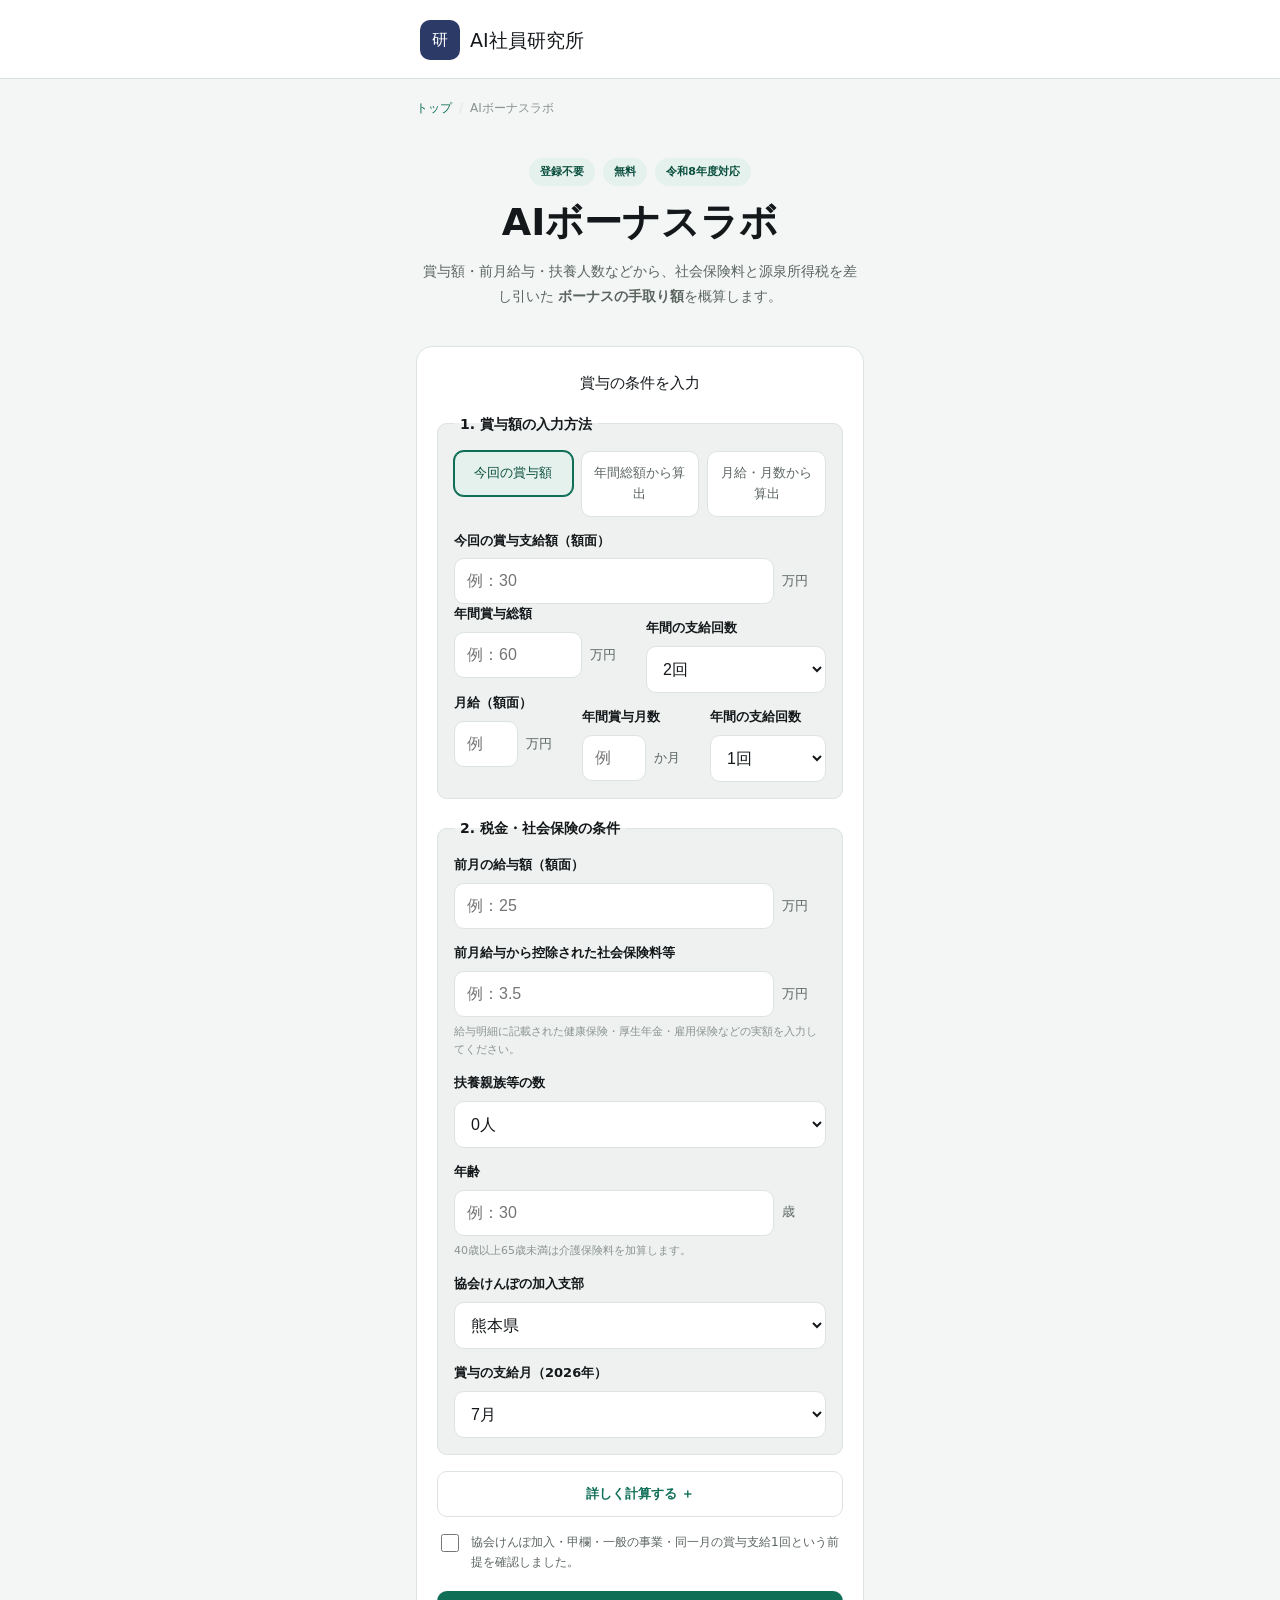
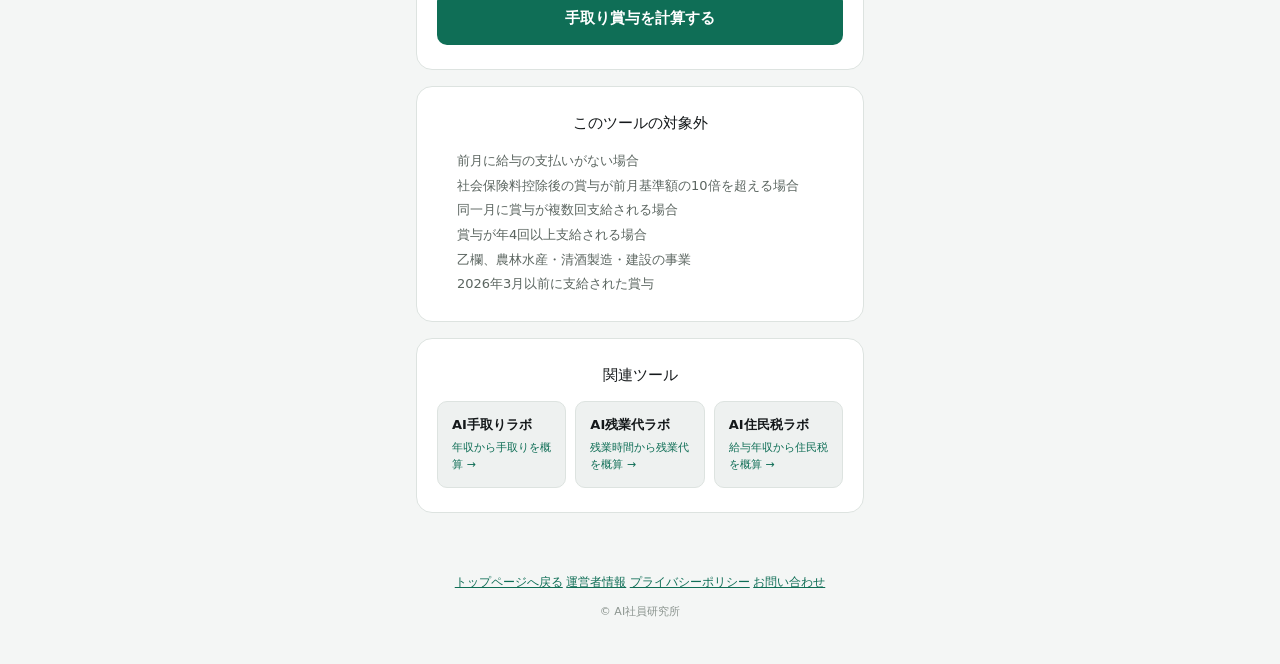
<file: tools/004-bonus-lab/index.html>
<!DOCTYPE html>
<html lang="ja">
<head>
  <meta charset="UTF-8">
  <meta name="viewport" content="width=device-width, initial-scale=1.0">

  <!-- Google tag (gtag.js) -->
  <script async src="https://www.googletagmanager.com/gtag/js?id=G-CL4PJXLG6M"></script>
  <script>
    window.dataLayer = window.dataLayer || [];
    function gtag(){dataLayer.push(arguments);}
    gtag('js', new Date());
    gtag('config', 'G-CL4PJXLG6M');
  </script>

  <!-- Google AdSense -->
  <script async src="https://pagead2.googlesyndication.com/pagead/js/adsbygoogle.js?client=ca-pub-1213645304949565"
       crossorigin="anonymous"></script>

  <title>AIボーナスラボ | 賞与の手取りを無料で概算（令和8年度対応）</title>
  <meta name="description" content="賞与額、前月給与、扶養人数、都道府県から、健康保険・厚生年金・雇用保険・源泉所得税を差し引いたボーナス手取りを無料で概算します。令和8年度制度対応。">
  <link rel="icon" type="image/svg+xml" href="../../favicon.svg">
  <link rel="canonical" href="https://aishain-lab.jp/tools/004-bonus-lab/">

  <meta property="og:type" content="website">
  <meta property="og:site_name" content="AI社員研究所">
  <meta property="og:title" content="AIボーナスラボ | 賞与の手取りを無料で概算">
  <meta property="og:description" content="賞与額と前月給与などから、社会保険料・源泉所得税を差し引いた手取り賞与を概算します。">
  <meta property="og:url" content="https://aishain-lab.jp/tools/004-bonus-lab/">
  <meta property="og:image" content="https://aishain-lab.jp/og-image.png">
  <meta property="og:locale" content="ja_JP">

  <meta name="twitter:card" content="summary_large_image">
  <meta name="twitter:title" content="AIボーナスラボ | 賞与の手取りを無料で概算">
  <meta name="twitter:description" content="令和8年度の社会保険料率と国税庁の賞与算出率表を使い、ボーナス手取りを概算します。">
  <meta name="twitter:image" content="https://aishain-lab.jp/og-image.png">

  <script type="application/ld+json">
  {
    "@context": "https://schema.org",
    "@type": "WebApplication",
    "name": "AIボーナスラボ",
    "url": "https://aishain-lab.jp/tools/004-bonus-lab/",
    "applicationCategory": "FinanceApplication",
    "operatingSystem": "Web",
    "description": "賞与額、前月給与、扶養人数、都道府県から手取り賞与を概算する無料ツールです。",
    "offers": {
      "@type": "Offer",
      "price": "0",
      "priceCurrency": "JPY"
    }
  }
  </script>

  <script type="application/ld+json">
  {
    "@context": "https://schema.org",
    "@type": "BreadcrumbList",
    "itemListElement": [
      {
        "@type": "ListItem",
        "position": 1,
        "name": "AI社員研究所",
        "item": "https://aishain-lab.jp/"
      },
      {
        "@type": "ListItem",
        "position": 2,
        "name": "AIボーナスラボ",
        "item": "https://aishain-lab.jp/tools/004-bonus-lab/"
      }
    ]
  }
  </script>

  <link rel="stylesheet" href="../../common/css/reset.css">
  <link rel="stylesheet" href="../../common/css/variables.css">
  <link rel="stylesheet" href="../../common/css/base.css">
  <link rel="stylesheet" href="style.css">
</head>
<body>
  <header class="header">
    <div class="header__inner">
      <a class="brand-link" href="../../" aria-label="AI社員研究所トップへ">
        <span class="header__mark" aria-hidden="true">研</span>
        <span class="header__title">AI社員研究所</span>
      </a>
    </div>
  </header>

  <main class="main">
    <nav class="breadcrumb" aria-label="パンくずリスト">
      <ol>
        <li><a href="../../">トップ</a></li>
        <li aria-current="page">AIボーナスラボ</li>
      </ol>
    </nav>

    <section class="tool-hero">
      <div class="tool-hero__badges">
        <span class="tool-hero__badge">登録不要</span>
        <span class="tool-hero__badge">無料</span>
        <span class="tool-hero__badge">令和8年度対応</span>
      </div>
      <h1 class="tool-hero__title">AIボーナスラボ</h1>
      <p class="tool-hero__desc">
        賞与額・前月給与・扶養人数などから、社会保険料と源泉所得税を差し引いた
        <strong>ボーナスの手取り額</strong>を概算します。
      </p>
    </section>

    <section class="card" id="form-section">
      <h2 class="section-heading">賞与の条件を入力</h2>

      <form id="bonus-form" novalidate>
        <div class="form-error" id="form-error" role="alert" hidden></div>

        <fieldset class="input-block">
          <legend class="input-block__title">1. 賞与額の入力方法</legend>

          <div class="mode-selector" role="radiogroup" aria-label="賞与額の入力方法">
            <label class="mode-option">
              <input type="radio" name="input-mode" value="direct" checked>
              <span>今回の賞与額</span>
            </label>
            <label class="mode-option">
              <input type="radio" name="input-mode" value="annual">
              <span>年間総額から算出</span>
            </label>
            <label class="mode-option">
              <input type="radio" name="input-mode" value="months">
              <span>月給・月数から算出</span>
            </label>
          </div>

          <div class="mode-panel" data-mode-panel="direct">
            <label class="field" for="bonus-direct">
              <span class="field__label">今回の賞与支給額（額面）</span>
              <span class="field__control">
                <input id="bonus-direct" type="number" min="0.1" max="10000" step="0.1" inputmode="decimal" placeholder="例：30">
                <span class="field__unit">万円</span>
              </span>
            </label>
          </div>

          <div class="mode-panel" data-mode-panel="annual" hidden>
            <label class="field" for="bonus-annual">
              <span class="field__label">年間賞与総額</span>
              <span class="field__control">
                <input id="bonus-annual" type="number" min="0.1" max="30000" step="0.1" inputmode="decimal" placeholder="例：60">
                <span class="field__unit">万円</span>
              </span>
            </label>
            <label class="field" for="annual-count">
              <span class="field__label">年間の支給回数</span>
              <span class="field__control">
                <select id="annual-count">
                  <option value="1">1回</option>
                  <option value="2" selected>2回</option>
                  <option value="3">3回</option>
                </select>
              </span>
            </label>
          </div>

          <div class="mode-panel" data-mode-panel="months" hidden>
            <label class="field" for="monthly-salary">
              <span class="field__label">月給（額面）</span>
              <span class="field__control">
                <input id="monthly-salary" type="number" min="0.1" max="1000" step="0.1" inputmode="decimal" placeholder="例：25">
                <span class="field__unit">万円</span>
              </span>
            </label>
            <label class="field" for="bonus-months">
              <span class="field__label">年間賞与月数</span>
              <span class="field__control">
                <input id="bonus-months" type="number" min="0.1" max="20" step="0.1" inputmode="decimal" placeholder="例：2">
                <span class="field__unit">か月</span>
              </span>
            </label>
            <label class="field" for="months-count">
              <span class="field__label">年間の支給回数</span>
              <span class="field__control">
                <select id="months-count">
                  <option value="1" selected>1回</option>
                  <option value="2">2回</option>
                  <option value="3">3回</option>
                </select>
              </span>
            </label>
          </div>
        </fieldset>

        <fieldset class="input-block">
          <legend class="input-block__title">2. 税金・社会保険の条件</legend>

          <label class="field" for="previous-salary">
            <span class="field__label">前月の給与額（額面）</span>
            <span class="field__control">
              <input id="previous-salary" type="number" min="0.1" max="1000" step="0.1" inputmode="decimal" placeholder="例：25" required>
              <span class="field__unit">万円</span>
            </span>
          </label>

          <label class="field" for="previous-social">
            <span class="field__label">前月給与から控除された社会保険料等</span>
            <span class="field__control">
              <input id="previous-social" type="number" min="0" max="1000" step="0.1" inputmode="decimal" placeholder="例：3.5" required>
              <span class="field__unit">万円</span>
            </span>
            <span class="field__help">給与明細に記載された健康保険・厚生年金・雇用保険などの実額を入力してください。</span>
          </label>

          <label class="field" for="dependents">
            <span class="field__label">扶養親族等の数</span>
            <span class="field__control">
              <select id="dependents">
                <option value="0" selected>0人</option>
                <option value="1">1人</option>
                <option value="2">2人</option>
                <option value="3">3人</option>
                <option value="4">4人</option>
                <option value="5">5人</option>
                <option value="6">6人</option>
                <option value="7">7人以上</option>
              </select>
            </span>
          </label>

          <label class="field" for="age">
            <span class="field__label">年齢</span>
            <span class="field__control">
              <input id="age" type="number" min="15" max="74" step="1" inputmode="numeric" placeholder="例：30" required>
              <span class="field__unit">歳</span>
            </span>
            <span class="field__help">40歳以上65歳未満は介護保険料を加算します。</span>
          </label>

          <label class="field" for="prefecture">
            <span class="field__label">協会けんぽの加入支部</span>
            <span class="field__control">
              <select id="prefecture" required>
              <option value="北海道">北海道</option>
              <option value="青森県">青森県</option>
              <option value="岩手県">岩手県</option>
              <option value="宮城県">宮城県</option>
              <option value="秋田県">秋田県</option>
              <option value="山形県">山形県</option>
              <option value="福島県">福島県</option>
              <option value="茨城県">茨城県</option>
              <option value="栃木県">栃木県</option>
              <option value="群馬県">群馬県</option>
              <option value="埼玉県">埼玉県</option>
              <option value="千葉県">千葉県</option>
              <option value="東京都">東京都</option>
              <option value="神奈川県">神奈川県</option>
              <option value="新潟県">新潟県</option>
              <option value="富山県">富山県</option>
              <option value="石川県">石川県</option>
              <option value="福井県">福井県</option>
              <option value="山梨県">山梨県</option>
              <option value="長野県">長野県</option>
              <option value="岐阜県">岐阜県</option>
              <option value="静岡県">静岡県</option>
              <option value="愛知県">愛知県</option>
              <option value="三重県">三重県</option>
              <option value="滋賀県">滋賀県</option>
              <option value="京都府">京都府</option>
              <option value="大阪府">大阪府</option>
              <option value="兵庫県">兵庫県</option>
              <option value="奈良県">奈良県</option>
              <option value="和歌山県">和歌山県</option>
              <option value="鳥取県">鳥取県</option>
              <option value="島根県">島根県</option>
              <option value="岡山県">岡山県</option>
              <option value="広島県">広島県</option>
              <option value="山口県">山口県</option>
              <option value="徳島県">徳島県</option>
              <option value="香川県">香川県</option>
              <option value="愛媛県">愛媛県</option>
              <option value="高知県">高知県</option>
              <option value="福岡県">福岡県</option>
              <option value="佐賀県">佐賀県</option>
              <option value="長崎県">長崎県</option>
              <option value="熊本県" selected>熊本県</option>
              <option value="大分県">大分県</option>
              <option value="宮崎県">宮崎県</option>
              <option value="鹿児島県">鹿児島県</option>
              <option value="沖縄県">沖縄県</option>
              </select>
            </span>
          </label>

          <label class="field" for="payment-month">
            <span class="field__label">賞与の支給月（2026年）</span>
            <span class="field__control">
              <select id="payment-month">
                <option value="4">4月</option>
                <option value="5">5月</option>
                <option value="6">6月</option>
                <option value="7" selected>7月</option>
                <option value="8">8月</option>
                <option value="9">9月</option>
                <option value="10">10月</option>
                <option value="11">11月</option>
                <option value="12">12月</option>
              </select>
            </span>
          </label>
        </fieldset>

        <button class="detail-toggle" id="detail-toggle" type="button" aria-expanded="false" aria-controls="detail-fields">
          詳しく計算する ＋
        </button>

        <div id="detail-fields" hidden>
          <fieldset class="input-block input-block--detail">
            <legend class="input-block__title">詳しい条件</legend>
            <label class="field" for="prior-bonus-total">
              <span class="field__label">今年度、今回より前の標準賞与額累計</span>
              <span class="field__control">
                <input id="prior-bonus-total" type="number" min="0" max="573" step="0.1" inputmode="decimal" placeholder="未入力は0">
                <span class="field__unit">万円</span>
              </span>
              <span class="field__help">4月から今回までの、1,000円未満切り捨て後の標準賞与額累計です。</span>
            </label>
          </fieldset>
        </div>

        <label class="agreement">
          <input id="conditions-confirmed" type="checkbox">
          <span>協会けんぽ加入・甲欄・一般の事業・同一月の賞与支給1回という前提を確認しました。</span>
        </label>

        <button class="primary-button" type="submit">手取り賞与を計算する</button>
      </form>
    </section>

    <section class="card result-card" id="result-section" hidden aria-live="polite">
      <p class="result-eyebrow">手取り賞与の概算</p>
      <p class="result-main"><span id="take-home">0</span><span class="result-main__unit">円</span></p>
      <p class="result-rate">手取り率 <strong id="take-home-rate">0.0</strong>%</p>
      <p class="result-condition" id="result-condition"></p>

      <div class="calculation-summary" id="calculation-summary" hidden></div>

      <h2 class="section-heading section-heading--result">控除内訳</h2>
      <dl class="detail-list">
        <div><dt>賞与額（額面）</dt><dd><span id="d-gross">0</span>円</dd></div>
        <div><dt>標準賞与額</dt><dd><span id="d-standard">0</span>円</dd></div>
        <div><dt>健康保険料</dt><dd><span id="d-health">0</span>円</dd></div>
        <div><dt>介護保険料</dt><dd><span id="d-care">0</span>円</dd></div>
        <div><dt>子ども・子育て支援金</dt><dd><span id="d-support">0</span>円</dd></div>
        <div><dt>厚生年金保険料</dt><dd><span id="d-pension">0</span>円</dd></div>
        <div><dt>雇用保険料</dt><dd><span id="d-employment">0</span>円</dd></div>
        <div class="detail-list__total"><dt>社会保険料等合計</dt><dd><span id="d-social-total">0</span>円</dd></div>
        <div><dt>適用した源泉税率</dt><dd><span id="d-tax-rate">0</span>%</dd></div>
        <div><dt>源泉所得税</dt><dd><span id="d-income-tax">0</span>円</dd></div>
      </dl>

      <div class="notice-block">
        <p>
          本ツールの結果は概算です。健康保険・支援金は年度累計573万円、厚生年金は同一月合計150万円を上限として計算します。
          会社独自の端数処理や加入制度、年末調整などにより実額と異なる場合があります。
        </p>
      </div>

      <button class="secondary-button" id="recalc-button" type="button">条件を変えて再計算</button>
    </section>

    <section class="card">
      <h2 class="section-heading">このツールの対象外</h2>
      <ul class="note-list">
        <li>前月に給与の支払いがない場合</li>
        <li>社会保険料控除後の賞与が前月基準額の10倍を超える場合</li>
        <li>同一月に賞与が複数回支給される場合</li>
        <li>賞与が年4回以上支給される場合</li>
        <li>乙欄、農林水産・清酒製造・建設の事業</li>
        <li>2026年3月以前に支給された賞与</li>
      </ul>
    </section>

    <section class="card">
      <h2 class="section-heading">関連ツール</h2>
      <ul class="related-list">
        <li><a href="../001-tedori-lab/">AI手取りラボ <span>年収から手取りを概算 →</span></a></li>
        <li><a href="../002-zangyodai-lab/">AI残業代ラボ <span>残業時間から残業代を概算 →</span></a></li>
        <li><a href="../003-juminzei-lab/">AI住民税ラボ <span>給与年収から住民税を概算 →</span></a></li>
      </ul>
    </section>
  </main>

  <footer class="footer">
    <nav class="footer-links" aria-label="サイト情報">
      <a class="link-button" href="../../">トップページへ戻る</a>
      <a class="link-button" href="../../about/">運営者情報</a>
      <a class="link-button" href="../../privacy/">プライバシーポリシー</a>
      <a class="link-button" href="../../contact/">お問い合わせ</a>
    </nav>
    <p class="footer__copyright">&copy; AI社員研究所</p>
  </footer>

  <script src="script.js"></script>
</body>
</html>
</file>
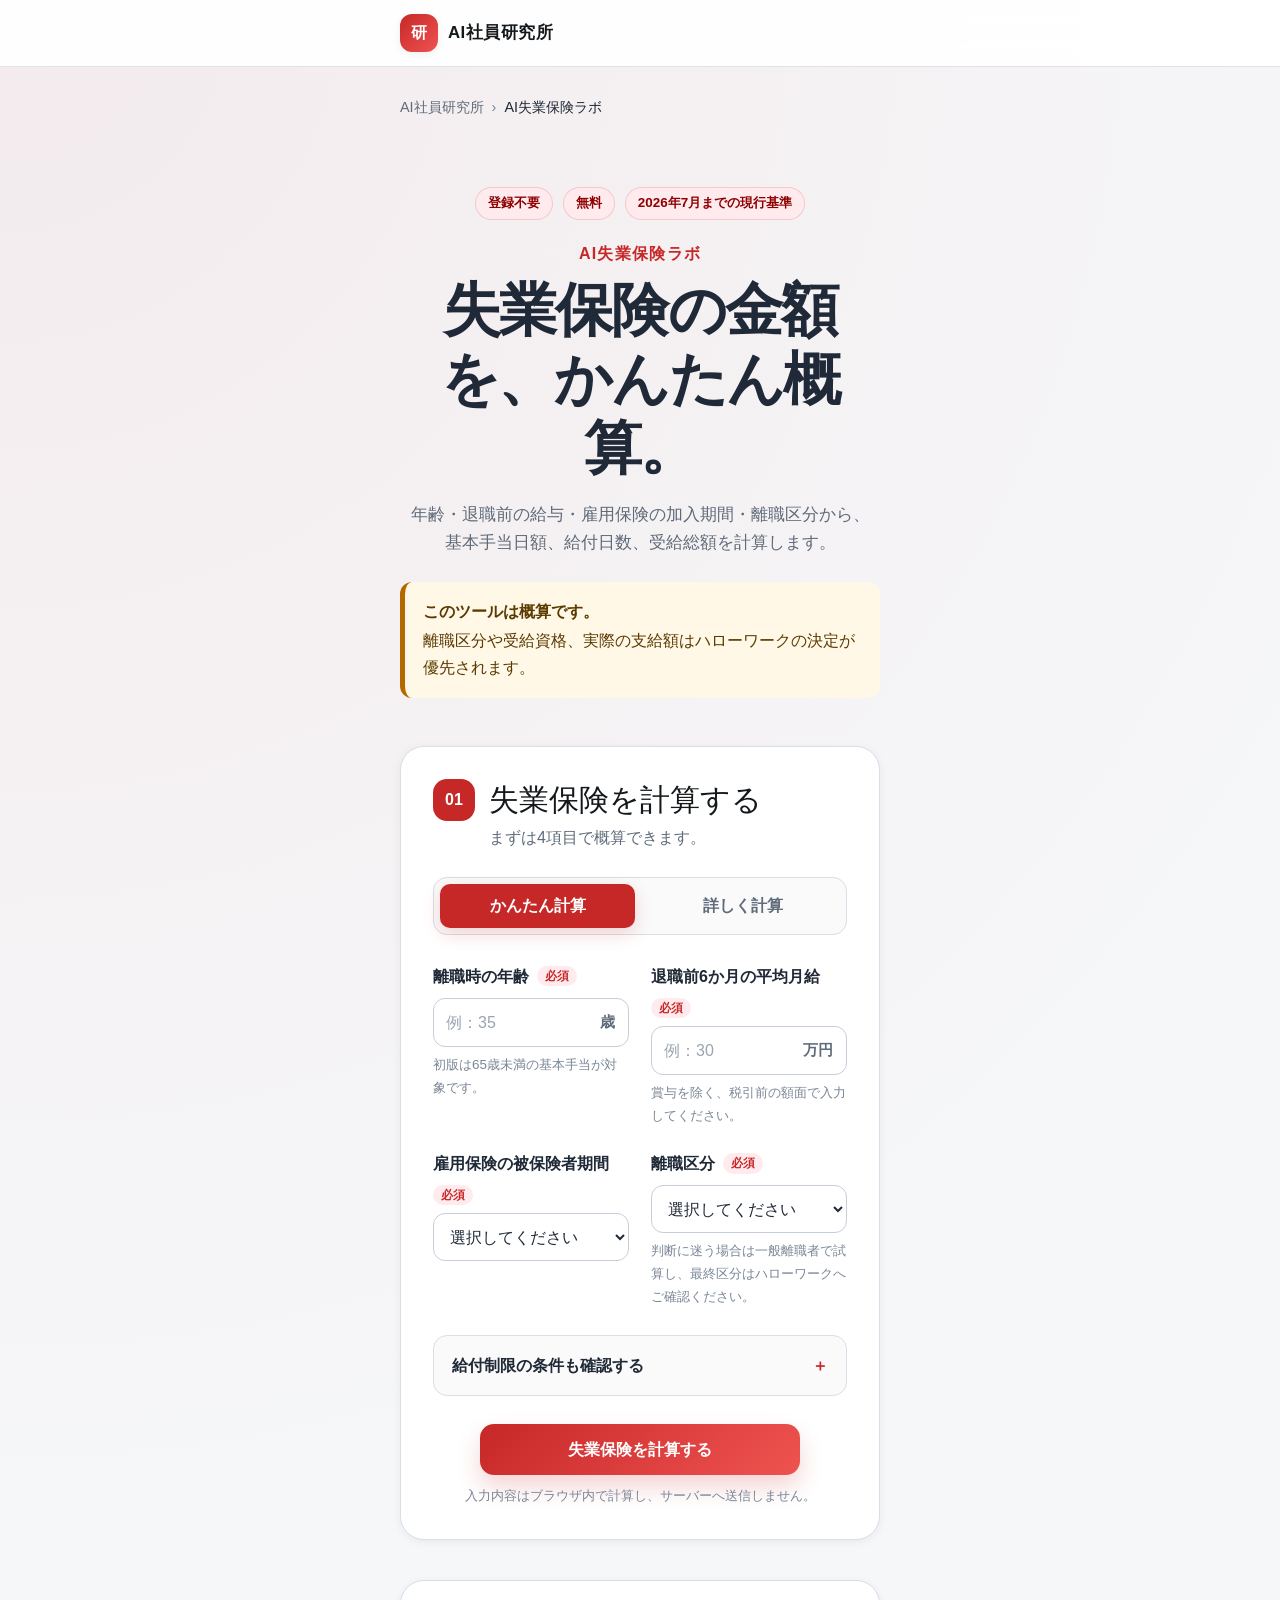
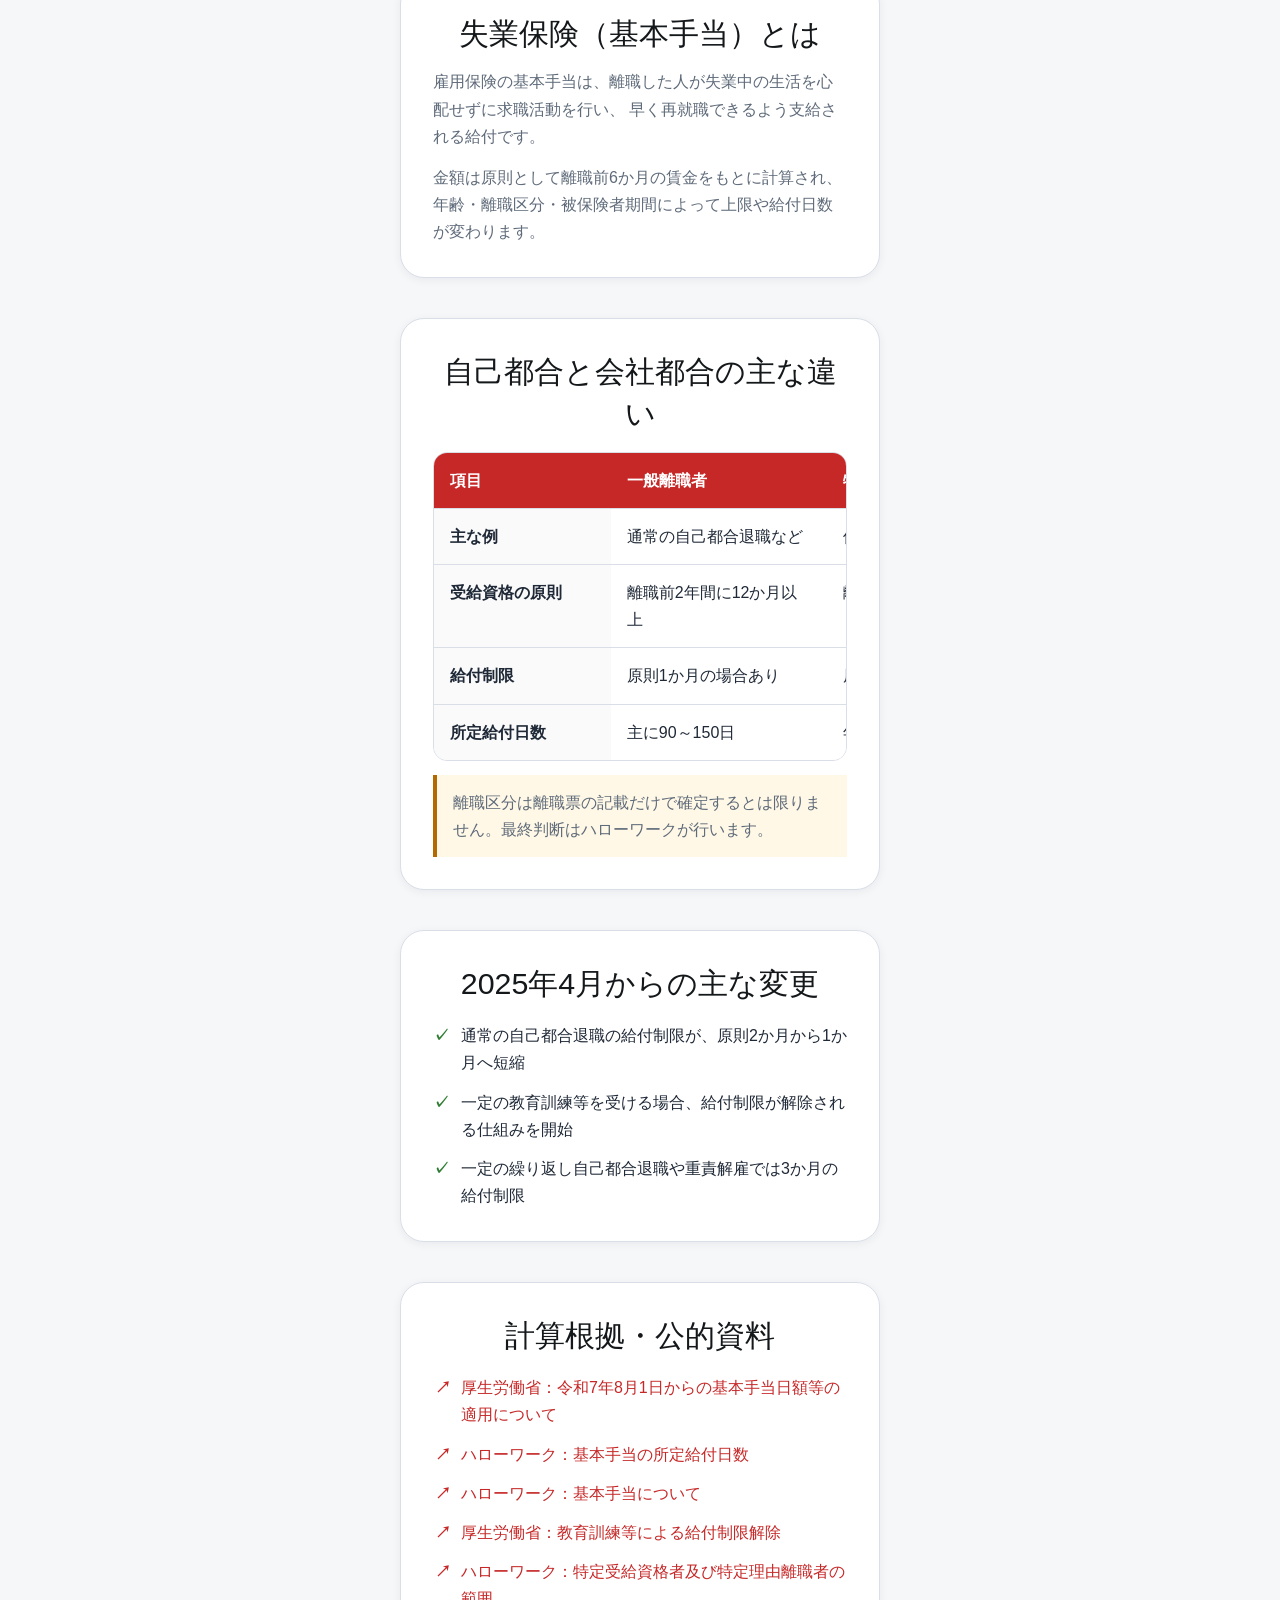
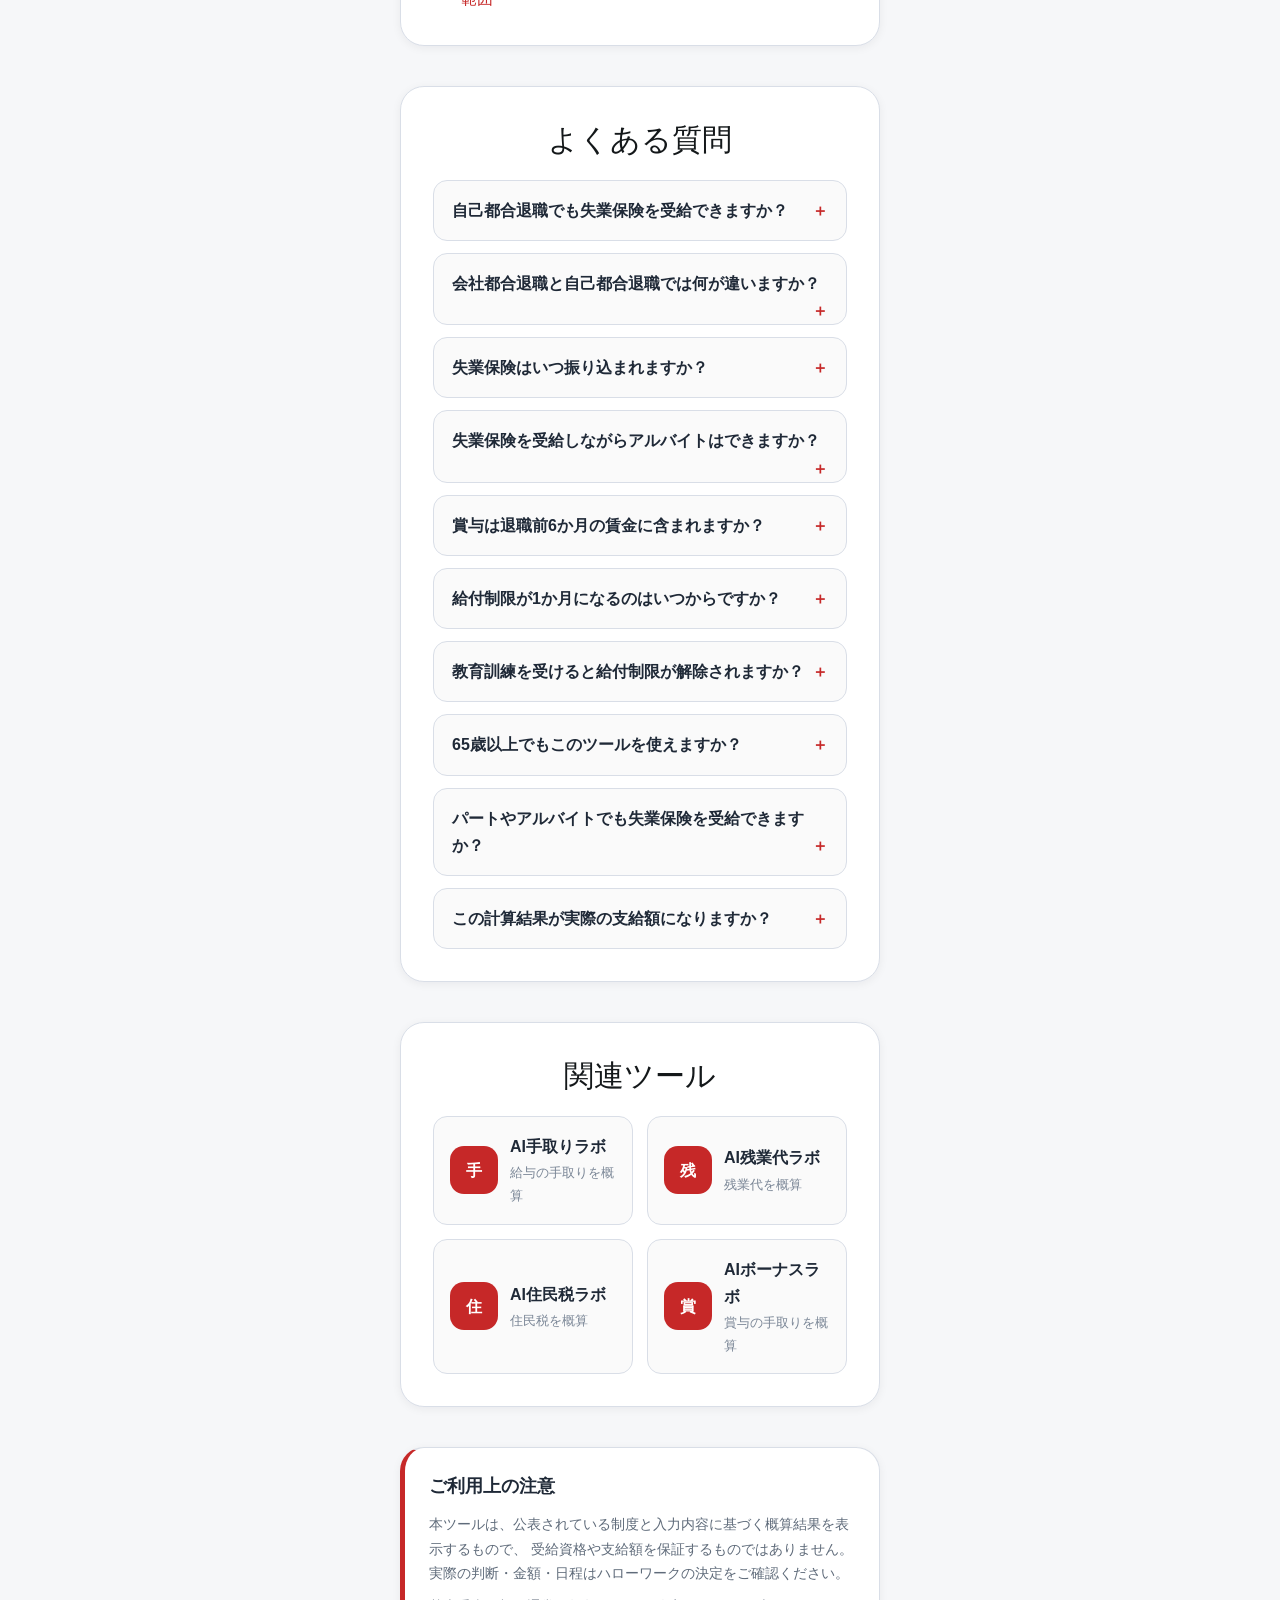
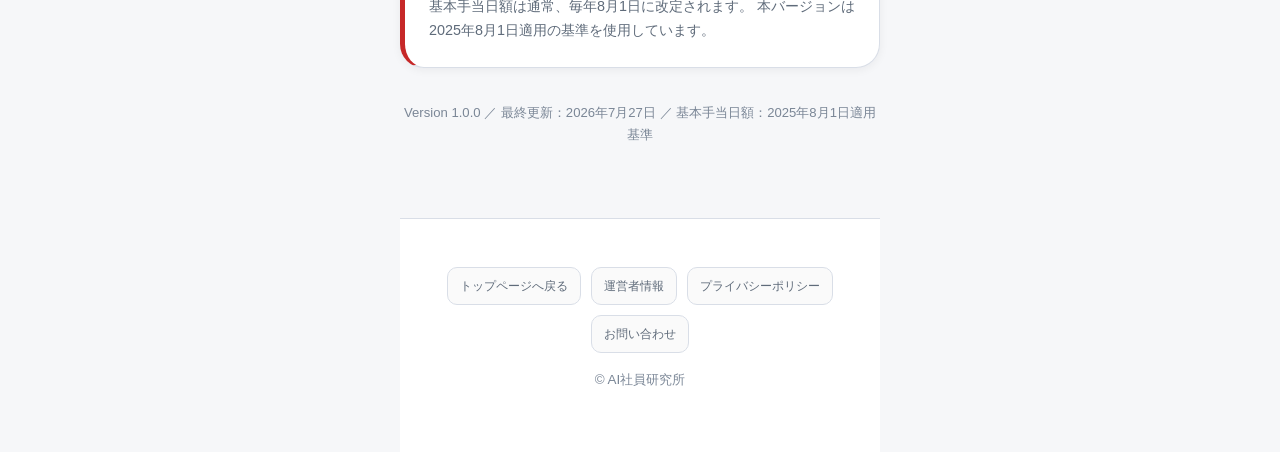
<file: tools/005-unemployment-lab/index.html>
<!DOCTYPE html>
<html lang="ja">
<head>
  <!-- Google tag (gtag.js) -->
  <script async src="https://www.googletagmanager.com/gtag/js?id=G-CL4PJXLG6M"></script>
  <script>
    window.dataLayer = window.dataLayer || [];
    function gtag(){dataLayer.push(arguments);}
    gtag("js", new Date());
    gtag("config", "G-CL4PJXLG6M");
  </script>

  <meta charset="UTF-8">
  <meta name="viewport" content="width=device-width, initial-scale=1.0">

  <!-- Google AdSense -->
  <script async
    src="https://pagead2.googlesyndication.com/pagead/js/adsbygoogle.js?client=ca-pub-1213645304949565"
    crossorigin="anonymous"></script>

  <title>AI失業保険ラボ｜失業手当を無料計算【2026年対応】</title>
  <meta
    name="description"
    content="年齢・退職前の給与・雇用保険の加入期間・離職区分から、失業保険の基本手当日額、給付日数、受給総額、28日分の目安を無料で概算できます。">
  <meta name="robots" content="index,follow">

  <link rel="canonical" href="https://aishain-lab.jp/tools/005-unemployment-lab/">
  <link rel="icon" type="image/svg+xml" href="../../favicon.svg">

  <!-- OGP -->
  <meta property="og:type" content="website">
  <meta property="og:site_name" content="AI社員研究所">
  <meta property="og:title" content="AI失業保険ラボ｜失業手当を無料計算【2026年対応】">
  <meta
    property="og:description"
    content="年齢・退職前の給与・雇用保険の加入期間・離職区分から、失業保険の基本手当日額・給付日数・受給総額を無料で概算。">
  <meta property="og:url" content="https://aishain-lab.jp/tools/005-unemployment-lab/">
  <meta property="og:image" content="https://aishain-lab.jp/og-image.png">
  <meta property="og:image:width" content="1200">
  <meta property="og:image:height" content="630">
  <meta property="og:locale" content="ja_JP">

  <!-- Twitter Card -->
  <meta name="twitter:card" content="summary_large_image">
  <meta name="twitter:title" content="AI失業保険ラボ｜失業手当を無料計算【2026年対応】">
  <meta
    name="twitter:description"
    content="失業保険の基本手当日額・給付日数・受給総額を無料で概算できます。">
  <meta name="twitter:image" content="https://aishain-lab.jp/og-image.png">

  <!-- JSON-LD: WebApplication -->
  <script type="application/ld+json">
  {
    "@context": "https://schema.org",
    "@type": "WebApplication",
    "name": "AI失業保険ラボ",
    "url": "https://aishain-lab.jp/tools/005-unemployment-lab/",
    "applicationCategory": "FinanceApplication",
    "operatingSystem": "Web",
    "inLanguage": "ja",
    "isAccessibleForFree": true,
    "description": "年齢、退職前の給与、雇用保険の加入期間、離職区分から、雇用保険の基本手当日額、給付日数、受給総額を概算する無料Webツール。",
    "publisher": {
      "@type": "Organization",
      "name": "AI社員研究所",
      "url": "https://aishain-lab.jp/"
    }
  }
  </script>

  <!-- JSON-LD: BreadcrumbList -->
  <script type="application/ld+json">
  {
    "@context": "https://schema.org",
    "@type": "BreadcrumbList",
    "itemListElement": [
      {
        "@type": "ListItem",
        "position": 1,
        "name": "AI社員研究所",
        "item": "https://aishain-lab.jp/"
      },
      {
        "@type": "ListItem",
        "position": 2,
        "name": "AI失業保険ラボ",
        "item": "https://aishain-lab.jp/tools/005-unemployment-lab/"
      }
    ]
  }
  </script>

  <!-- JSON-LD: FAQPage（画面表示と同一内容） -->
  <script type="application/ld+json">
  {
    "@context": "https://schema.org",
    "@type": "FAQPage",
    "mainEntity": [
      {
        "@type": "Question",
        "name": "自己都合退職でも失業保険を受給できますか？",
        "acceptedAnswer": {
          "@type": "Answer",
          "text": "受給資格を満たしていれば、自己都合退職でも基本手当を受給できます。ただし、7日間の待期に加えて給付制限が付く場合があります。"
        }
      },
      {
        "@type": "Question",
        "name": "会社都合退職と自己都合退職では何が違いますか？",
        "acceptedAnswer": {
          "@type": "Answer",
          "text": "主に受給資格要件、所定給付日数、給付制限の有無が異なります。離職区分の最終判断はハローワークが行います。"
        }
      },
      {
        "@type": "Question",
        "name": "失業保険はいつ振り込まれますか？",
        "acceptedAnswer": {
          "@type": "Answer",
          "text": "受給手続き、7日間の待期、給付制限、失業認定を経て振り込まれます。具体的な日付は認定日やハローワークの処理状況により異なります。"
        }
      },
      {
        "@type": "Question",
        "name": "失業保険を受給しながらアルバイトはできますか？",
        "acceptedAnswer": {
          "@type": "Answer",
          "text": "働いた日や収入は失業認定申告書で申告する必要があります。勤務時間や収入により不支給、繰越、減額などの扱いが変わるため、事前にハローワークへ確認してください。"
        }
      },
      {
        "@type": "Question",
        "name": "賞与は退職前6か月の賃金に含まれますか？",
        "acceptedAnswer": {
          "@type": "Answer",
          "text": "原則として、3か月を超える期間ごとに支払われる賞与などは賃金日額の計算対象に含まれません。"
        }
      },
      {
        "@type": "Question",
        "name": "給付制限が1か月になるのはいつからですか？",
        "acceptedAnswer": {
          "@type": "Answer",
          "text": "2025年4月1日以降の通常の自己都合退職では、給付制限は原則1か月です。一定の場合は3か月となります。"
        }
      },
      {
        "@type": "Question",
        "name": "教育訓練を受けると給付制限が解除されますか？",
        "acceptedAnswer": {
          "@type": "Answer",
          "text": "対象となる教育訓練等を離職前または離職後に受けた場合、給付制限が解除されることがあります。適用条件はハローワークで確認してください。"
        }
      },
      {
        "@type": "Question",
        "name": "65歳以上でもこのツールを使えますか？",
        "acceptedAnswer": {
          "@type": "Answer",
          "text": "この初版は65歳未満の一般的な基本手当を対象としています。65歳以上の高年齢求職者給付金は対象外です。"
        }
      },
      {
        "@type": "Question",
        "name": "パートやアルバイトでも失業保険を受給できますか？",
        "acceptedAnswer": {
          "@type": "Answer",
          "text": "雇用保険に加入し、受給資格などの要件を満たしていれば対象になる可能性があります。個別の加入状況は雇用保険被保険者証やハローワークで確認してください。"
        }
      },
      {
        "@type": "Question",
        "name": "この計算結果が実際の支給額になりますか？",
        "acceptedAnswer": {
          "@type": "Answer",
          "text": "本ツールの結果は概算です。実際の受給資格、離職区分、賃金日額、給付日数、支給額はハローワークの決定が優先されます。"
        }
      }
    ]
  }
  </script>

  <link rel="stylesheet" href="../../common/css/reset.css">
  <link rel="stylesheet" href="../../common/css/variables.css">
  <link rel="stylesheet" href="../../common/css/base.css">
  <link rel="stylesheet" href="style.css">
</head>

<body>
  <header class="header">
    <div class="header__inner">
      <a class="header__brand" href="../../" aria-label="AI社員研究所トップへ">
        <span class="header__mark" aria-hidden="true">研</span>
        <span class="header__title">AI社員研究所</span>
      </a>
    </div>
  </header>

  <main class="main">
    <nav class="breadcrumb" aria-label="パンくずリスト">
      <ol class="breadcrumb__list">
        <li><a href="../../">AI社員研究所</a></li>
        <li aria-current="page">AI失業保険ラボ</li>
      </ol>
    </nav>

    <section class="hero">
      <div class="hero__badges" aria-label="ツールの特徴">
        <span class="hero__badge">登録不要</span>
        <span class="hero__badge">無料</span>
        <span class="hero__badge">2026年7月までの現行基準</span>
      </div>

      <p class="hero__eyebrow">AI失業保険ラボ</p>
      <h1 class="hero__title">失業保険の金額を、かんたん概算。</h1>
      <p class="hero__desc">
        年齢・退職前の給与・雇用保険の加入期間・離職区分から、
        基本手当日額、給付日数、受給総額を計算します。
      </p>

      <div class="hero__notice" role="note">
        <strong>このツールは概算です。</strong>
        離職区分や受給資格、実際の支給額はハローワークの決定が優先されます。
      </div>
    </section>

    <div class="ad-slot ad-slot--top" data-ad-position="top" aria-hidden="true"></div>

    <section id="calculator" class="card calculator" aria-labelledby="calculator-title">
      <div class="section-header">
        <span class="section-header__number" aria-hidden="true">01</span>
        <div>
          <h2 id="calculator-title" class="section-heading">失業保険を計算する</h2>
          <p class="section-lead">まずは4項目で概算できます。</p>
        </div>
      </div>

      <form id="unemployment-form" novalidate>
        <div id="form-error" class="form-error" role="alert" hidden></div>

        <fieldset class="mode-switch">
          <legend class="sr-only">計算方法</legend>
          <label class="mode-switch__item">
            <input type="radio" name="calculationMode" value="simple" checked>
            <span>かんたん計算</span>
          </label>
          <label class="mode-switch__item">
            <input type="radio" name="calculationMode" value="detailed">
            <span>詳しく計算</span>
          </label>
        </fieldset>

        <div class="form-grid">
          <div class="field">
            <label class="field__label" for="age">
              離職時の年齢
              <span class="field__required">必須</span>
            </label>
            <div class="input-with-unit">
              <input
                id="age"
                name="age"
                type="number"
                min="15"
                max="64"
                step="1"
                inputmode="numeric"
                autocomplete="off"
                placeholder="例：35"
                required>
              <span class="input-with-unit__unit">歳</span>
            </div>
            <p class="field__help">初版は65歳未満の基本手当が対象です。</p>
          </div>

          <div id="simple-income-field" class="field">
            <label class="field__label" for="average-monthly-wage">
              退職前6か月の平均月給
              <span class="field__required">必須</span>
            </label>
            <div class="input-with-unit">
              <input
                id="average-monthly-wage"
                name="averageMonthlyWage"
                type="number"
                min="1"
                max="1000"
                step="0.1"
                inputmode="decimal"
                autocomplete="off"
                placeholder="例：30"
                required>
              <span class="input-with-unit__unit">万円</span>
            </div>
            <p class="field__help">
              賞与を除く、税引前の額面で入力してください。
            </p>
          </div>

          <div id="detailed-income-fields" class="field field--full detailed-fields" hidden>
            <span class="field__label">
              退職前6か月の賃金
              <span class="field__required">必須</span>
            </span>
            <p class="field__help field__help--top">
              各月の税引前賃金を入力してください。原則として賞与は含めません。
            </p>

            <div class="six-month-grid">
              <label>
                <span>1か月目</span>
                <span class="input-with-unit">
                  <input id="wage-month-1" name="wageMonth1" type="number" min="0" max="1000" step="0.1" inputmode="decimal" placeholder="30">
                  <span class="input-with-unit__unit">万円</span>
                </span>
              </label>
              <label>
                <span>2か月目</span>
                <span class="input-with-unit">
                  <input id="wage-month-2" name="wageMonth2" type="number" min="0" max="1000" step="0.1" inputmode="decimal" placeholder="30">
                  <span class="input-with-unit__unit">万円</span>
                </span>
              </label>
              <label>
                <span>3か月目</span>
                <span class="input-with-unit">
                  <input id="wage-month-3" name="wageMonth3" type="number" min="0" max="1000" step="0.1" inputmode="decimal" placeholder="30">
                  <span class="input-with-unit__unit">万円</span>
                </span>
              </label>
              <label>
                <span>4か月目</span>
                <span class="input-with-unit">
                  <input id="wage-month-4" name="wageMonth4" type="number" min="0" max="1000" step="0.1" inputmode="decimal" placeholder="30">
                  <span class="input-with-unit__unit">万円</span>
                </span>
              </label>
              <label>
                <span>5か月目</span>
                <span class="input-with-unit">
                  <input id="wage-month-5" name="wageMonth5" type="number" min="0" max="1000" step="0.1" inputmode="decimal" placeholder="30">
                  <span class="input-with-unit__unit">万円</span>
                </span>
              </label>
              <label>
                <span>6か月目</span>
                <span class="input-with-unit">
                  <input id="wage-month-6" name="wageMonth6" type="number" min="0" max="1000" step="0.1" inputmode="decimal" placeholder="30">
                  <span class="input-with-unit__unit">万円</span>
                </span>
              </label>
            </div>
          </div>

          <div class="field">
            <label class="field__label" for="insured-period">
              雇用保険の被保険者期間
              <span class="field__required">必須</span>
            </label>
            <select id="insured-period" name="insuredPeriod" required>
              <option value="">選択してください</option>
              <option value="under6m">6か月未満</option>
              <option value="6m-under1y">6か月以上1年未満</option>
              <option value="1-under5">1年以上5年未満</option>
              <option value="5-under10">5年以上10年未満</option>
              <option value="10-under20">10年以上20年未満</option>
              <option value="20plus">20年以上</option>
            </select>
          </div>

          <div class="field">
            <label class="field__label" for="separation-type">
              離職区分
              <span class="field__required">必須</span>
            </label>
            <select id="separation-type" name="separationType" required>
              <option value="">選択してください</option>
              <option value="general-self">
                一般離職者（通常の自己都合など）
              </option>
              <option value="specific-eligible">
                特定受給資格者（倒産・解雇など）
              </option>
              <option value="specific-reason">
                特定理由離職者
              </option>
            </select>
            <p class="field__help">
              判断に迷う場合は一般離職者で試算し、最終区分はハローワークへご確認ください。
            </p>
          </div>
        </div>

        <details class="advanced-options">
          <summary>給付制限の条件も確認する</summary>
          <div class="advanced-options__body">
            <div class="field">
              <label class="field__label" for="separation-date">退職日</label>
              <input id="separation-date" name="separationDate" type="date">
              <p class="field__help">
                受給期間満了日の目安と制度の適用時期に使用します。
              </p>
            </div>

            <div id="self-reason-options" class="advanced-options__group" hidden>
              <label class="check-row">
                <input id="repeat-self-separation" name="repeatSelfSeparation" type="checkbox">
                <span>
                  今回の退職日前5年間に、正当な理由のない自己都合退職で
                  受給資格決定を2回以上受けている
                </span>
              </label>

              <label class="check-row">
                <input id="education-exemption" name="educationExemption" type="checkbox">
                <span>
                  給付制限解除の対象となる教育訓練等を受けた、または受ける予定
                </span>
              </label>
            </div>
          </div>
        </details>

        <div class="form-actions">
          <button id="calculate-button" class="primary-button" type="submit">
            失業保険を計算する
          </button>
          <p class="form-actions__note">
            入力内容はブラウザ内で計算し、サーバーへ送信しません。
          </p>
        </div>
      </form>
    </section>

    <section id="result-section" class="result-section" aria-labelledby="result-title" hidden>
      <div class="result-hero">
        <p class="result-hero__eyebrow">概算結果</p>
        <h2 id="result-title" class="result-hero__title">予想受給総額</h2>
        <p class="result-hero__amount">
          <span id="total-benefit">0</span><span class="result-hero__unit">円</span>
        </p>
        <p id="result-condition" class="result-hero__condition"></p>
      </div>

      <div class="result-grid">
        <article class="result-card">
          <h3>基本手当日額</h3>
          <p><span id="daily-benefit">0</span>円</p>
        </article>
        <article class="result-card">
          <h3>所定給付日数</h3>
          <p><span id="benefit-days">0</span>日</p>
        </article>
        <article class="result-card">
          <h3>28日分の目安</h3>
          <p><span id="benefit-28-days">0</span>円</p>
        </article>
        <article class="result-card">
          <h3>賃金日額</h3>
          <p><span id="wage-daily">0</span>円</p>
        </article>
      </div>

      <section class="result-detail" aria-labelledby="calculation-detail-title">
        <h3 id="calculation-detail-title">計算の内訳</h3>
        <dl class="detail-list">
          <div>
            <dt>退職前6か月の賃金合計</dt>
            <dd><span id="six-month-total">0</span>円</dd>
          </div>
          <div>
            <dt>適用された給付率</dt>
            <dd><span id="benefit-rate">0</span>%</dd>
          </div>
          <div>
            <dt>年齢別上限の適用</dt>
            <dd id="cap-status">なし</dd>
          </div>
          <div>
            <dt>給付制限</dt>
            <dd id="restriction-period">判定なし</dd>
          </div>
          <div>
            <dt>受給期間満了日の目安</dt>
            <dd id="benefit-expiry-date">退職日を入力すると表示されます</dd>
          </div>
        </dl>
      </section>

      <section class="advice-card" aria-labelledby="advice-title">
        <div class="advice-card__icon" aria-hidden="true">!</div>
        <div>
          <h3 id="advice-title">結果を見るときの注意</h3>
          <p id="advice-text">
            本ツールは公表されている制度をもとにした概算です。
          </p>
        </div>
      </section>

      <section class="timeline-card" aria-labelledby="timeline-title">
        <h3 id="timeline-title">受給までの基本的な流れ</h3>
        <ol class="timeline">
          <li>
            <span class="timeline__number">1</span>
            <div>
              <strong>退職・離職票を受け取る</strong>
              <p>会社から届く時期は事業所の手続き状況で異なります。</p>
            </div>
          </li>
          <li>
            <span class="timeline__number">2</span>
            <div>
              <strong>ハローワークで受給手続き</strong>
              <p>求職申込みと離職票の提出などを行います。</p>
            </div>
          </li>
          <li>
            <span class="timeline__number">3</span>
            <div>
              <strong>7日間の待期</strong>
              <p>離職区分にかかわらず、原則として待期があります。</p>
            </div>
          </li>
          <li id="restriction-timeline-item">
            <span class="timeline__number">4</span>
            <div>
              <strong>給付制限（該当する場合）</strong>
              <p id="restriction-timeline-text">離職区分などにより期間が異なります。</p>
            </div>
          </li>
          <li>
            <span class="timeline__number">5</span>
            <div>
              <strong>失業認定・振込</strong>
              <p>認定日や振込日はハローワークの案内をご確認ください。</p>
            </div>
          </li>
        </ol>
      </section>

      <div class="result-actions">
        <button id="recalculate-button" class="secondary-button" type="button">
          条件を変えて再計算
        </button>
      </div>
    </section>

    <div class="ad-slot ad-slot--middle" data-ad-position="middle" aria-hidden="true"></div>

    <section class="card content-section" aria-labelledby="about-title">
      <h2 id="about-title" class="section-heading">失業保険（基本手当）とは</h2>
      <p>
        雇用保険の基本手当は、離職した人が失業中の生活を心配せずに求職活動を行い、
        早く再就職できるよう支給される給付です。
      </p>
      <p>
        金額は原則として離職前6か月の賃金をもとに計算され、
        年齢・離職区分・被保険者期間によって上限や給付日数が変わります。
      </p>
    </section>

    <section class="card content-section" aria-labelledby="difference-title">
      <h2 id="difference-title" class="section-heading">自己都合と会社都合の主な違い</h2>
      <div class="responsive-table">
        <table>
          <thead>
            <tr>
              <th scope="col">項目</th>
              <th scope="col">一般離職者</th>
              <th scope="col">特定受給資格者等</th>
            </tr>
          </thead>
          <tbody>
            <tr>
              <th scope="row">主な例</th>
              <td>通常の自己都合退職など</td>
              <td>倒産・解雇など</td>
            </tr>
            <tr>
              <th scope="row">受給資格の原則</th>
              <td>離職前2年間に12か月以上</td>
              <td>離職前1年間に6か月以上の場合あり</td>
            </tr>
            <tr>
              <th scope="row">給付制限</th>
              <td>原則1か月の場合あり</td>
              <td>原則なし</td>
            </tr>
            <tr>
              <th scope="row">所定給付日数</th>
              <td>主に90～150日</td>
              <td>年齢・期間により90～330日</td>
            </tr>
          </tbody>
        </table>
      </div>
      <p class="content-note">
        離職区分は離職票の記載だけで確定するとは限りません。最終判断はハローワークが行います。
      </p>
    </section>

    <section class="card content-section" aria-labelledby="reform-title">
      <h2 id="reform-title" class="section-heading">2025年4月からの主な変更</h2>
      <ul class="check-list">
        <li>通常の自己都合退職の給付制限が、原則2か月から1か月へ短縮</li>
        <li>一定の教育訓練等を受ける場合、給付制限が解除される仕組みを開始</li>
        <li>一定の繰り返し自己都合退職や重責解雇では3か月の給付制限</li>
      </ul>
    </section>

    <section class="card content-section" aria-labelledby="source-title">
      <h2 id="source-title" class="section-heading">計算根拠・公的資料</h2>
      <ul class="source-list">
        <li>
          <a href="https://www.mhlw.go.jp/stf/seisakunitsuite/bunya/0000160564_00048.html"
             target="_blank" rel="noopener noreferrer">
            厚生労働省：令和7年8月1日からの基本手当日額等の適用について
          </a>
        </li>
        <li>
          <a href="https://www.hellowork.mhlw.go.jp/insurance/insurance_benefitdays.html"
             target="_blank" rel="noopener noreferrer">
            ハローワーク：基本手当の所定給付日数
          </a>
        </li>
        <li>
          <a href="https://www.hellowork.mhlw.go.jp/insurance/insurance_basicbenefit.html"
             target="_blank" rel="noopener noreferrer">
            ハローワーク：基本手当について
          </a>
        </li>
        <li>
          <a href="https://www.mhlw.go.jp/stf/seisakunitsuite/bunya/0000160564_00045.html"
             target="_blank" rel="noopener noreferrer">
            厚生労働省：教育訓練等による給付制限解除
          </a>
        </li>
        <li>
          <a href="https://www.hellowork.mhlw.go.jp/insurance/insurance_range.html"
             target="_blank" rel="noopener noreferrer">
            ハローワーク：特定受給資格者及び特定理由離職者の範囲
          </a>
        </li>
      </ul>
    </section>

    <section class="card faq-section" aria-labelledby="faq-title">
      <h2 id="faq-title" class="section-heading">よくある質問</h2>

      <div class="faq-list">
        <details class="faq-item">
          <summary>自己都合退職でも失業保険を受給できますか？</summary>
          <p>受給資格を満たしていれば受給できます。ただし、7日間の待期に加えて給付制限が付く場合があります。</p>
        </details>

        <details class="faq-item">
          <summary>会社都合退職と自己都合退職では何が違いますか？</summary>
          <p>主に受給資格要件、所定給付日数、給付制限の有無が異なります。離職区分の最終判断はハローワークが行います。</p>
        </details>

        <details class="faq-item">
          <summary>失業保険はいつ振り込まれますか？</summary>
          <p>受給手続き、7日間の待期、給付制限、失業認定を経て振り込まれます。具体的な日付は認定日や処理状況により異なります。</p>
        </details>

        <details class="faq-item">
          <summary>失業保険を受給しながらアルバイトはできますか？</summary>
          <p>働いた日や収入は申告が必要です。勤務時間や収入により扱いが異なるため、事前にハローワークへ確認してください。</p>
        </details>

        <details class="faq-item">
          <summary>賞与は退職前6か月の賃金に含まれますか？</summary>
          <p>原則として、3か月を超える期間ごとに支払われる賞与などは賃金日額の計算対象に含まれません。</p>
        </details>

        <details class="faq-item">
          <summary>給付制限が1か月になるのはいつからですか？</summary>
          <p>2025年4月1日以降の通常の自己都合退職では、給付制限は原則1か月です。一定の場合は3か月となります。</p>
        </details>

        <details class="faq-item">
          <summary>教育訓練を受けると給付制限が解除されますか？</summary>
          <p>対象となる教育訓練等を受けた場合、給付制限が解除されることがあります。適用条件はハローワークで確認してください。</p>
        </details>

        <details class="faq-item">
          <summary>65歳以上でもこのツールを使えますか？</summary>
          <p>初版は65歳未満の一般的な基本手当が対象です。65歳以上の高年齢求職者給付金は対象外です。</p>
        </details>

        <details class="faq-item">
          <summary>パートやアルバイトでも失業保険を受給できますか？</summary>
          <p>雇用保険に加入し、受給資格要件を満たしていれば対象になる可能性があります。</p>
        </details>

        <details class="faq-item">
          <summary>この計算結果が実際の支給額になりますか？</summary>
          <p>本ツールの結果は概算です。実際の受給資格、離職区分、賃金日額、給付日数、支給額はハローワークの決定が優先されます。</p>
        </details>
      </div>
    </section>

    <section class="card related-section" aria-labelledby="related-title">
      <h2 id="related-title" class="section-heading">関連ツール</h2>
      <div class="related-grid">
        <a class="related-card" href="../001-tedori-lab/">
          <span class="related-card__icon" aria-hidden="true">手</span>
          <span>
            <strong>AI手取りラボ</strong>
            <small>給与の手取りを概算</small>
          </span>
        </a>
        <a class="related-card" href="../002-zangyodai-lab/">
          <span class="related-card__icon" aria-hidden="true">残</span>
          <span>
            <strong>AI残業代ラボ</strong>
            <small>残業代を概算</small>
          </span>
        </a>
        <a class="related-card" href="../003-juminzei-lab/">
          <span class="related-card__icon" aria-hidden="true">住</span>
          <span>
            <strong>AI住民税ラボ</strong>
            <small>住民税を概算</small>
          </span>
        </a>
        <a class="related-card" href="../004-bonus-lab/">
          <span class="related-card__icon" aria-hidden="true">賞</span>
          <span>
            <strong>AIボーナスラボ</strong>
            <small>賞与の手取りを概算</small>
          </span>
        </a>
      </div>
    </section>

    <section class="disclaimer" aria-label="免責事項">
      <h2>ご利用上の注意</h2>
      <p>
        本ツールは、公表されている制度と入力内容に基づく概算結果を表示するもので、
        受給資格や支給額を保証するものではありません。
        実際の判断・金額・日程はハローワークの決定をご確認ください。
      </p>
      <p>
        基本手当日額は通常、毎年8月1日に改定されます。
        本バージョンは2025年8月1日適用の基準を使用しています。
      </p>
    </section>

    <p class="version-info">
      Version 1.0.0 ／ 最終更新：2026年7月27日 ／
      基本手当日額：2025年8月1日適用基準
    </p>

    <div class="ad-slot ad-slot--bottom" data-ad-position="bottom" aria-hidden="true"></div>
  </main>

  <footer class="footer">
    <nav class="footer-links" aria-label="サイト情報">
      <a class="link-button" href="../../">トップページへ戻る</a>
      <a class="link-button" href="../../about/">運営者情報</a>
      <a class="link-button" href="../../privacy/">プライバシーポリシー</a>
      <a class="link-button" href="../../contact/">お問い合わせ</a>
    </nav>
    <p class="footer__copyright">&copy; AI社員研究所</p>
  </footer>

  <script src="script.js"></script>
</body>
</html>
</file>
<file: common/css/variables.css>
/* ============================================
   common/css/variables.css
   全ツール共通のカラー・フォント・レイアウトトークン。
   AI手取りラボ/AI残業代ラボと同じ値を採用し、ブランドの統一感を保つ。
   ============================================ */

:root {
  /* Color */
  --color-bg: #F4F6F5;
  --color-surface: #FFFFFF;
  --color-surface-sunken: #EEF1F0;
  --color-text-primary: #14181A;
  --color-text-secondary: #5B6560;
  --color-text-muted: #8B948F;
  --color-border: #DDE3E0;

  --color-accent: #0F6E56;       /* ティール(信頼・落ち着き) */
  --color-accent-dark: #0A4E3D;
  --color-accent-bg: #E4F1EC;

  --color-indigo: #2B3A67;       /* 見出し等のアクセント差し色 */

  --color-error: #B3261E;
  --color-error-bg: #FBEAE9;

  /* Type */
  --font-sans: "Hiragino Sans", "Noto Sans JP", "Yu Gothic", system-ui, -apple-system, sans-serif;
  --font-num: "Roboto Mono", "SF Mono", "Hiragino Sans", monospace;

  /* Layout */
  --radius-card: 16px;
  --radius-control: 10px;
  --max-width: 480px;
}
</file>
<file: common/css/base.css>
/* ============================================
   common/css/base.css
   全ページ共通のベーススタイル・共通コンポーネント。
   (ヘッダー/フッター/カード/ボタン/sr-only 等)
   ============================================ */

body {
  background: var(--color-bg);
  color: var(--color-text-primary);
  font-family: var(--font-sans);
  line-height: 1.6;
  -webkit-font-smoothing: antialiased;
}

/* スクリーンリーダー専用(視覚的には非表示・SEO/アクセシビリティ用の見出しに使用) */
.sr-only {
  position: absolute;
  width: 1px;
  height: 1px;
  padding: 0;
  margin: -1px;
  overflow: hidden;
  clip: rect(0, 0, 0, 0);
  white-space: nowrap;
  border: 0;
}

/* ---------- Header ---------- */

.header {
  background: var(--color-surface);
  border-bottom: 1px solid var(--color-border);
}

.header__inner {
  max-width: var(--max-width);
  margin: 0 auto;
  padding: 20px 20px 18px;
  display: flex;
  align-items: center;
  gap: 12px;
}

.header__mark {
  flex-shrink: 0;
  width: 40px;
  height: 40px;
  border-radius: 10px;
  background: var(--color-indigo);
  color: #fff;
  display: flex;
  align-items: center;
  justify-content: center;
  font-weight: 500;
  font-size: 16px;
}

.header__title {
  margin: 0;
  font-size: 19px;
  font-weight: 500;
  color: var(--color-text-primary);
}

/* ---------- Main / layout ---------- */

.main {
  max-width: var(--max-width);
  margin: 0 auto;
  padding: 20px 16px 40px;
  display: flex;
  flex-direction: column;
  gap: 16px;
}

.card {
  background: var(--color-surface);
  border: 1px solid var(--color-border);
  border-radius: var(--radius-card);
  padding: 24px 20px;
}

.section-heading {
  margin: 0 0 4px;
  font-size: 15px;
  font-weight: 500;
  color: var(--color-text-primary);
  text-align: center;
}

/* ---------- Buttons ---------- */

.btn-primary {
  width: 100%;
  height: 50px;
  background: var(--color-accent);
  color: #fff;
  border: none;
  border-radius: var(--radius-control);
  font-size: 15px;
  font-weight: 500;
  font-family: var(--font-sans);
  cursor: pointer;
}

.btn-primary:active {
  background: var(--color-accent-dark);
}

.link-button {
  background: none;
  border: none;
  padding: 0;
  font-size: 12px;
  font-family: var(--font-sans);
  color: var(--color-accent);
  text-decoration: underline;
  cursor: pointer;
}

.link-note {
  margin: 10px 0 0;
  padding: 10px 12px;
  background: var(--color-surface-sunken);
  border-radius: var(--radius-control);
  font-size: 12px;
  line-height: 1.6;
  color: var(--color-text-secondary);
  text-align: center;
}

/* ---------- 広告プレースホルダー ----------
   広告読み込み前後でレイアウトが崩れないよう、最小限のスタイルに留める。
   実際の広告タグは別途組み込む想定(本ファイルには含まない)。
------------------------------------------------- */
.ad-slot {
  min-height: 1px;
}

/* ---------- Footer ---------- */

.footer {
  max-width: var(--max-width);
  margin: 0 auto;
  padding: 20px 20px 32px;
  text-align: center;
  font-size: 11px;
  color: var(--color-text-muted);
}
</file>
<file: style.css>
/* ============================================
   AI社員研究所 トップページ - style.css (v1.2)
   common/css(reset/variables/base)を前提としたページ固有スタイルのみを記述。
   ============================================ */

   .hero {
    text-align: center;
    padding: 8px 4px 4px;
  }
  
  .hero__badges {
    display: flex;
    justify-content: center;
    gap: 8px;
    margin-bottom: 14px;
  }
  
  .hero__badge {
    font-size: 11px;
    font-weight: 500;
    color: var(--color-accent-dark);
    background: var(--color-accent-bg);
    border-radius: 999px;
    padding: 5px 12px;
  }
  
  .hero__title {
    margin: 0 0 10px;
    font-size: 26px;
    font-weight: 600;
    line-height: 1.4;
    color: var(--color-text-primary);
  }
  
  .hero__desc {
    margin: 0;
    font-size: 13px;
    line-height: 1.7;
    color: var(--color-text-secondary);
  }
  
  .tool-list {
    display: flex;
    flex-direction: column;
    gap: 10px;
    margin-top: 16px;
  }
  
  .tool-card__link {
    display: flex;
    align-items: center;
    gap: 12px;
    background: var(--color-surface-sunken);
    border: 1px solid var(--color-border);
    border-radius: var(--radius-control);
    padding: 14px;
  }
  
  .tool-card__icon {
    flex-shrink: 0;
    width: 36px;
    height: 36px;
    border-radius: 9px;
    background: var(--color-indigo);
    color: #fff;
    display: flex;
    align-items: center;
    justify-content: center;
    font-size: 14px;
    font-weight: 500;
  }
  
  .tool-card__body {
    flex: 1;
    min-width: 0;
    display: flex;
    flex-direction: column;
  }
  
  .tool-card__name {
    font-size: 14px;
    font-weight: 500;
    color: var(--color-text-primary);
  }
  
  .tool-card__desc {
    font-size: 12px;
    color: var(--color-text-secondary);
    margin-top: 2px;
  }
  
  .tool-card__cta {
    flex-shrink: 0;
    font-size: 12px;
    font-weight: 500;
    color: var(--color-accent);
    white-space: nowrap;
  }
  
  .tool-list__note {
    margin: 16px 0 0;
    font-size: 12px;
    color: var(--color-text-muted);
    text-align: center;
  }
  
  .coming-soon {
    display: flex;
    flex-direction: column;
    gap: 8px;
    margin-top: 16px;
  }
  
  .coming-soon__item {
    display: flex;
    align-items: center;
    gap: 10px;
    font-size: 13px;
    color: var(--color-text-secondary);
    padding: 10px 12px;
    background: var(--color-surface-sunken);
    border-radius: var(--radius-control);
  }
  
  .coming-soon__badge {
    flex-shrink: 0;
    font-size: 10px;
    font-weight: 500;
    color: var(--color-text-muted);
    background: var(--color-surface);
    border: 1px solid var(--color-border);
    border-radius: 999px;
    padding: 3px 8px;
  }
  
  .coming-soon__name {
    flex: 1;
    min-width: 0;
  }
  
  .coming-soon__label {
    flex-shrink: 0;
    font-size: 11px;
    font-weight: 500;
    color: var(--color-accent);
    white-space: nowrap;
  }
  
  .updates-list {
    display: flex;
    flex-direction: column;
    gap: 10px;
    margin-top: 16px;
  }
  
  .updates-list__item {
    background: var(--color-surface-sunken);
    border-radius: var(--radius-control);
    padding: 12px 14px;
  }
  
  .updates-list__date {
    display: block;
    font-size: 11px;
    font-weight: 500;
    color: var(--color-text-muted);
    margin-bottom: 4px;
  }
  
  .updates-list__text {
    margin: 0;
    font-size: 13px;
    color: var(--color-text-primary);
    line-height: 1.6;
  }
  
  .footer-links {
    display: flex;
    justify-content: center;
    gap: 16px;
    margin-bottom: 10px;
  }
  
  .footer__copyright {
    margin: 8px 0 0;
  }
</file>
<file: about/style.css>
/* ============================================
   AI社員研究所 運営者情報ページ - style.css (v1.0)
   common/css(reset/variables/base)を前提としたページ固有スタイルのみを記述。
   ============================================ */

/* ---------- ページ見出し ---------- */

.about-hero {
    text-align: center;
    padding: 8px 4px 4px;
  }
  
  .about-hero__title {
    margin: 0;
    font-size: 24px;
    font-weight: 600;
    line-height: 1.4;
    color: var(--color-text-primary);
  }
  
  /* ---------- 本文セクション共通 ---------- */
  
  .about-section {
    padding: 20px 20px;
  }
  
  .about-section__heading {
    margin: 0 0 10px;
    font-size: 16px;
    font-weight: 600;
    color: var(--color-text-primary);
    text-align: left;
  }
  
  .about-section__text {
    margin: 0;
    font-size: 13px;
    line-height: 1.8;
    color: var(--color-text-secondary);
  }
  
  /* ---------- 関連ページへの案内(カードUI) ---------- */
  
  .about-links {
    display: flex;
    flex-direction: column;
    gap: 10px;
  }
  
  .about-link-card {
    display: flex;
    align-items: center;
    gap: 12px;
    background: var(--color-surface);
    border: 1px solid var(--color-border);
    border-radius: var(--radius-control);
    padding: 14px;
  }
  
  .about-link-card__icon {
    flex-shrink: 0;
    width: 36px;
    height: 36px;
    border-radius: 9px;
    background: var(--color-indigo);
    color: #fff;
    display: flex;
    align-items: center;
    justify-content: center;
    font-size: 15px;
  }
  
  .about-link-card__body {
    flex: 1;
    min-width: 0;
    display: flex;
    flex-direction: column;
  }
  
  .about-link-card__name {
    font-size: 14px;
    font-weight: 500;
    color: var(--color-text-primary);
  }
  
  .about-link-card__desc {
    font-size: 12px;
    color: var(--color-text-secondary);
    margin-top: 2px;
  }
  
  .about-link-card__cta {
    flex-shrink: 0;
    font-size: 12px;
    font-weight: 500;
    color: var(--color-accent);
    white-space: nowrap;
  }
  
  /* ---------- フッター(戻るリンク+コピーライトのみ) ---------- */
  
  .footer__back {
    margin: 0 0 10px;
  }
  
  .back-link {
    font-size: 12px;
    color: var(--color-accent);
    text-decoration: underline;
  }
</file>
<file: contact/style.css>
/* ============================================
   AI社員研究所 お問い合わせページ - style.css (v1.0)
   common/css(reset/variables/base)を前提としたページ固有スタイルのみを記述。
   ============================================ */

/* ---------- ページ見出し ---------- */

.contact-hero {
    text-align: center;
    padding: 8px 4px 4px;
  }
  
  .contact-hero__title {
    margin: 0 0 10px;
    font-size: 24px;
    font-weight: 600;
    line-height: 1.4;
    color: var(--color-text-primary);
  }
  
  .contact-hero__desc {
    margin: 0;
    font-size: 13px;
    line-height: 1.7;
    color: var(--color-text-secondary);
  }
  
  /* ---------- 本文セクション共通 ---------- */
  
  .contact-section {
    padding: 20px 20px;
  }
  
  .contact-section__heading {
    margin: 0 0 14px;
    font-size: 16px;
    font-weight: 600;
    color: var(--color-text-primary);
    text-align: left;
  }
  
  .contact-section__text {
    margin: 0 0 16px;
    font-size: 13px;
    line-height: 1.8;
    color: var(--color-text-secondary);
  }
  
  /* ---------- お問い合わせ内容の例 ---------- */
  
  .contact-examples {
    display: flex;
    flex-direction: column;
    gap: 8px;
  }
  
  .contact-examples__item {
    display: flex;
    align-items: center;
    gap: 10px;
    font-size: 13px;
    color: var(--color-text-secondary);
    padding: 10px 12px;
    background: var(--color-surface-sunken);
    border-radius: var(--radius-control);
  }
  
  .contact-examples__icon {
    flex-shrink: 0;
    font-size: 16px;
  }
  
  .contact-examples__text {
    color: var(--color-text-primary);
  }
  
  /* ---------- フォーム誘導ボタン ---------- */
  
  .contact-section--cta {
    text-align: center;
  }
  
  .contact-section--cta .contact-section__heading,
  .contact-section--cta .contact-section__text {
    text-align: center;
  }
  
  .contact-form-btn {
    display: inline-block;
    width: 100%;
    max-width: 320px;
    box-sizing: border-box;
    background: var(--color-accent);
    color: #fff;
    border: none;
    border-radius: var(--radius-control);
    padding: 14px 20px;
    font-size: 15px;
    font-weight: 500;
    text-align: center;
  }
  
  .contact-form-btn:active {
    background: var(--color-accent-dark);
  }
  
  /* ---------- フッター(戻るリンク+コピーライトのみ) ---------- */
  
  .footer__back {
    margin: 0 0 10px;
  }
  
  .back-link {
    font-size: 12px;
    color: var(--color-accent);
    text-decoration: underline;
  }
</file>
<file: privacy/style.css>
/* ============================================
   AI社員研究所 プライバシーポリシーページ - style.css (v1.0)
   common/css(reset/variables/base)を前提としたページ固有スタイルのみを記述。
   ============================================ */

/* ---------- ページ見出し ---------- */

.privacy-hero {
    text-align: center;
    padding: 8px 4px 4px;
  }
  
  .privacy-hero__title {
    margin: 0 0 10px;
    font-size: 24px;
    font-weight: 600;
    line-height: 1.4;
    color: var(--color-text-primary);
  }
  
  .privacy-hero__desc {
    margin: 0;
    font-size: 13px;
    line-height: 1.7;
    color: var(--color-text-secondary);
  }
  
  /* ---------- 本文セクション ---------- */
  
  .privacy-section {
    padding: 20px 20px;
  }
  
  .privacy-section__heading {
    margin: 0 0 10px;
    font-size: 16px;
    font-weight: 600;
    color: var(--color-text-primary);
    text-align: left;
  }
  
  .privacy-section__text {
    margin: 0;
    font-size: 13px;
    line-height: 1.8;
    color: var(--color-text-secondary);
  }
  
  .privacy-section--meta {
    background: var(--color-accent-bg);
    border-color: var(--color-accent-bg);
  }
  
  .privacy-section--meta .privacy-section__heading,
  .privacy-section--meta .privacy-section__text {
    color: var(--color-accent-dark);
  }
  
  /* ---------- フッター(このページ専用: 戻るリンク+コピーライトのみ) ---------- */
  
  .footer__back {
    margin: 0 0 10px;
  }
  
  .back-link {
    font-size: 12px;
    color: var(--color-accent);
    text-decoration: underline;
  }
</file>
<file: tools/style.css>
/* ============================================
   AI残業代ラボ - style.css (v1.0)
   AI手取りラボのトークン・コンポーネントを流用。
   トークン定義 → 全体レイアウト → コンポーネント の順
   ============================================ */

:root {
  /* Color */
  --color-bg: #F4F6F5;
  --color-surface: #FFFFFF;
  --color-surface-sunken: #EEF1F0;
  --color-text-primary: #14181A;
  --color-text-secondary: #5B6560;
  --color-text-muted: #8B948F;
  --color-border: #DDE3E0;

  --color-accent: #0F6E56;       /* ティール(信頼・落ち着き) */
  --color-accent-dark: #0A4E3D;
  --color-accent-bg: #E4F1EC;

  --color-indigo: #2B3A67;       /* 見出し等のアクセント差し色 */

  --color-error: #B3261E;
  --color-error-bg: #FBEAE9;

  /* Type */
  --font-sans: "Hiragino Sans", "Noto Sans JP", "Yu Gothic", system-ui, -apple-system, sans-serif;
  --font-num: "Roboto Mono", "SF Mono", "Hiragino Sans", monospace;

  /* Layout */
  --radius-card: 16px;
  --radius-control: 10px;
  --max-width: 480px;
}

* {
  box-sizing: border-box;
}

/* スクリーンリーダー専用(視覚的には非表示・SEO/アクセシビリティ用の見出しに使用) */
.sr-only {
  position: absolute;
  width: 1px;
  height: 1px;
  padding: 0;
  margin: -1px;
  overflow: hidden;
  clip: rect(0, 0, 0, 0);
  white-space: nowrap;
  border: 0;
}

html, body {
  margin: 0;
  padding: 0;
}

body {
  background: var(--color-bg);
  color: var(--color-text-primary);
  font-family: var(--font-sans);
  line-height: 1.6;
  -webkit-font-smoothing: antialiased;
}

/* ---------- Header ---------- */

.header {
  background: var(--color-surface);
  border-bottom: 1px solid var(--color-border);
}

.header__inner {
  max-width: var(--max-width);
  margin: 0 auto;
  padding: 20px 20px 18px;
  display: flex;
  align-items: center;
  gap: 12px;
}

.header__mark {
  flex-shrink: 0;
  width: 40px;
  height: 40px;
  border-radius: 10px;
  background: var(--color-indigo);
  color: #fff;
  display: flex;
  align-items: center;
  justify-content: center;
  font-weight: 500;
  font-size: 16px;
}

.header__brand {
  margin: 0;
  font-size: 11px;
  letter-spacing: 0.04em;
  color: var(--color-text-muted);
}

.header__title {
  margin: 2px 0 0;
  font-size: 19px;
  font-weight: 500;
  color: var(--color-text-primary);
}

/* ---------- Main / layout ---------- */

.main {
  max-width: var(--max-width);
  margin: 0 auto;
  padding: 20px 16px 40px;
  display: flex;
  flex-direction: column;
  gap: 16px;
}

.card {
  background: var(--color-surface);
  border: 1px solid var(--color-border);
  border-radius: var(--radius-card);
  padding: 24px 20px;
}

.card__lead {
  margin: 0 0 20px;
  font-size: 13px;
  color: var(--color-text-secondary);
  text-align: center;
}

.section-heading {
  margin: 0 0 4px;
  font-size: 15px;
  font-weight: 500;
  color: var(--color-text-primary);
  text-align: center;
}

.section-subheading {
  margin: 0 0 8px;
  font-size: 12px;
  font-weight: 500;
  color: var(--color-text-secondary);
}

/* ---------- Form ---------- */

.field {
  margin-bottom: 16px;
}

.field-row {
  display: grid;
  grid-template-columns: 1fr 1fr;
  gap: 12px;
}

label {
  display: block;
  font-size: 12px;
  color: var(--color-text-secondary);
  margin-bottom: 6px;
}

input,
select {
  width: 100%;
  height: 46px;
  padding: 0 14px;
  font-size: 16px;
  font-family: var(--font-num);
  color: var(--color-text-primary);
  background: var(--color-surface-sunken);
  border: 1px solid var(--color-border);
  border-radius: var(--radius-control);
  appearance: none;
}

select {
  font-family: var(--font-sans);
  background-image: url("data:image/svg+xml;utf8,<svg xmlns='http://www.w3.org/2000/svg' width='12' height='8'><path d='M1 1l5 5 5-5' stroke='%235B6560' stroke-width='1.5' fill='none' fill-rule='evenodd'/></svg>");
  background-repeat: no-repeat;
  background-position: right 14px center;
  padding-right: 34px;
}

input:focus,
select:focus {
  outline: none;
  border-color: var(--color-accent);
  box-shadow: 0 0 0 3px var(--color-accent-bg);
}

.field-note {
  margin: 12px 0 0;
  font-size: 11px;
  color: var(--color-text-muted);
  text-align: center;
}

/* ---------- 残業単価ヘルプ導線 ---------- */

.link-button {
  background: none;
  border: none;
  padding: 0;
  font-size: 12px;
  font-family: var(--font-sans);
  color: var(--color-accent);
  text-decoration: underline;
  cursor: pointer;
}

.link-note {
  margin: 8px 0 0;
  padding: 10px 12px;
  background: var(--color-surface-sunken);
  border-radius: var(--radius-control);
  font-size: 12px;
  line-height: 1.6;
  color: var(--color-text-secondary);
  text-align: center;
}

/* ---------- インラインエラー ---------- */

.form-error {
  margin: 0 0 16px;
  padding: 12px 14px;
  background: var(--color-error-bg);
  color: var(--color-error);
  border: 1px solid var(--color-error);
  border-radius: var(--radius-control);
  font-size: 13px;
  line-height: 1.6;
}

.field.field--invalid input,
.field.field--invalid select {
  border-color: var(--color-error);
  background: var(--color-error-bg);
}

/* ---------- Buttons ---------- */

.btn-primary {
  width: 100%;
  height: 50px;
  margin-top: 4px;
  background: var(--color-accent);
  color: #fff;
  border: none;
  border-radius: var(--radius-control);
  font-size: 15px;
  font-weight: 500;
  font-family: var(--font-sans);
  cursor: pointer;
}

.btn-primary:active {
  background: var(--color-accent-dark);
}

.btn-secondary {
  width: 100%;
  height: 46px;
  margin-top: 20px;
  background: transparent;
  color: var(--color-text-primary);
  border: 1px solid var(--color-border);
  border-radius: var(--radius-control);
  font-size: 14px;
  font-family: var(--font-sans);
  cursor: pointer;
}

.btn-secondary:active {
  background: var(--color-surface-sunken);
}

/* ---------- Result ---------- */

.result-headline {
  text-align: center;
  padding-bottom: 20px;
  border-bottom: 1px solid var(--color-border);
  margin-bottom: 20px;
}

.result-headline__label {
  margin: 0;
  font-size: 12px;
  color: var(--color-text-secondary);
}

.result-headline__value {
  margin: 6px 0 0;
  font-family: var(--font-num);
  font-size: 40px;
  font-weight: 500;
  color: var(--color-accent);
  font-variant-numeric: tabular-nums;
}

.result-headline__value .unit {
  font-size: 16px;
  font-family: var(--font-sans);
  color: var(--color-text-secondary);
  margin-left: 4px;
}

.result-headline__sub {
  margin: 6px 0 0;
  font-size: 12px;
  color: var(--color-text-muted);
}

.stat-grid {
  display: grid;
  grid-template-columns: 1fr 1fr;
  gap: 10px;
  margin-bottom: 20px;
}

.stat-card {
  background: var(--color-surface-sunken);
  border-radius: var(--radius-control);
  padding: 12px;
  text-align: center;
}

.stat-card__label {
  margin: 0;
  font-size: 11px;
  color: var(--color-text-muted);
}

.stat-card__value {
  margin: 4px 0 0;
  font-family: var(--font-num);
  font-size: 18px;
  font-weight: 500;
  font-variant-numeric: tabular-nums;
}

.stat-card__value .unit-sm {
  font-size: 11px;
  font-family: var(--font-sans);
  color: var(--color-text-muted);
  margin-left: 2px;
}

/* --- 概算手取りハイライト --- */

.highlight-block {
  background: var(--color-accent-bg);
  border-radius: var(--radius-control);
  padding: 16px;
  text-align: center;
  margin-bottom: 20px;
}

.highlight-block__label {
  margin: 0;
  font-size: 12px;
  color: var(--color-accent-dark);
}

.highlight-block__value {
  margin: 6px 0 0;
  font-family: var(--font-num);
  font-size: 28px;
  font-weight: 500;
  color: var(--color-accent-dark);
  font-variant-numeric: tabular-nums;
}

.highlight-block__value .unit-sm {
  font-size: 13px;
  font-family: var(--font-sans);
  color: var(--color-accent-dark);
  margin-left: 2px;
}

.highlight-block__sub {
  margin: 4px 0 0;
  font-size: 11px;
  color: var(--color-accent-dark);
  opacity: 0.8;
}

/* ---------- AI社員コメント ---------- */

.ai-comment {
  background: var(--color-accent-bg);
  border-radius: var(--radius-control);
  padding: 12px 14px;
  margin-top: 4px;
}

.ai-comment__label {
  margin: 0 0 4px;
  font-size: 11px;
  font-weight: 500;
  color: var(--color-accent-dark);
}

.ai-comment__text {
  margin: 0;
  font-size: 13px;
  line-height: 1.6;
  color: var(--color-accent-dark);
}

.disclaimer {
  margin: 16px 0 0;
  font-size: 11px;
  line-height: 1.6;
  color: var(--color-text-muted);
  text-align: center;
}

/* ---------- Footer ---------- */

.footer {
  padding: 20px;
  text-align: center;
  font-size: 11px;
  color: var(--color-text-muted);
}

/* ---------- 広告プレースホルダー ----------
   広告読み込み前後でレイアウトが崩れないよう、最小限のスタイルに留める。
   実際の広告タグは別途組み込む想定(本ファイルには含まない)。
------------------------------------------------- */
.ad-slot {
  min-height: 1px;
}

.ad-slot--top {
  margin-bottom: 4px;
}

.ad-slot--bottom {
  margin: 8px 0 0;
}

/* ---------- FAQ ---------- */

.faq {
  border-top: 1px solid var(--color-border);
  padding-top: 16px;
  margin-top: 4px;
}

.faq__item {
  margin-bottom: 14px;
}

.faq__item:last-child {
  margin-bottom: 0;
}

.faq__question {
  margin: 0 0 6px;
  font-size: 13px;
  font-weight: 500;
  color: var(--color-text-primary);
}

.faq__answer {
  margin: 0;
  font-size: 13px;
  line-height: 1.6;
  color: var(--color-text-secondary);
}
</file>
<file: tools/001-tedori-lab/style.css>
/* ============================================
   AI手取りラボ - style.css
   トークン定義 → 全体レイアウト → コンポーネント の順
   ============================================ */

   :root {
    /* Color */
    --color-bg: #F4F6F5;
    --color-surface: #FFFFFF;
    --color-surface-sunken: #EEF1F0;
    --color-text-primary: #14181A;
    --color-text-secondary: #5B6560;
    --color-text-muted: #8B948F;
    --color-border: #DDE3E0;
  
    --color-accent: #0F6E56;       /* ティール(信頼・落ち着き) */
    --color-accent-dark: #0A4E3D;
    --color-accent-bg: #E4F1EC;
  
    --color-indigo: #2B3A67;       /* 見出し等のアクセント差し色 */
  
    --color-net: #0F6E56;          /* 手取り */
    --color-social: #B8C4BE;       /* 社会保険 */
    --color-income-tax: #D9A441;   /* 所得税 */
    --color-resident-tax: #C77B4B; /* 住民税 */
  
    --color-error: #B3261E;
    --color-error-bg: #FBEAE9;
  
    /* Type */
    --font-sans: "Hiragino Sans", "Noto Sans JP", "Yu Gothic", system-ui, -apple-system, sans-serif;
    --font-num: "Roboto Mono", "SF Mono", "Hiragino Sans", monospace;
  
    /* Layout */
    --radius-card: 16px;
    --radius-control: 10px;
    --max-width: 480px;
  }
  
  * {
    box-sizing: border-box;
  }
  
  /* スクリーンリーダー専用(視覚的には非表示・SEO/アクセシビリティ用の見出しに使用) */
  .sr-only {
    position: absolute;
    width: 1px;
    height: 1px;
    padding: 0;
    margin: -1px;
    overflow: hidden;
    clip: rect(0, 0, 0, 0);
    white-space: nowrap;
    border: 0;
  }
  
  html, body {
    margin: 0;
    padding: 0;
  }
  
  body {
    background: var(--color-bg);
    color: var(--color-text-primary);
    font-family: var(--font-sans);
    line-height: 1.6;
    -webkit-font-smoothing: antialiased;
  }
  
  /* ---------- Header ---------- */
  
  .header {
    background: var(--color-surface);
    border-bottom: 1px solid var(--color-border);
  }
  
  .header__inner {
    max-width: var(--max-width);
    margin: 0 auto;
    padding: 20px 20px 18px;
    display: flex;
    align-items: center;
    gap: 12px;
  }
  
  .header__mark {
    flex-shrink: 0;
    width: 40px;
    height: 40px;
    border-radius: 10px;
    background: var(--color-indigo);
    color: #fff;
    display: flex;
    align-items: center;
    justify-content: center;
    font-weight: 500;
    font-size: 16px;
  }
  
  .header__brand {
    margin: 0;
    font-size: 11px;
    letter-spacing: 0.04em;
    color: var(--color-text-muted);
  }
  
  .header__title {
    margin: 2px 0 0;
    font-size: 19px;
    font-weight: 500;
    color: var(--color-text-primary);
  }
  
  /* ---------- Main / layout ---------- */
  
  .main {
    max-width: var(--max-width);
    margin: 0 auto;
    padding: 20px 16px 40px;
    display: flex;
    flex-direction: column;
    gap: 16px;
  }
  
  .card {
    background: var(--color-surface);
    border: 1px solid var(--color-border);
    border-radius: var(--radius-card);
    padding: 24px 20px;
  }
  
  .card__lead {
    margin: 0 0 20px;
    font-size: 13px;
    color: var(--color-text-secondary);
    text-align: center;
  }
  
  .section-heading {
    margin: 0 0 4px;
    font-size: 15px;
    font-weight: 500;
    color: var(--color-text-primary);
    text-align: center;
  }
  
  .section-subheading {
    margin: 0 0 8px;
    font-size: 12px;
    font-weight: 500;
    color: var(--color-text-secondary);
  }
  
  /* ---------- Form ---------- */
  
  .field {
    margin-bottom: 16px;
  }
  
  .field-row {
    display: grid;
    grid-template-columns: 1fr 1fr;
    gap: 12px;
  }
  
  label {
    display: block;
    font-size: 12px;
    color: var(--color-text-secondary);
    margin-bottom: 6px;
  }
  
  input,
  select {
    width: 100%;
    height: 46px;
    padding: 0 14px;
    font-size: 16px;
    font-family: var(--font-num);
    color: var(--color-text-primary);
    background: var(--color-surface-sunken);
    border: 1px solid var(--color-border);
    border-radius: var(--radius-control);
    appearance: none;
  }
  
  select {
    font-family: var(--font-sans);
    background-image: url("data:image/svg+xml;utf8,<svg xmlns='http://www.w3.org/2000/svg' width='12' height='8'><path d='M1 1l5 5 5-5' stroke='%235B6560' stroke-width='1.5' fill='none' fill-rule='evenodd'/></svg>");
    background-repeat: no-repeat;
    background-position: right 14px center;
    padding-right: 34px;
  }
  
  input:focus,
  select:focus {
    outline: none;
    border-color: var(--color-accent);
    box-shadow: 0 0 0 3px var(--color-accent-bg);
  }
  
  .field-note {
    margin: 12px 0 0;
    font-size: 11px;
    color: var(--color-text-muted);
    text-align: center;
  }
  
  /* ---------- インラインエラー ---------- */
  
  .form-error {
    margin: 0 0 16px;
    padding: 12px 14px;
    background: var(--color-error-bg);
    color: var(--color-error);
    border: 1px solid var(--color-error);
    border-radius: var(--radius-control);
    font-size: 13px;
    line-height: 1.6;
  }
  
  .field.field--invalid input,
  .field.field--invalid select {
    border-color: var(--color-error);
    background: var(--color-error-bg);
  }
  
  /* ---------- Buttons ---------- */
  
  .btn-primary {
    width: 100%;
    height: 50px;
    margin-top: 4px;
    background: var(--color-accent);
    color: #fff;
    border: none;
    border-radius: var(--radius-control);
    font-size: 15px;
    font-weight: 500;
    font-family: var(--font-sans);
    cursor: pointer;
  }
  
  .btn-primary:active {
    background: var(--color-accent-dark);
  }
  
  .btn-secondary {
    width: 100%;
    height: 46px;
    margin-top: 20px;
    background: transparent;
    color: var(--color-text-primary);
    border: 1px solid var(--color-border);
    border-radius: var(--radius-control);
    font-size: 14px;
    font-family: var(--font-sans);
    cursor: pointer;
  }
  
  .btn-secondary:active {
    background: var(--color-surface-sunken);
  }
  
  /* ---------- Result ---------- */
  
  .result-headline {
    text-align: center;
    padding-bottom: 20px;
    border-bottom: 1px solid var(--color-border);
    margin-bottom: 20px;
  }
  
  .result-headline__label {
    margin: 0;
    font-size: 12px;
    color: var(--color-text-secondary);
  }
  
  .result-headline__value {
    margin: 6px 0 0;
    font-family: var(--font-num);
    font-size: 40px;
    font-weight: 500;
    color: var(--color-accent);
    font-variant-numeric: tabular-nums;
  }
  
  .result-headline__value .unit {
    font-size: 16px;
    font-family: var(--font-sans);
    color: var(--color-text-secondary);
    margin-left: 4px;
  }
  
  .result-headline__sub {
    margin: 6px 0 0;
    font-size: 12px;
    color: var(--color-text-muted);
  }
  
  .stat-grid {
    display: grid;
    grid-template-columns: 1fr 1fr;
    gap: 10px;
    margin-bottom: 20px;
  }
  
  .stat-card {
    background: var(--color-surface-sunken);
    border-radius: var(--radius-control);
    padding: 12px;
    text-align: center;
  }
  
  .stat-card__label {
    margin: 0;
    font-size: 11px;
    color: var(--color-text-muted);
  }
  
  .stat-card__value {
    margin: 4px 0 0;
    font-family: var(--font-num);
    font-size: 18px;
    font-weight: 500;
    font-variant-numeric: tabular-nums;
  }
  
  .stat-card__value .unit-sm {
    font-size: 11px;
    font-family: var(--font-sans);
    color: var(--color-text-muted);
    margin-left: 2px;
  }
  
  /* --- signature element: 内訳バー --- */
  
  .breakdown-bar {
    display: flex;
    width: 100%;
    height: 14px;
    border-radius: 7px;
    overflow: hidden;
    background: var(--color-surface-sunken);
  }
  
  .breakdown-bar__segment {
    height: 100%;
    transition: width 0.6s ease;
  }
  
  .breakdown-bar__segment--net         { background: var(--color-net); }
  .breakdown-bar__segment--social      { background: var(--color-social); }
  .breakdown-bar__segment--income-tax  { background: var(--color-income-tax); }
  .breakdown-bar__segment--resident-tax{ background: var(--color-resident-tax); }
  
  .breakdown-legend {
    display: flex;
    flex-wrap: wrap;
    gap: 12px;
    margin: 10px 0 20px;
    font-size: 11px;
    color: var(--color-text-secondary);
  }
  
  .breakdown-legend span {
    display: inline-flex;
    align-items: center;
    gap: 5px;
  }
  
  .dot {
    width: 8px;
    height: 8px;
    border-radius: 50%;
    display: inline-block;
  }
  
  .dot--net         { background: var(--color-net); }
  .dot--social      { background: var(--color-social); }
  .dot--income-tax  { background: var(--color-income-tax); }
  .dot--resident-tax{ background: var(--color-resident-tax); }
  
  /* --- 内訳リスト --- */
  
  .detail-list {
    border-top: 1px solid var(--color-border);
    padding-top: 10px;
  }
  
  .detail-row {
    display: flex;
    justify-content: space-between;
    align-items: center;
    padding: 8px 0;
    font-size: 13px;
    border-bottom: 1px solid var(--color-border);
  }
  
  .detail-row:last-child {
    border-bottom: none;
  }
  
  .detail-row__label {
    color: var(--color-text-secondary);
  }
  
  .detail-row__value {
    font-family: var(--font-num);
    font-variant-numeric: tabular-nums;
  }
  
  /* ---------- AI社員コメント ---------- */
  
  .ai-comment {
    background: var(--color-accent-bg);
    border-radius: var(--radius-control);
    padding: 12px 14px;
    margin-top: 4px;
  }
  
  .ai-comment__label {
    margin: 0 0 4px;
    font-size: 11px;
    font-weight: 500;
    color: var(--color-accent-dark);
  }
  
  .ai-comment__text {
    margin: 0;
    font-size: 13px;
    line-height: 1.6;
    color: var(--color-accent-dark);
  }
  
  .disclaimer {
    margin: 16px 0 0;
    font-size: 11px;
    line-height: 1.6;
    color: var(--color-text-muted);
    text-align: center;
  }
  
  /* ---------- Footer ---------- */
  
  .footer {
    padding: 20px;
    text-align: center;
    font-size: 11px;
    color: var(--color-text-muted);
  }
  
  /* ---------- Reduced motion ---------- */
  
  @media (prefers-reduced-motion: reduce) {
    .breakdown-bar__segment {
      transition: none;
    }
  }
  
  /* ============================================
     Mission007: v1.1 情報セクション
     ============================================ */
  
  .card--info,
  .card--faq,
  .card--related {
    padding: 24px 20px;
  }
  
  .info-block {
    padding: 16px 0;
    border-bottom: 1px solid var(--color-border);
  }
  
  .info-block:first-of-type {
    padding-top: 18px;
  }
  
  .info-block:last-child {
    padding-bottom: 0;
    border-bottom: none;
  }
  
  .info-block__heading {
    margin: 0 0 6px;
    font-size: 14px;
    font-weight: 600;
    color: var(--color-text-primary);
  }
  
  .info-block__text {
    margin: 0;
    font-size: 13px;
    line-height: 1.8;
    color: var(--color-text-secondary);
  }
  
  .assumptions-list {
    margin: 16px 0 0;
    padding: 0;
    list-style: none;
  }
  
  .assumptions-list__item {
    position: relative;
    margin: 0;
    padding: 0 0 12px 18px;
    font-size: 13px;
    line-height: 1.8;
    color: var(--color-text-secondary);
  }
  
  .assumptions-list__item:last-child {
    padding-bottom: 0;
  }
  
  .assumptions-list__item::before {
    content: "";
    position: absolute;
    top: 0.7em;
    left: 2px;
    width: 6px;
    height: 6px;
    border-radius: 50%;
    background: var(--color-accent);
  }
  
  /* ---------- FAQ accordion ---------- */
  
  .faq-list {
    margin-top: 16px;
    border-top: 1px solid var(--color-border);
  }
  
  .faq-item {
    border-bottom: 1px solid var(--color-border);
  }
  
  .faq-item__q {
    margin: 0;
  }
  
  .faq-item__button {
    width: 100%;
    display: flex;
    align-items: center;
    justify-content: space-between;
    gap: 12px;
    padding: 16px 2px;
    background: transparent;
    border: 0;
    color: var(--color-text-primary);
    font-family: var(--font-sans);
    font-size: 14px;
    font-weight: 600;
    line-height: 1.5;
    text-align: left;
    cursor: pointer;
  }
  
  .faq-item__button:focus-visible {
    outline: 2px solid var(--color-accent);
    outline-offset: 3px;
    border-radius: 4px;
  }
  
  .faq-item__icon {
    flex-shrink: 0;
    width: 10px;
    height: 10px;
    border-right: 2px solid var(--color-accent);
    border-bottom: 2px solid var(--color-accent);
    transform: rotate(45deg);
    transition: transform 0.2s ease;
    margin-right: 3px;
    margin-bottom: 5px;
  }
  
  .faq-item__button[aria-expanded="true"] .faq-item__icon {
    transform: rotate(225deg);
    margin-bottom: -5px;
  }
  
  .faq-item__answer {
    padding: 0 2px 16px;
  }
  
  .faq-item__answer[hidden] {
    display: none;
  }
  
  .faq-item__answer p {
    margin: 0;
    font-size: 13px;
    line-height: 1.8;
    color: var(--color-text-secondary);
  }
  
  /* ---------- Related tools ---------- */
  
  .related-tool-list {
    margin: 16px 0 0;
    padding: 0;
    list-style: none;
    display: flex;
    flex-direction: column;
    gap: 10px;
  }
  
  .related-tool-card {
    display: flex;
    align-items: center;
    gap: 12px;
    padding: 14px;
    color: inherit;
    text-decoration: none;
    background: var(--color-surface-sunken);
    border: 1px solid var(--color-border);
    border-radius: var(--radius-control);
    transition: border-color 0.2s ease, transform 0.2s ease;
  }
  
  .related-tool-card:hover {
    border-color: var(--color-accent);
    transform: translateY(-1px);
  }
  
  .related-tool-card:focus-visible {
    outline: 2px solid var(--color-accent);
    outline-offset: 3px;
  }
  
  .related-tool-card__icon {
    flex-shrink: 0;
    width: 36px;
    height: 36px;
    border-radius: 9px;
    display: flex;
    align-items: center;
    justify-content: center;
    background: var(--color-indigo);
    color: #fff;
    font-size: 14px;
    font-weight: 600;
  }
  
  .related-tool-card__body {
    flex: 1;
    min-width: 0;
    display: flex;
    flex-direction: column;
  }
  
  .related-tool-card__name {
    font-size: 14px;
    font-weight: 600;
    color: var(--color-text-primary);
  }
  
  .related-tool-card__desc {
    margin-top: 2px;
    font-size: 12px;
    color: var(--color-text-secondary);
  }
  
  .related-tool-card__cta {
    flex-shrink: 0;
    font-size: 12px;
    font-weight: 600;
    color: var(--color-accent);
    white-space: nowrap;
  }
  
  @media (max-width: 380px) {
    .related-tool-card {
      align-items: flex-start;
      flex-wrap: wrap;
    }
  
    .related-tool-card__cta {
      width: 100%;
      padding-left: 48px;
    }
  }
  
  @media (prefers-reduced-motion: reduce) {
    .faq-item__icon,
    .related-tool-card {
      transition: none;
    }
  }
</file>
<file: tools/002-zangyodai-lab/style.css>
/* ============================================
   AI残業代ラボ - style.css (v1.0)
   AI手取りラボのトークン・コンポーネントを流用。
   トークン定義 → 全体レイアウト → コンポーネント の順
   ============================================ */

   :root {
    /* Color */
    --color-bg: #F4F6F5;
    --color-surface: #FFFFFF;
    --color-surface-sunken: #EEF1F0;
    --color-text-primary: #14181A;
    --color-text-secondary: #5B6560;
    --color-text-muted: #8B948F;
    --color-border: #DDE3E0;
  
    --color-accent: #0F6E56;       /* ティール(信頼・落ち着き) */
    --color-accent-dark: #0A4E3D;
    --color-accent-bg: #E4F1EC;
  
    --color-indigo: #2B3A67;       /* 見出し等のアクセント差し色 */
  
    --color-error: #B3261E;
    --color-error-bg: #FBEAE9;
  
    /* Type */
    --font-sans: "Hiragino Sans", "Noto Sans JP", "Yu Gothic", system-ui, -apple-system, sans-serif;
    --font-num: "Roboto Mono", "SF Mono", "Hiragino Sans", monospace;
  
    /* Layout */
    --radius-card: 16px;
    --radius-control: 10px;
    --max-width: 480px;
  }
  
  * {
    box-sizing: border-box;
  }
  
  /* スクリーンリーダー専用(視覚的には非表示・SEO/アクセシビリティ用の見出しに使用) */
  .sr-only {
    position: absolute;
    width: 1px;
    height: 1px;
    padding: 0;
    margin: -1px;
    overflow: hidden;
    clip: rect(0, 0, 0, 0);
    white-space: nowrap;
    border: 0;
  }
  
  html, body {
    margin: 0;
    padding: 0;
  }
  
  body {
    background: var(--color-bg);
    color: var(--color-text-primary);
    font-family: var(--font-sans);
    line-height: 1.6;
    -webkit-font-smoothing: antialiased;
  }
  
  /* ---------- Header ---------- */
  
  .header {
    background: var(--color-surface);
    border-bottom: 1px solid var(--color-border);
  }
  
  .header__inner {
    max-width: var(--max-width);
    margin: 0 auto;
    padding: 20px 20px 18px;
    display: flex;
    align-items: center;
    gap: 12px;
  }
  
  .header__mark {
    flex-shrink: 0;
    width: 40px;
    height: 40px;
    border-radius: 10px;
    background: var(--color-indigo);
    color: #fff;
    display: flex;
    align-items: center;
    justify-content: center;
    font-weight: 500;
    font-size: 16px;
  }
  
  .header__brand {
    margin: 0;
    font-size: 11px;
    letter-spacing: 0.04em;
    color: var(--color-text-muted);
  }
  
  .header__title {
    margin: 2px 0 0;
    font-size: 19px;
    font-weight: 500;
    color: var(--color-text-primary);
  }
  
  /* ---------- Main / layout ---------- */
  
  .main {
    max-width: var(--max-width);
    margin: 0 auto;
    padding: 20px 16px 40px;
    display: flex;
    flex-direction: column;
    gap: 16px;
  }
  
  .card {
    background: var(--color-surface);
    border: 1px solid var(--color-border);
    border-radius: var(--radius-card);
    padding: 24px 20px;
  }
  
  .card__lead {
    margin: 0 0 20px;
    font-size: 13px;
    color: var(--color-text-secondary);
    text-align: center;
  }
  
  .section-heading {
    margin: 0 0 4px;
    font-size: 15px;
    font-weight: 500;
    color: var(--color-text-primary);
    text-align: center;
  }
  
  .section-subheading {
    margin: 0 0 8px;
    font-size: 12px;
    font-weight: 500;
    color: var(--color-text-secondary);
  }
  
  /* ---------- Form ---------- */
  
  .field {
    margin-bottom: 16px;
  }
  
  .field-row {
    display: grid;
    grid-template-columns: 1fr 1fr;
    gap: 12px;
  }
  
  label {
    display: block;
    font-size: 12px;
    color: var(--color-text-secondary);
    margin-bottom: 6px;
  }
  
  input,
  select {
    width: 100%;
    height: 46px;
    padding: 0 14px;
    font-size: 16px;
    font-family: var(--font-num);
    color: var(--color-text-primary);
    background: var(--color-surface-sunken);
    border: 1px solid var(--color-border);
    border-radius: var(--radius-control);
    appearance: none;
  }
  
  select {
    font-family: var(--font-sans);
    background-image: url("data:image/svg+xml;utf8,<svg xmlns='http://www.w3.org/2000/svg' width='12' height='8'><path d='M1 1l5 5 5-5' stroke='%235B6560' stroke-width='1.5' fill='none' fill-rule='evenodd'/></svg>");
    background-repeat: no-repeat;
    background-position: right 14px center;
    padding-right: 34px;
  }
  
  input:focus,
  select:focus {
    outline: none;
    border-color: var(--color-accent);
    box-shadow: 0 0 0 3px var(--color-accent-bg);
  }
  
  .field-note {
    margin: 12px 0 0;
    font-size: 11px;
    color: var(--color-text-muted);
    text-align: center;
  }
  
  /* ---------- 残業単価ヘルプ導線 ---------- */
  
  .link-button {
    background: none;
    border: none;
    padding: 0;
    font-size: 12px;
    font-family: var(--font-sans);
    color: var(--color-accent);
    text-decoration: underline;
    cursor: pointer;
  }
  
  .link-note {
    margin: 8px 0 0;
    padding: 10px 12px;
    background: var(--color-surface-sunken);
    border-radius: var(--radius-control);
    font-size: 12px;
    line-height: 1.6;
    color: var(--color-text-secondary);
    text-align: center;
  }
  
  /* ---------- インラインエラー ---------- */
  
  .form-error {
    margin: 0 0 16px;
    padding: 12px 14px;
    background: var(--color-error-bg);
    color: var(--color-error);
    border: 1px solid var(--color-error);
    border-radius: var(--radius-control);
    font-size: 13px;
    line-height: 1.6;
  }
  
  .field.field--invalid input,
  .field.field--invalid select {
    border-color: var(--color-error);
    background: var(--color-error-bg);
  }
  
  /* ---------- Buttons ---------- */
  
  .btn-primary {
    width: 100%;
    height: 50px;
    margin-top: 4px;
    background: var(--color-accent);
    color: #fff;
    border: none;
    border-radius: var(--radius-control);
    font-size: 15px;
    font-weight: 500;
    font-family: var(--font-sans);
    cursor: pointer;
  }
  
  .btn-primary:active {
    background: var(--color-accent-dark);
  }
  
  .btn-secondary {
    width: 100%;
    height: 46px;
    margin-top: 20px;
    background: transparent;
    color: var(--color-text-primary);
    border: 1px solid var(--color-border);
    border-radius: var(--radius-control);
    font-size: 14px;
    font-family: var(--font-sans);
    cursor: pointer;
  }
  
  .btn-secondary:active {
    background: var(--color-surface-sunken);
  }
  
  /* ---------- Result ---------- */
  
  .result-headline {
    text-align: center;
    padding-bottom: 20px;
    border-bottom: 1px solid var(--color-border);
    margin-bottom: 20px;
  }
  
  .result-headline__label {
    margin: 0;
    font-size: 12px;
    color: var(--color-text-secondary);
  }
  
  .result-headline__value {
    margin: 6px 0 0;
    font-family: var(--font-num);
    font-size: 40px;
    font-weight: 500;
    color: var(--color-accent);
    font-variant-numeric: tabular-nums;
  }
  
  .result-headline__value .unit {
    font-size: 16px;
    font-family: var(--font-sans);
    color: var(--color-text-secondary);
    margin-left: 4px;
  }
  
  .result-headline__sub {
    margin: 6px 0 0;
    font-size: 12px;
    color: var(--color-text-muted);
  }
  
  .stat-grid {
    display: grid;
    grid-template-columns: 1fr 1fr;
    gap: 10px;
    margin-bottom: 20px;
  }
  
  .stat-card {
    background: var(--color-surface-sunken);
    border-radius: var(--radius-control);
    padding: 12px;
    text-align: center;
  }
  
  .stat-card__label {
    margin: 0;
    font-size: 11px;
    color: var(--color-text-muted);
  }
  
  .stat-card__value {
    margin: 4px 0 0;
    font-family: var(--font-num);
    font-size: 18px;
    font-weight: 500;
    font-variant-numeric: tabular-nums;
  }
  
  .stat-card__value .unit-sm {
    font-size: 11px;
    font-family: var(--font-sans);
    color: var(--color-text-muted);
    margin-left: 2px;
  }
  
  /* --- 概算手取りハイライト --- */
  
  .highlight-block {
    background: var(--color-accent-bg);
    border-radius: var(--radius-control);
    padding: 16px;
    text-align: center;
    margin-bottom: 20px;
  }
  
  .highlight-block__label {
    margin: 0;
    font-size: 12px;
    color: var(--color-accent-dark);
  }
  
  .highlight-block__value {
    margin: 6px 0 0;
    font-family: var(--font-num);
    font-size: 28px;
    font-weight: 500;
    color: var(--color-accent-dark);
    font-variant-numeric: tabular-nums;
  }
  
  .highlight-block__value .unit-sm {
    font-size: 13px;
    font-family: var(--font-sans);
    color: var(--color-accent-dark);
    margin-left: 2px;
  }
  
  .highlight-block__sub {
    margin: 4px 0 0;
    font-size: 11px;
    color: var(--color-accent-dark);
    opacity: 0.8;
  }
  
  /* ---------- AI社員コメント ---------- */
  
  .ai-comment {
    background: var(--color-accent-bg);
    border-radius: var(--radius-control);
    padding: 12px 14px;
    margin-top: 4px;
  }
  
  .ai-comment__label {
    margin: 0 0 4px;
    font-size: 11px;
    font-weight: 500;
    color: var(--color-accent-dark);
  }
  
  .ai-comment__text {
    margin: 0;
    font-size: 13px;
    line-height: 1.6;
    color: var(--color-accent-dark);
  }
  
  .disclaimer {
    margin: 16px 0 0;
    font-size: 11px;
    line-height: 1.6;
    color: var(--color-text-muted);
    text-align: center;
  }
  
  /* ---------- Footer ---------- */
  
  .footer {
    padding: 20px;
    text-align: center;
    font-size: 11px;
    color: var(--color-text-muted);
  }
  
  /* ---------- 広告プレースホルダー ----------
     広告読み込み前後でレイアウトが崩れないよう、最小限のスタイルに留める。
     実際の広告タグは別途組み込む想定(本ファイルには含まない)。
  ------------------------------------------------- */
  .ad-slot {
    min-height: 1px;
  }
  
  .ad-slot--top {
    margin-bottom: 4px;
  }
  
  .ad-slot--bottom {
    margin: 8px 0 0;
  }
  
  /* ---------- FAQ(既存・結果表示後) ---------- */
  
  .faq {
    border-top: 1px solid var(--color-border);
    padding-top: 16px;
    margin-top: 4px;
  }
  
  .faq__item {
    margin-bottom: 14px;
  }
  
  .faq__item:last-child {
    margin-bottom: 0;
  }
  
  .faq__question {
    margin: 0 0 6px;
    font-size: 13px;
    font-weight: 500;
    color: var(--color-text-primary);
  }
  
  .faq__answer {
    margin: 0;
    font-size: 13px;
    line-height: 1.6;
    color: var(--color-text-secondary);
  }
  
  /* ============================================
     ここから追加(Mission009: v1.1情報拡充)
     ============================================ */
  
  /* ---------- 情報セクション共通(このツールで分かること/計算の前提) ---------- */
  
  .card--info {
    text-align: left;
  }
  
  .card--info .section-heading {
    text-align: left;
    margin-bottom: 14px;
  }
  
  .info-block {
    margin-bottom: 16px;
  }
  
  .info-block:last-child {
    margin-bottom: 0;
  }
  
  .info-block__heading {
    margin: 0 0 4px;
    font-size: 13px;
    font-weight: 500;
    color: var(--color-text-primary);
  }
  
  .info-block__text {
    margin: 0;
    font-size: 13px;
    line-height: 1.8;
    color: var(--color-text-secondary);
  }
  
  .assumptions-list {
    margin: 0;
    padding-left: 18px;
    list-style: disc;
  }
  
  .assumptions-list__item {
    font-size: 13px;
    line-height: 1.8;
    color: var(--color-text-secondary);
    margin-bottom: 10px;
  }
  
  .assumptions-list__item:last-child {
    margin-bottom: 0;
  }
  
  .assumptions-list__item strong {
    color: var(--color-text-primary);
    font-weight: 600;
  }
  
  /* ---------- FAQ(v1.1追加分・アコーディオン) ---------- */
  
  .card--faq .section-heading {
    text-align: left;
    margin-bottom: 14px;
  }
  
  .faq-list {
    display: flex;
    flex-direction: column;
    gap: 8px;
  }
  
  .faq-item {
    border: 1px solid var(--color-border);
    border-radius: var(--radius-control);
    overflow: hidden;
    background: var(--color-surface-sunken);
  }
  
  .faq-item__q {
    margin: 0;
  }
  
  .faq-item__button {
    width: 100%;
    display: flex;
    align-items: center;
    justify-content: space-between;
    gap: 12px;
    padding: 14px;
    background: none;
    border: none;
    font-family: var(--font-sans);
    font-size: 13px;
    font-weight: 500;
    color: var(--color-text-primary);
    text-align: left;
    cursor: pointer;
  }
  
  .faq-item__button:focus-visible {
    outline: 2px solid var(--color-accent);
    outline-offset: -2px;
  }
  
  .faq-item__icon {
    flex-shrink: 0;
    position: relative;
    width: 16px;
    height: 16px;
  }
  
  .faq-item__icon::before,
  .faq-item__icon::after {
    content: "";
    position: absolute;
    top: 50%;
    left: 50%;
    background: var(--color-accent);
    transform: translate(-50%, -50%);
  }
  
  .faq-item__icon::before {
    width: 12px;
    height: 2px;
  }
  
  .faq-item__icon::after {
    width: 2px;
    height: 12px;
    transition: transform 0.2s ease;
  }
  
  .faq-item__button[aria-expanded="true"] .faq-item__icon::after {
    transform: translate(-50%, -50%) rotate(90deg);
  }
  
  .faq-item__answer {
    max-height: 0;
    overflow: hidden;
    transition: max-height 0.25s ease;
  }
  
  .faq-item__answer p {
    margin: 0;
    padding: 0 14px 14px;
    font-size: 13px;
    line-height: 1.8;
    color: var(--color-text-secondary);
  }
  
  .faq-item__answer.is-open {
    max-height: 400px;
  }
  
  @media (prefers-reduced-motion: reduce) {
    .faq-item__answer {
      transition: none;
    }
    .faq-item__icon::after {
      transition: none;
    }
  }
  
  /* ---------- 関連ツール ---------- */
  
  .card--related .section-heading {
    text-align: left;
    margin-bottom: 14px;
  }
  
  .related-tool-list {
    display: flex;
    flex-direction: column;
    gap: 10px;
  }
  
  .related-tool-card {
    display: flex;
    align-items: center;
    gap: 12px;
    background: var(--color-surface-sunken);
    border: 1px solid var(--color-border);
    border-radius: var(--radius-control);
    padding: 14px;
    color: inherit;
    text-decoration: none;
  }
  
  .related-tool-card__icon {
    flex-shrink: 0;
    width: 36px;
    height: 36px;
    border-radius: 9px;
    background: var(--color-indigo);
    color: #fff;
    display: flex;
    align-items: center;
    justify-content: center;
    font-size: 14px;
    font-weight: 500;
  }
  
  .related-tool-card__body {
    flex: 1;
    min-width: 0;
    display: flex;
    flex-direction: column;
  }
  
  .related-tool-card__name {
    font-size: 14px;
    font-weight: 500;
    color: var(--color-text-primary);
  }
  
  .related-tool-card__desc {
    font-size: 12px;
    color: var(--color-text-secondary);
    margin-top: 2px;
  }
  
  .related-tool-card__cta {
    flex-shrink: 0;
    font-size: 12px;
    font-weight: 500;
    color: var(--color-accent);
    white-space: nowrap;
  }
</file>
<file: tools/003-juminzei-lab/style.css>
/* ============================================
   AI住民税ラボ - style.css (v2.0 令和8年度対応版)
   ============================================ */

:root {
  --color-bg: #F4F6F5;
  --color-surface: #FFFFFF;
  --color-surface-sunken: #EEF1F0;
  --color-text-primary: #14181A;
  --color-text-secondary: #5B6560;
  --color-text-muted: #8B948F;
  --color-border: #DDE3E0;
  --color-accent: #0F6E56;
  --color-accent-dark: #0A4E3D;
  --color-accent-bg: #E4F1EC;
  --color-indigo: #2B3A67;
  --color-error: #B3261E;
  --color-error-bg: #FBEAE9;
  --color-notice-bg: #FFF7E0;
  --color-notice-text: #7A5B00;
  --font-sans: "Hiragino Sans", "Noto Sans JP", "Yu Gothic", system-ui, -apple-system, sans-serif;
  --font-num: "Roboto Mono", "SF Mono", "Hiragino Sans", monospace;
  --radius-card: 16px;
  --radius-control: 10px;
  --max-width: 480px;
}

* { box-sizing: border-box; }

.sr-only {
  position: absolute; width: 1px; height: 1px; padding: 0; margin: -1px;
  overflow: hidden; clip: rect(0,0,0,0); white-space: nowrap; border: 0;
}

html, body { margin: 0; padding: 0; }

body {
  background: var(--color-bg);
  color: var(--color-text-primary);
  font-family: var(--font-sans);
  line-height: 1.6;
  -webkit-font-smoothing: antialiased;
}

.header { background: var(--color-surface); border-bottom: 1px solid var(--color-border); }
.header__inner { max-width: var(--max-width); margin: 0 auto; padding: 20px 20px 18px; display: flex; align-items: center; gap: 12px; }
.header__mark {
  flex-shrink: 0; width: 40px; height: 40px; border-radius: 10px; background: var(--color-indigo);
  color: #fff; display: flex; align-items: center; justify-content: center; font-weight: 500; font-size: 16px;
}
.header__brand { margin: 0; font-size: 11px; letter-spacing: 0.04em; color: var(--color-text-muted); }
.header__title { margin: 2px 0 0; font-size: 19px; font-weight: 500; color: var(--color-text-primary); }

.main { max-width: var(--max-width); margin: 0 auto; padding: 20px 16px 40px; display: flex; flex-direction: column; gap: 16px; }

.breadcrumb { padding: 0 4px; }
.breadcrumb__list { display: flex; flex-wrap: wrap; gap: 4px; margin: 0; padding: 0; list-style: none; font-size: 12px; color: var(--color-text-muted); }
.breadcrumb__item::after { content: "›"; margin-left: 6px; }
.breadcrumb__item:last-child::after { content: ""; }
.breadcrumb__item a { color: var(--color-accent); text-decoration: underline; }
.breadcrumb__item[aria-current="page"] { color: var(--color-text-secondary); }

.card { background: var(--color-surface); border: 1px solid var(--color-border); border-radius: var(--radius-card); padding: 24px 20px; }
.card__lead { margin: 0 0 20px; font-size: 13px; color: var(--color-text-secondary); text-align: center; }
.section-heading { margin: 0 0 4px; font-size: 15px; font-weight: 500; color: var(--color-text-primary); text-align: center; }
.section-subheading { margin: 0 0 8px; font-size: 12px; font-weight: 500; color: var(--color-text-secondary); }

.field { margin-bottom: 16px; }
label { display: block; font-size: 12px; color: var(--color-text-secondary); margin-bottom: 6px; }
input {
  width: 100%; height: 46px; padding: 0 14px; font-size: 16px; font-family: var(--font-num);
  color: var(--color-text-primary); background: var(--color-surface-sunken);
  border: 1px solid var(--color-border); border-radius: var(--radius-control); appearance: none;
}
input:focus { outline: none; border-color: var(--color-accent); box-shadow: 0 0 0 3px var(--color-accent-bg); }
.field-note { margin: 8px 0 0; font-size: 11px; color: var(--color-text-muted); line-height: 1.6; }

.field--checkbox { display: flex; flex-direction: column; }
.checkbox-label { display: flex; align-items: flex-start; gap: 8px; font-size: 13px; color: var(--color-text-primary); }
.checkbox-label input[type="checkbox"] { width: auto; height: auto; margin-top: 2px; }

.btn-toggle {
  width: 100%; background: var(--color-surface-sunken); border: 1px dashed var(--color-border);
  border-radius: var(--radius-control); padding: 12px; font-size: 13px; color: var(--color-accent);
  font-family: var(--font-sans); cursor: pointer; margin-bottom: 16px;
}
.detail-fields { border-top: 1px dashed var(--color-border); padding-top: 16px; margin-bottom: 4px; }

.form-error {
  margin: 0 0 16px; padding: 12px 14px; background: var(--color-error-bg); color: var(--color-error);
  border: 1px solid var(--color-error); border-radius: var(--radius-control); font-size: 13px; line-height: 1.6;
}
.field.field--invalid input { border-color: var(--color-error); background: var(--color-error-bg); }

.btn-primary {
  width: 100%; height: 50px; margin-top: 4px; background: var(--color-accent); color: #fff; border: none;
  border-radius: var(--radius-control); font-size: 15px; font-weight: 500; font-family: var(--font-sans); cursor: pointer;
}
.btn-primary:active { background: var(--color-accent-dark); }
.btn-secondary {
  width: 100%; height: 46px; margin-top: 20px; background: transparent; color: var(--color-text-primary);
  border: 1px solid var(--color-border); border-radius: var(--radius-control); font-size: 14px; font-family: var(--font-sans); cursor: pointer;
}
.btn-secondary:active { background: var(--color-surface-sunken); }

.result-headline { text-align: center; padding-bottom: 20px; border-bottom: 1px solid var(--color-border); margin-bottom: 20px; }
.result-headline__label { margin: 0; font-size: 12px; color: var(--color-text-secondary); }
.result-headline__value { margin: 6px 0 0; font-family: var(--font-num); font-size: 36px; font-weight: 500; color: var(--color-accent); font-variant-numeric: tabular-nums; }
.result-headline__value .unit { font-size: 16px; font-family: var(--font-sans); color: var(--color-text-secondary); margin-left: 4px; }
.result-headline__sub { margin: 6px 0 0; font-size: 12px; color: var(--color-text-muted); }

.stat-grid { display: grid; grid-template-columns: 1fr 1fr; gap: 10px; margin-bottom: 20px; }
.stat-card { background: var(--color-surface-sunken); border-radius: var(--radius-control); padding: 12px; text-align: center; }
.stat-card__label { margin: 0; font-size: 11px; color: var(--color-text-muted); }
.stat-card__value { margin: 4px 0 0; font-family: var(--font-num); font-size: 18px; font-weight: 500; font-variant-numeric: tabular-nums; }
.stat-card__value .unit-sm { font-size: 11px; font-family: var(--font-sans); color: var(--color-text-muted); margin-left: 2px; }

.highlight-block { background: var(--color-accent-bg); border-radius: var(--radius-control); padding: 16px; text-align: center; margin-bottom: 16px; }
.highlight-block__label { margin: 0; font-size: 12px; color: var(--color-accent-dark); }
.highlight-block__value { margin: 6px 0 0; font-family: var(--font-num); font-size: 26px; font-weight: 500; color: var(--color-accent-dark); font-variant-numeric: tabular-nums; }
.highlight-block__value .unit-sm { font-size: 13px; font-family: var(--font-sans); color: var(--color-accent-dark); margin-left: 2px; }
.highlight-block__sub { margin: 4px 0 0; font-size: 11px; color: var(--color-accent-dark); opacity: 0.8; }

.notice-block {
  background: var(--color-notice-bg); border: 1px solid #F0DDA0; border-radius: var(--radius-control);
  padding: 12px 14px; margin-bottom: 16px;
}
.notice-block p { margin: 0; font-size: 12px; line-height: 1.7; color: var(--color-notice-text); }

.detail-list { border-top: 1px solid var(--color-border); padding-top: 10px; margin-bottom: 4px; }
.detail-row { display: flex; justify-content: space-between; align-items: center; padding: 8px 0; font-size: 13px; border-bottom: 1px solid var(--color-border); }
.detail-row:last-child { border-bottom: none; }
.detail-row__label { color: var(--color-text-secondary); }
.detail-row__value { font-family: var(--font-num); font-variant-numeric: tabular-nums; }

.ai-comment { background: var(--color-accent-bg); border-radius: var(--radius-control); padding: 12px 14px; margin-top: 4px; }
.ai-comment__label { margin: 0 0 4px; font-size: 11px; font-weight: 500; color: var(--color-accent-dark); }
.ai-comment__text { margin: 0; font-size: 13px; line-height: 1.6; color: var(--color-accent-dark); }

.disclaimer { margin: 16px 0 0; font-size: 11px; line-height: 1.7; color: var(--color-text-muted); text-align: left; }
.footer { max-width: var(--max-width); margin: 0 auto; padding: 20px 20px 32px; text-align: center; font-size: 11px; color: var(--color-text-muted); }
.footer-links { display: flex; justify-content: center; gap: 16px; margin-bottom: 10px; }
.link-button { font-size: 12px; color: var(--color-accent); text-decoration: underline; }
.footer__back { margin: 0 0 10px; }
.back-link { font-size: 12px; color: var(--color-accent); text-decoration: underline; }

.card--info { text-align: left; }
.card--info .section-heading { text-align: left; margin-bottom: 14px; }
.info-block { margin-bottom: 16px; }
.info-block:last-child { margin-bottom: 0; }
.info-block__heading { margin: 0 0 4px; font-size: 13px; font-weight: 500; color: var(--color-text-primary); }
.info-block__text { margin: 0; font-size: 13px; line-height: 1.8; color: var(--color-text-secondary); }
.assumptions-list { margin: 0; padding-left: 18px; list-style: disc; }
.assumptions-list__item { font-size: 13px; line-height: 1.8; color: var(--color-text-secondary); margin-bottom: 10px; }
.assumptions-list__item:last-child { margin-bottom: 0; }
.assumptions-list__item strong { color: var(--color-text-primary); font-weight: 600; }

.card--related .section-heading { text-align: left; margin-bottom: 14px; }
.related-tool-list { display: flex; flex-direction: column; gap: 10px; }
.related-tool-card { display: flex; align-items: center; gap: 12px; background: var(--color-surface-sunken); border: 1px solid var(--color-border); border-radius: var(--radius-control); padding: 14px; color: inherit; text-decoration: none; }
.related-tool-card__icon { flex-shrink: 0; width: 36px; height: 36px; border-radius: 9px; background: var(--color-indigo); color: #fff; display: flex; align-items: center; justify-content: center; font-size: 14px; font-weight: 500; }
.related-tool-card__body { flex: 1; min-width: 0; display: flex; flex-direction: column; }
.related-tool-card__name { font-size: 14px; font-weight: 500; color: var(--color-text-primary); }
.related-tool-card__desc { font-size: 12px; color: var(--color-text-secondary); margin-top: 2px; }
.related-tool-card__cta { flex-shrink: 0; font-size: 12px; font-weight: 500; color: var(--color-accent); white-space: nowrap; }
</file>
<file: tools/004-bonus-lab/style.css>
/* ============================================
   AI繝懊�繝翫せ繝ｩ繝� - style.css v1.0
   common/css(reset/variables/base)繧貞燕謠舌→縺吶ｋ縲�
   ============================================ */

   .brand-link {
    display: inline-flex;
    align-items: center;
    gap: 10px;
    color: inherit;
    text-decoration: none;
  }
  
  .breadcrumb {
    margin: 0 0 14px;
    font-size: 12px;
    color: var(--color-text-muted);
  }
  
  .breadcrumb ol {
    display: flex;
    flex-wrap: wrap;
    gap: 7px;
    margin: 0;
    padding: 0;
    list-style: none;
  }
  
  .breadcrumb li + li::before {
    content: "/";
    margin-right: 7px;
    color: var(--color-border-strong, var(--color-border));
  }
  
  .breadcrumb a {
    color: var(--color-accent);
  }
  
  .tool-hero {
    text-align: center;
    padding: 10px 4px 20px;
  }
  
  .tool-hero__badges {
    display: flex;
    flex-wrap: wrap;
    justify-content: center;
    gap: 8px;
    margin-bottom: 12px;
  }
  
  .tool-hero__badge {
    padding: 5px 11px;
    border-radius: 999px;
    color: var(--color-accent-dark);
    background: var(--color-accent-bg);
    font-size: 11px;
    font-weight: 600;
  }
  
  .tool-hero__title {
    margin: 0;
    font-size: clamp(27px, 7vw, 38px);
    line-height: 1.3;
    color: var(--color-text-primary);
  }
  
  .tool-hero__desc {
    max-width: 620px;
    margin: 12px auto 0;
    color: var(--color-text-secondary);
    font-size: 14px;
    line-height: 1.8;
  }
  
  .input-block {
    margin: 18px 0 0;
    padding: 16px;
    border: 1px solid var(--color-border);
    border-radius: var(--radius-control);
    background: var(--color-surface-sunken);
  }
  
  .input-block__title {
    padding: 0 6px;
    color: var(--color-text-primary);
    font-size: 14px;
    font-weight: 600;
  }
  
  .input-block--detail {
    margin-top: 10px;
    background: var(--color-surface);
  }
  
  .mode-selector {
    display: grid;
    grid-template-columns: 1fr;
    gap: 8px;
    margin-bottom: 14px;
  }
  
  .mode-option {
    position: relative;
    display: block;
    cursor: pointer;
  }
  
  .mode-option input {
    position: absolute;
    opacity: 0;
    pointer-events: none;
  }
  
  .mode-option span {
    display: block;
    padding: 11px 12px;
    border: 1px solid var(--color-border);
    border-radius: var(--radius-control);
    background: var(--color-surface);
    color: var(--color-text-secondary);
    text-align: center;
    font-size: 13px;
    font-weight: 500;
  }
  
  .mode-option input:checked + span {
    border-color: var(--color-accent);
    background: var(--color-accent-bg);
    color: var(--color-accent-dark);
    box-shadow: 0 0 0 1px var(--color-accent);
  }
  
  .mode-option input:focus-visible + span {
    outline: 3px solid color-mix(in srgb, var(--color-accent) 30%, transparent);
    outline-offset: 2px;
  }
  
  .mode-panel {
    display: grid;
    gap: 12px;
  }
  
  .field {
    display: block;
    margin-top: 14px;
  }
  
  .mode-panel .field:first-child,
  .input-block > .field:first-of-type {
    margin-top: 0;
  }
  
  .field__label {
    display: block;
    margin-bottom: 7px;
    color: var(--color-text-primary);
    font-size: 13px;
    font-weight: 600;
  }
  
  .field__control {
    display: flex;
    align-items: center;
    gap: 8px;
  }
  
  .field__control input,
  .field__control select {
    width: 100%;
    min-width: 0;
    padding: 13px 12px;
    border: 1px solid var(--color-border);
    border-radius: var(--radius-control);
    background: var(--color-surface);
    color: var(--color-text-primary);
    font-size: 16px;
  }
  
  .field__control input:focus,
  .field__control select:focus {
    border-color: var(--color-accent);
    outline: 3px solid color-mix(in srgb, var(--color-accent) 20%, transparent);
  }
  
  .field__unit {
    flex-shrink: 0;
    min-width: 44px;
    color: var(--color-text-secondary);
    font-size: 13px;
  }
  
  .field__help {
    display: block;
    margin-top: 6px;
    color: var(--color-text-muted);
    font-size: 11px;
    line-height: 1.65;
  }
  
  .field--invalid .field__control input,
  .field--invalid .field__control select {
    border-color: #c62828;
    background: #fff7f7;
  }
  
  .form-error {
    margin: 14px 0;
    padding: 12px 14px;
    border: 1px solid #ef9a9a;
    border-radius: var(--radius-control);
    background: #fff5f5;
    color: #9b1c1c;
    font-size: 13px;
    line-height: 1.7;
  }
  
  .detail-toggle {
    width: 100%;
    margin: 16px 0 0;
    padding: 12px;
    border: 1px solid var(--color-border);
    border-radius: var(--radius-control);
    background: var(--color-surface);
    color: var(--color-accent);
    font-size: 13px;
    font-weight: 600;
    cursor: pointer;
  }
  
  .agreement {
    display: flex;
    align-items: flex-start;
    gap: 9px;
    margin-top: 16px;
    color: var(--color-text-secondary);
    font-size: 12px;
    line-height: 1.65;
  }
  
  .agreement input {
    flex-shrink: 0;
    width: 18px;
    height: 18px;
    margin-top: 1px;
  }
  
  .primary-button,
  .secondary-button {
    width: 100%;
    border: 0;
    border-radius: var(--radius-control);
    padding: 15px 18px;
    font-size: 15px;
    font-weight: 600;
    cursor: pointer;
  }
  
  .primary-button {
    margin-top: 18px;
    background: var(--color-accent);
    color: #fff;
  }
  
  .primary-button:hover {
    filter: brightness(0.96);
  }
  
  .secondary-button {
    margin-top: 18px;
    border: 1px solid var(--color-border);
    background: var(--color-surface);
    color: var(--color-accent);
  }
  
  .result-card {
    text-align: center;
  }
  
  .result-eyebrow {
    margin: 0;
    color: var(--color-text-muted);
    font-size: 12px;
    font-weight: 600;
  }
  
  .result-main {
    margin: 8px 0 0;
    color: var(--color-accent);
    font-family: var(--font-num);
    font-size: clamp(38px, 11vw, 56px);
    font-weight: 700;
    line-height: 1.1;
  }
  
  .result-main__unit {
    margin-left: 4px;
    font-size: 18px;
    font-weight: 600;
  }
  
  .result-rate {
    margin: 10px 0 0;
    color: var(--color-text-secondary);
    font-size: 14px;
  }
  
  .result-condition {
    margin: 8px 0 0;
    color: var(--color-text-muted);
    font-size: 12px;
  }
  
  .calculation-summary {
    margin-top: 16px;
    padding: 11px 13px;
    border-radius: var(--radius-control);
    background: var(--color-accent-bg);
    color: var(--color-accent-dark);
    font-size: 12px;
    line-height: 1.7;
  }
  
  .section-heading--result {
    margin-top: 24px;
    text-align: left;
  }
  
  .detail-list {
    margin: 14px 0 0;
    text-align: left;
  }
  
  .detail-list > div {
    display: flex;
    justify-content: space-between;
    gap: 14px;
    padding: 10px 0;
    border-bottom: 1px solid var(--color-border);
  }
  
  .detail-list dt {
    color: var(--color-text-secondary);
    font-size: 12px;
  }
  
  .detail-list dd {
    margin: 0;
    color: var(--color-text-primary);
    font-family: var(--font-num);
    font-size: 13px;
    font-weight: 600;
    text-align: right;
  }
  
  .detail-list__total dt,
  .detail-list__total dd {
    color: var(--color-text-primary);
    font-weight: 700;
  }
  
  .notice-block {
    margin-top: 16px;
    padding: 12px 14px;
    border-radius: var(--radius-control);
    background: var(--color-surface-sunken);
    color: var(--color-text-secondary);
    font-size: 11px;
    line-height: 1.8;
    text-align: left;
  }
  
  .notice-block p {
    margin: 0;
  }
  
  .note-list {
    margin: 14px 0 0;
    padding-left: 20px;
    color: var(--color-text-secondary);
    font-size: 13px;
    line-height: 1.9;
  }
  
  .related-list {
    display: grid;
    gap: 9px;
    margin-top: 14px;
  }
  
  .related-list a {
    display: flex;
    flex-direction: column;
    gap: 3px;
    padding: 13px 14px;
    border: 1px solid var(--color-border);
    border-radius: var(--radius-control);
    background: var(--color-surface-sunken);
    color: var(--color-text-primary);
    font-size: 13px;
    font-weight: 600;
    text-decoration: none;
  }
  
  .related-list a span {
    color: var(--color-accent);
    font-size: 11px;
    font-weight: 500;
  }
  
  @media (min-width: 640px) {
    .mode-selector {
      grid-template-columns: repeat(3, 1fr);
    }
  
    .mode-panel[data-mode-panel="annual"] {
      grid-template-columns: 1fr 1fr;
    }
  
    .mode-panel[data-mode-panel="months"] {
      grid-template-columns: repeat(3, 1fr);
    }
  
    .related-list {
      grid-template-columns: repeat(3, 1fr);
    }
  }
</file>
<file: tools/005-unemployment-lab/style.css>
/* =========================================================
   AI失業保険ラボ
   style.css
   Version 1.0.0
   ========================================================= */

   :root {
    --tool-primary: #c62828;
    --tool-primary-dark: #8e0000;
    --tool-primary-soft: #ffebee;
    --tool-accent: #ef5350;
  
    --text-main: #1f2937;
    --text-sub: #5f6b7a;
    --text-light: #7a8696;
  
    --bg-page: #f6f7f9;
    --bg-card: #ffffff;
    --bg-soft: #fafafa;
  
    --border: #d9dee7;
    --border-strong: #c7ced9;
  
    --success: #2e7d32;
    --warning: #b26a00;
    --danger: #c62828;
  
    --shadow-sm: 0 2px 10px rgba(15, 23, 42, 0.06);
    --shadow-md: 0 12px 30px rgba(15, 23, 42, 0.10);
  
    --radius-sm: 10px;
    --radius-md: 16px;
    --radius-lg: 24px;
  
    --content-width: 1040px;
    --transition: 0.2s ease;
  }
  
  /* =========================================================
     Base
     ========================================================= */
  
  html {
    scroll-behavior: smooth;
  }
  
  body {
    margin: 0;
    color: var(--text-main);
    background:
      radial-gradient(circle at top left, rgba(198, 40, 40, 0.06), transparent 28%),
      var(--bg-page);
    font-family:
      -apple-system,
      BlinkMacSystemFont,
      "Hiragino Kaku Gothic ProN",
      "Hiragino Sans",
      "Yu Gothic",
      "Meiryo",
      sans-serif;
    line-height: 1.7;
  }
  
  img,
  svg {
    max-width: 100%;
    height: auto;
  }
  
  a {
    color: var(--tool-primary);
    text-decoration-thickness: 1px;
    text-underline-offset: 3px;
  }
  
  a:hover {
    color: var(--tool-primary-dark);
  }
  
  button,
  input,
  select,
  textarea {
    font: inherit;
  }
  
  button {
    cursor: pointer;
  }
  
  [hidden] {
    display: none !important;
  }
  
  .sr-only {
    position: absolute;
    width: 1px;
    height: 1px;
    padding: 0;
    margin: -1px;
    overflow: hidden;
    clip: rect(0, 0, 0, 0);
    white-space: nowrap;
    border: 0;
  }
  
  /* =========================================================
     Header
     ========================================================= */
  
  .header {
    position: sticky;
    top: 0;
    z-index: 100;
    border-bottom: 1px solid rgba(217, 222, 231, 0.85);
    background: rgba(255, 255, 255, 0.92);
    backdrop-filter: blur(12px);
  }
  
  .header__inner {
    width: min(calc(100% - 32px), var(--content-width));
    margin: 0 auto;
    padding: 14px 0;
  }
  
  .header__brand {
    display: inline-flex;
    align-items: center;
    gap: 10px;
    color: var(--text-main);
    text-decoration: none;
  }
  
  .header__mark {
    display: inline-grid;
    place-items: center;
    width: 38px;
    height: 38px;
    border-radius: 12px;
    color: #fff;
    background: linear-gradient(135deg, var(--tool-primary), var(--tool-accent));
    font-weight: 800;
    box-shadow: var(--shadow-sm);
  }
  
  .header__title {
    font-size: 1.05rem;
    font-weight: 800;
    letter-spacing: 0.03em;
  }
  
  /* =========================================================
     Layout
     ========================================================= */
  
  .main {
    width: min(calc(100% - 32px), var(--content-width));
    margin: 0 auto;
    padding: 28px 0 72px;
  }
  
  .card,
  .result-section,
  .disclaimer {
    background: var(--bg-card);
    border: 1px solid var(--border);
    border-radius: var(--radius-lg);
    box-shadow: var(--shadow-sm);
  }
  
  .card {
    padding: 32px;
    margin-top: 24px;
  }
  
  /* =========================================================
     Breadcrumb
     ========================================================= */
  
  .breadcrumb {
    margin-bottom: 18px;
    font-size: 0.9rem;
  }
  
  .breadcrumb__list {
    display: flex;
    flex-wrap: wrap;
    align-items: center;
    gap: 8px;
    margin: 0;
    padding: 0;
    list-style: none;
  }
  
  .breadcrumb__list li:not(:last-child)::after {
    content: "›";
    margin-left: 8px;
    color: var(--text-light);
  }
  
  .breadcrumb__list a {
    color: var(--text-sub);
    text-decoration: none;
  }
  
  .breadcrumb__list a:hover {
    color: var(--tool-primary);
  }
  
  /* =========================================================
     Hero
     ========================================================= */
  
  .hero {
    padding: 34px 0 8px;
    text-align: center;
  }
  
  .hero__badges {
    display: flex;
    justify-content: center;
    flex-wrap: wrap;
    gap: 10px;
    margin-bottom: 20px;
  }
  
  .hero__badge {
    display: inline-flex;
    align-items: center;
    min-height: 30px;
    padding: 4px 12px;
    border: 1px solid rgba(198, 40, 40, 0.18);
    border-radius: 999px;
    color: var(--tool-primary-dark);
    background: var(--tool-primary-soft);
    font-size: 0.84rem;
    font-weight: 700;
  }
  
  .hero__eyebrow {
    margin: 0 0 8px;
    color: var(--tool-primary);
    font-weight: 800;
    letter-spacing: 0.08em;
  }
  
  .hero__title {
    margin: 0;
    font-size: clamp(2rem, 5vw, 3.6rem);
    line-height: 1.2;
    letter-spacing: -0.03em;
  }
  
  .hero__desc {
    max-width: 760px;
    margin: 18px auto 0;
    color: var(--text-sub);
    font-size: 1.05rem;
  }
  
  .hero__notice {
    max-width: 780px;
    margin: 24px auto 0;
    padding: 16px 18px;
    border-left: 5px solid var(--warning);
    border-radius: 12px;
    text-align: left;
    color: #5b3a00;
    background: #fff8e6;
  }
  
  .hero__notice strong {
    display: block;
    margin-bottom: 2px;
  }
  
  /* =========================================================
     Advertisement placeholders
     ========================================================= */
  
  .ad-slot {
    min-height: 24px;
    margin: 24px 0;
  }
  
  .ad-slot:empty {
    display: none;
  }
  
  /* =========================================================
     Section Header
     ========================================================= */
  
  .section-header {
    display: flex;
    align-items: flex-start;
    gap: 14px;
    margin-bottom: 26px;
  }
  
  .section-header__number {
    display: inline-grid;
    place-items: center;
    flex: 0 0 auto;
    width: 42px;
    height: 42px;
    border-radius: 14px;
    color: #fff;
    background: var(--tool-primary);
    font-weight: 800;
  }
  
  .section-heading {
    margin: 0;
    font-size: clamp(1.35rem, 3vw, 1.9rem);
    line-height: 1.35;
  }
  
  .section-lead {
    margin: 4px 0 0;
    color: var(--text-sub);
  }
  
  /* =========================================================
     Calculator
     ========================================================= */
  
  .calculator {
    overflow: hidden;
  }
  
  .mode-switch {
    display: grid;
    grid-template-columns: repeat(2, minmax(0, 1fr));
    gap: 10px;
    margin: 0 0 28px;
    padding: 6px;
    border: 1px solid var(--border);
    border-radius: 14px;
    background: var(--bg-soft);
  }
  
  .mode-switch__item {
    position: relative;
    display: block;
  }
  
  .mode-switch__item input {
    position: absolute;
    opacity: 0;
    pointer-events: none;
  }
  
  .mode-switch__item span {
    display: grid;
    place-items: center;
    min-height: 44px;
    padding: 8px 12px;
    border-radius: 10px;
    color: var(--text-sub);
    font-weight: 700;
    transition:
      background var(--transition),
      color var(--transition),
      box-shadow var(--transition);
  }
  
  .mode-switch__item input:checked + span {
    color: #fff;
    background: var(--tool-primary);
    box-shadow: 0 6px 18px rgba(198, 40, 40, 0.18);
  }
  
  .mode-switch__item input:focus-visible + span {
    outline: 3px solid rgba(239, 83, 80, 0.25);
    outline-offset: 2px;
  }
  
  .form-grid {
    display: grid;
    grid-template-columns: repeat(2, minmax(0, 1fr));
    gap: 22px;
  }
  
  .field {
    min-width: 0;
  }
  
  .field--full {
    grid-column: 1 / -1;
  }
  
  .field__label {
    display: flex;
    align-items: center;
    flex-wrap: wrap;
    gap: 8px;
    margin-bottom: 8px;
    font-weight: 800;
  }
  
  .field__required {
    display: inline-flex;
    align-items: center;
    padding: 2px 8px;
    border-radius: 999px;
    color: var(--danger);
    background: var(--tool-primary-soft);
    font-size: 0.72rem;
    line-height: 1.4;
  }
  
  .field__help {
    margin: 7px 0 0;
    color: var(--text-light);
    font-size: 0.84rem;
  }
  
  .field__help--top {
    margin: -2px 0 14px;
  }
  
  input,
  select {
    width: 100%;
    min-height: 48px;
    box-sizing: border-box;
    padding: 10px 12px;
    border: 1px solid var(--border-strong);
    border-radius: 12px;
    color: var(--text-main);
    background: #fff;
    transition:
      border-color var(--transition),
      box-shadow var(--transition),
      background var(--transition);
  }
  
  input::placeholder {
    color: #9aa4b2;
  }
  
  input:hover,
  select:hover {
    border-color: #aeb7c4;
  }
  
  input:focus,
  select:focus {
    outline: none;
    border-color: var(--tool-primary);
    box-shadow: 0 0 0 4px rgba(198, 40, 40, 0.11);
  }
  
  .field--invalid input,
  .field--invalid select,
  input[aria-invalid="true"],
  select[aria-invalid="true"] {
    border-color: var(--danger);
    background: #fffafa;
    box-shadow: 0 0 0 4px rgba(198, 40, 40, 0.08);
  }
  
  .input-with-unit {
    position: relative;
    display: block;
  }
  
  .input-with-unit input {
    padding-right: 60px;
  }
  
  .input-with-unit__unit {
    position: absolute;
    top: 50%;
    right: 14px;
    transform: translateY(-50%);
    color: var(--text-sub);
    font-size: 0.92rem;
    font-weight: 700;
    pointer-events: none;
  }
  
  .six-month-grid {
    display: grid;
    grid-template-columns: repeat(3, minmax(0, 1fr));
    gap: 14px;
  }
  
  .six-month-grid label {
    display: grid;
    gap: 6px;
    color: var(--text-sub);
    font-size: 0.88rem;
    font-weight: 700;
  }
  
  .form-error {
    margin-bottom: 20px;
    padding: 14px 16px;
    border: 1px solid rgba(198, 40, 40, 0.25);
    border-radius: 12px;
    color: #8a1717;
    background: #fff1f2;
    font-weight: 700;
  }
  
  .advanced-options {
    margin-top: 26px;
    border: 1px solid var(--border);
    border-radius: 14px;
    background: var(--bg-soft);
    overflow: hidden;
  }
  
  .advanced-options summary {
    padding: 16px 18px;
    font-weight: 800;
    cursor: pointer;
    list-style: none;
  }
  
  .advanced-options summary::-webkit-details-marker {
    display: none;
  }
  
  .advanced-options summary::after {
    content: "＋";
    float: right;
    color: var(--tool-primary);
    font-weight: 800;
  }
  
  .advanced-options[open] summary::after {
    content: "−";
  }
  
  .advanced-options__body {
    display: grid;
    gap: 18px;
    padding: 0 18px 18px;
  }
  
  .advanced-options__group {
    display: grid;
    gap: 12px;
  }
  
  .check-row {
    display: grid;
    grid-template-columns: 20px minmax(0, 1fr);
    gap: 10px;
    align-items: start;
    padding: 14px;
    border: 1px solid var(--border);
    border-radius: 12px;
    background: #fff;
  }
  
  .check-row input {
    width: 18px;
    min-height: 18px;
    height: 18px;
    margin: 3px 0 0;
    accent-color: var(--tool-primary);
  }
  
  .form-actions {
    margin-top: 28px;
    text-align: center;
  }
  
  .primary-button,
  .secondary-button {
    display: inline-flex;
    align-items: center;
    justify-content: center;
    min-height: 50px;
    padding: 12px 24px;
    border-radius: 14px;
    font-weight: 800;
    text-decoration: none;
    transition:
      transform var(--transition),
      box-shadow var(--transition),
      background var(--transition);
  }
  
  .primary-button {
    min-width: min(100%, 320px);
    border: 0;
    color: #fff;
    background: linear-gradient(135deg, var(--tool-primary), var(--tool-accent));
    box-shadow: 0 12px 24px rgba(198, 40, 40, 0.20);
  }
  
  .primary-button:hover {
    transform: translateY(-1px);
    box-shadow: 0 15px 28px rgba(198, 40, 40, 0.25);
  }
  
  .primary-button:focus-visible,
  .secondary-button:focus-visible {
    outline: 3px solid rgba(239, 83, 80, 0.26);
    outline-offset: 3px;
  }
  
  .form-actions__note {
    margin: 10px 0 0;
    color: var(--text-light);
    font-size: 0.82rem;
  }
  
  /* =========================================================
     Result
     ========================================================= */
  
  .result-section {
    margin-top: 28px;
    padding: 0 0 32px;
    overflow: hidden;
  }
  
  .result-hero {
    padding: 36px 28px;
    text-align: center;
    color: #fff;
    background:
      linear-gradient(135deg, rgba(142, 0, 0, 0.98), rgba(239, 83, 80, 0.93)),
      var(--tool-primary);
  }
  
  .result-hero__eyebrow {
    margin: 0 0 6px;
    font-weight: 800;
    letter-spacing: 0.08em;
    opacity: 0.9;
  }
  
  .result-hero__title {
    margin: 0;
    font-size: 1.15rem;
  }
  
  .result-hero__amount {
    margin: 8px 0 0;
    font-size: clamp(2.5rem, 8vw, 4.8rem);
    line-height: 1.1;
    font-weight: 900;
    letter-spacing: -0.04em;
  }
  
  .result-hero__unit {
    margin-left: 6px;
    font-size: 0.34em;
    font-weight: 800;
    letter-spacing: 0;
  }
  
  .result-hero__condition {
    margin: 12px 0 0;
    font-size: 0.9rem;
    opacity: 0.9;
  }
  
  .result-grid {
    display: grid;
    grid-template-columns: repeat(4, minmax(0, 1fr));
    gap: 14px;
    padding: 24px 24px 0;
  }
  
  .result-card {
    padding: 20px 16px;
    border: 1px solid var(--border);
    border-radius: 16px;
    text-align: center;
    background: var(--bg-soft);
  }
  
  .result-card h3 {
    margin: 0;
    color: var(--text-sub);
    font-size: 0.9rem;
  }
  
  .result-card p {
    margin: 10px 0 0;
    color: var(--tool-primary-dark);
    font-size: 1.5rem;
    font-weight: 900;
  }
  
  .result-detail,
  .advice-card,
  .timeline-card {
    margin: 24px 24px 0;
    border-radius: 16px;
  }
  
  .result-detail {
    padding: 22px;
    border: 1px solid var(--border);
  }
  
  .result-detail h3,
  .timeline-card h3,
  .advice-card h3 {
    margin: 0 0 14px;
    font-size: 1.15rem;
  }
  
  .detail-list {
    margin: 0;
  }
  
  .detail-list > div {
    display: flex;
    justify-content: space-between;
    gap: 20px;
    padding: 12px 0;
    border-bottom: 1px solid #edf0f4;
  }
  
  .detail-list > div:last-child {
    border-bottom: 0;
  }
  
  .detail-list dt {
    color: var(--text-sub);
  }
  
  .detail-list dd {
    margin: 0;
    text-align: right;
    font-weight: 800;
  }
  
  .advice-card {
    display: grid;
    grid-template-columns: 44px minmax(0, 1fr);
    gap: 14px;
    padding: 20px;
    border: 1px solid rgba(178, 106, 0, 0.24);
    background: #fff8e6;
  }
  
  .advice-card__icon {
    display: grid;
    place-items: center;
    width: 44px;
    height: 44px;
    border-radius: 50%;
    color: #fff;
    background: var(--warning);
    font-weight: 900;
  }
  
  .advice-card p {
    margin: 0;
    color: #6b4700;
  }
  
  .timeline-card {
    padding: 22px;
    border: 1px solid var(--border);
    background: var(--bg-soft);
  }
  
  .timeline {
    position: relative;
    display: grid;
    gap: 0;
    margin: 0;
    padding: 0;
    list-style: none;
  }
  
  .timeline li {
    position: relative;
    display: grid;
    grid-template-columns: 42px minmax(0, 1fr);
    gap: 14px;
    padding: 0 0 22px;
  }
  
  .timeline li:last-child {
    padding-bottom: 0;
  }
  
  .timeline li:not(:last-child)::before {
    content: "";
    position: absolute;
    top: 42px;
    left: 20px;
    width: 2px;
    height: calc(100% - 18px);
    background: #d7dce4;
  }
  
  .timeline__number {
    position: relative;
    z-index: 1;
    display: grid;
    place-items: center;
    width: 42px;
    height: 42px;
    border-radius: 50%;
    color: #fff;
    background: var(--tool-primary);
    font-weight: 800;
  }
  
  .timeline strong {
    display: block;
    margin-bottom: 3px;
  }
  
  .timeline p {
    margin: 0;
    color: var(--text-sub);
    font-size: 0.9rem;
  }
  
  .result-actions {
    margin-top: 26px;
    text-align: center;
  }
  
  .secondary-button {
    border: 1px solid var(--tool-primary);
    color: var(--tool-primary);
    background: #fff;
  }
  
  .secondary-button:hover {
    color: #fff;
    background: var(--tool-primary);
    transform: translateY(-1px);
  }
  
  /* =========================================================
     Content sections
     ========================================================= */
  
  .content-section p {
    margin: 14px 0 0;
    color: var(--text-sub);
  }
  
  .content-note {
    padding: 14px 16px;
    border-left: 4px solid var(--warning);
    background: #fff8e6;
  }
  
  .responsive-table {
    margin-top: 18px;
    overflow-x: auto;
    border: 1px solid var(--border);
    border-radius: 14px;
  }
  
  table {
    width: 100%;
    min-width: 680px;
    border-collapse: collapse;
    background: #fff;
  }
  
  th,
  td {
    padding: 14px 16px;
    border-bottom: 1px solid var(--border);
    text-align: left;
    vertical-align: top;
  }
  
  thead th {
    color: #fff;
    background: var(--tool-primary);
  }
  
  tbody th {
    width: 26%;
    background: var(--bg-soft);
  }
  
  tbody tr:last-child th,
  tbody tr:last-child td {
    border-bottom: 0;
  }
  
  .check-list,
  .source-list {
    margin: 18px 0 0;
    padding: 0;
    list-style: none;
  }
  
  .check-list li,
  .source-list li {
    position: relative;
    padding-left: 28px;
  }
  
  .check-list li + li,
  .source-list li + li {
    margin-top: 12px;
  }
  
  .check-list li::before {
    content: "✓";
    position: absolute;
    top: 0;
    left: 0;
    color: var(--success);
    font-weight: 900;
  }
  
  .source-list li::before {
    content: "↗";
    position: absolute;
    top: 0;
    left: 2px;
    color: var(--tool-primary);
    font-weight: 900;
  }
  
  .source-list a {
    word-break: break-word;
  }
  
  /* =========================================================
     FAQ
     ========================================================= */
  
  .faq-list {
    display: grid;
    gap: 12px;
    margin-top: 20px;
  }
  
  .faq-item {
    border: 1px solid var(--border);
    border-radius: 14px;
    background: var(--bg-soft);
    overflow: hidden;
  }
  
  .faq-item summary {
    padding: 16px 18px;
    font-weight: 800;
    cursor: pointer;
    list-style: none;
  }
  
  .faq-item summary::-webkit-details-marker {
    display: none;
  }
  
  .faq-item summary::after {
    content: "＋";
    float: right;
    color: var(--tool-primary);
    font-weight: 900;
  }
  
  .faq-item[open] summary::after {
    content: "−";
  }
  
  .faq-item p {
    margin: 0;
    padding: 0 18px 18px;
    color: var(--text-sub);
  }
  
  /* =========================================================
     Related tools
     ========================================================= */
  
  .related-grid {
    display: grid;
    grid-template-columns: repeat(2, minmax(0, 1fr));
    gap: 14px;
    margin-top: 20px;
  }
  
  .related-card {
    display: grid;
    grid-template-columns: 48px minmax(0, 1fr);
    gap: 12px;
    align-items: center;
    padding: 16px;
    border: 1px solid var(--border);
    border-radius: 14px;
    color: var(--text-main);
    background: var(--bg-soft);
    text-decoration: none;
    transition:
      transform var(--transition),
      border-color var(--transition),
      box-shadow var(--transition);
  }
  
  .related-card:hover {
    transform: translateY(-2px);
    border-color: rgba(198, 40, 40, 0.35);
    box-shadow: var(--shadow-sm);
  }
  
  .related-card__icon {
    display: grid;
    place-items: center;
    width: 48px;
    height: 48px;
    border-radius: 14px;
    color: #fff;
    background: var(--tool-primary);
    font-weight: 900;
  }
  
  .related-card strong,
  .related-card small {
    display: block;
  }
  
  .related-card small {
    margin-top: 2px;
    color: var(--text-light);
  }
  
  /* =========================================================
     Disclaimer / version
     ========================================================= */
  
  .disclaimer {
    margin-top: 24px;
    padding: 24px;
    border-left: 5px solid var(--tool-primary);
  }
  
  .disclaimer h2 {
    margin: 0 0 10px;
    font-size: 1.1rem;
  }
  
  .disclaimer p {
    margin: 8px 0 0;
    color: var(--text-sub);
    font-size: 0.9rem;
  }
  
  .version-info {
    margin: 18px 0 0;
    color: var(--text-light);
    text-align: center;
    font-size: 0.82rem;
  }
  
  /* =========================================================
     Footer
     ========================================================= */
  
  .footer {
    border-top: 1px solid var(--border);
    background: #fff;
  }
  
  .footer-links {
    display: flex;
    justify-content: center;
    flex-wrap: wrap;
    gap: 10px;
    width: min(calc(100% - 32px), var(--content-width));
    margin: 0 auto;
    padding: 28px 0 16px;
  }
  
  .link-button {
    display: inline-flex;
    align-items: center;
    justify-content: center;
    min-height: 38px;
    padding: 6px 12px;
    border: 1px solid var(--border);
    border-radius: 10px;
    color: var(--text-sub);
    background: var(--bg-soft);
    text-decoration: none;
  }
  
  .link-button:hover {
    color: var(--tool-primary);
    border-color: rgba(198, 40, 40, 0.35);
  }
  
  .footer__copyright {
    margin: 0;
    padding: 0 16px 28px;
    color: var(--text-light);
    text-align: center;
    font-size: 0.84rem;
  }
  
  /* =========================================================
     Responsive
     ========================================================= */
  
  @media (max-width: 900px) {
    .result-grid {
      grid-template-columns: repeat(2, minmax(0, 1fr));
    }
  
    .six-month-grid {
      grid-template-columns: repeat(2, minmax(0, 1fr));
    }
  }
  
  @media (max-width: 720px) {
    .main {
      width: min(calc(100% - 20px), var(--content-width));
      padding-top: 18px;
    }
  
    .header__inner {
      width: min(calc(100% - 20px), var(--content-width));
    }
  
    .hero {
      padding-top: 20px;
    }
  
    .hero__title {
      font-size: clamp(1.8rem, 9vw, 2.6rem);
    }
  
    .hero__desc {
      font-size: 0.96rem;
    }
  
    .card {
      padding: 22px 18px;
      border-radius: 18px;
    }
  
    .section-header {
      gap: 10px;
    }
  
    .section-header__number {
      width: 38px;
      height: 38px;
      border-radius: 12px;
    }
  
    .form-grid {
      grid-template-columns: 1fr;
      gap: 20px;
    }
  
    .field--full {
      grid-column: auto;
    }
  
    .six-month-grid {
      grid-template-columns: 1fr;
    }
  
    .result-section {
      border-radius: 18px;
    }
  
    .result-hero {
      padding: 30px 18px;
    }
  
    .result-grid {
      grid-template-columns: 1fr 1fr;
      gap: 10px;
      padding: 18px 14px 0;
    }
  
    .result-card {
      padding: 16px 10px;
    }
  
    .result-card p {
      font-size: 1.2rem;
    }
  
    .result-detail,
    .advice-card,
    .timeline-card {
      margin: 18px 14px 0;
    }
  
    .detail-list > div {
      display: grid;
      gap: 4px;
    }
  
    .detail-list dd {
      text-align: left;
    }
  
    .related-grid {
      grid-template-columns: 1fr;
    }
  
    .footer-links {
      width: min(calc(100% - 20px), var(--content-width));
    }
  }
  
  @media (max-width: 480px) {
    .header__title {
      font-size: 0.98rem;
    }
  
    .hero__badges {
      gap: 6px;
    }
  
    .hero__badge {
      font-size: 0.76rem;
    }
  
    .mode-switch {
      grid-template-columns: 1fr;
    }
  
    .result-grid {
      grid-template-columns: 1fr;
    }
  
    .advice-card {
      grid-template-columns: 1fr;
    }
  
    .advice-card__icon {
      width: 40px;
      height: 40px;
    }
  
    .timeline li {
      grid-template-columns: 36px minmax(0, 1fr);
    }
  
    .timeline__number {
      width: 36px;
      height: 36px;
    }
  
    .timeline li:not(:last-child)::before {
      top: 36px;
      left: 17px;
    }
  
    .primary-button,
    .secondary-button {
      width: 100%;
    }
  }
  
  /* =========================================================
     Reduced motion
     ========================================================= */
  
  @media (prefers-reduced-motion: reduce) {
    html {
      scroll-behavior: auto;
    }
  
    *,
    *::before,
    *::after {
      animation-duration: 0.01ms !important;
      animation-iteration-count: 1 !important;
      transition-duration: 0.01ms !important;
    }
  }
  /* =========================================================
   Mission13 結果カード表示の調整
   数字と「円・日」の改行防止
   ========================================================= */

.result-grid {
  grid-template-columns: repeat(
    auto-fit,
    minmax(160px, 1fr)
  );
  align-items: stretch;
}

.result-card {
  display: flex;
  flex-direction: column;
  justify-content: center;
  min-height: 130px;
  padding: 18px 12px;
}

.result-card h3 {
  min-height: 48px;
  display: flex;
  align-items: center;
  justify-content: center;
  margin: 0;
  line-height: 1.5;
  text-align: center;
}

.result-card p {
  display: flex;
  align-items: baseline;
  justify-content: center;
  gap: 4px;

  margin: 10px 0 0;

  font-size: clamp(
    1.15rem,
    3vw,
    1.55rem
  );

  line-height: 1.25;
  letter-spacing: -0.03em;

  white-space: nowrap;
  word-break: keep-all;
}

/* 画面が狭い場合は2列 */
@media (max-width: 720px) {
  .result-grid {
    grid-template-columns:
      repeat(2, minmax(0, 1fr));
  }

  .result-card {
    min-height: 120px;
  }
}

/* 小さいスマホでは1列 */
@media (max-width: 380px) {
  .result-grid {
    grid-template-columns: 1fr;
  }

  .result-card {
    min-height: auto;
  }
}
</file>
